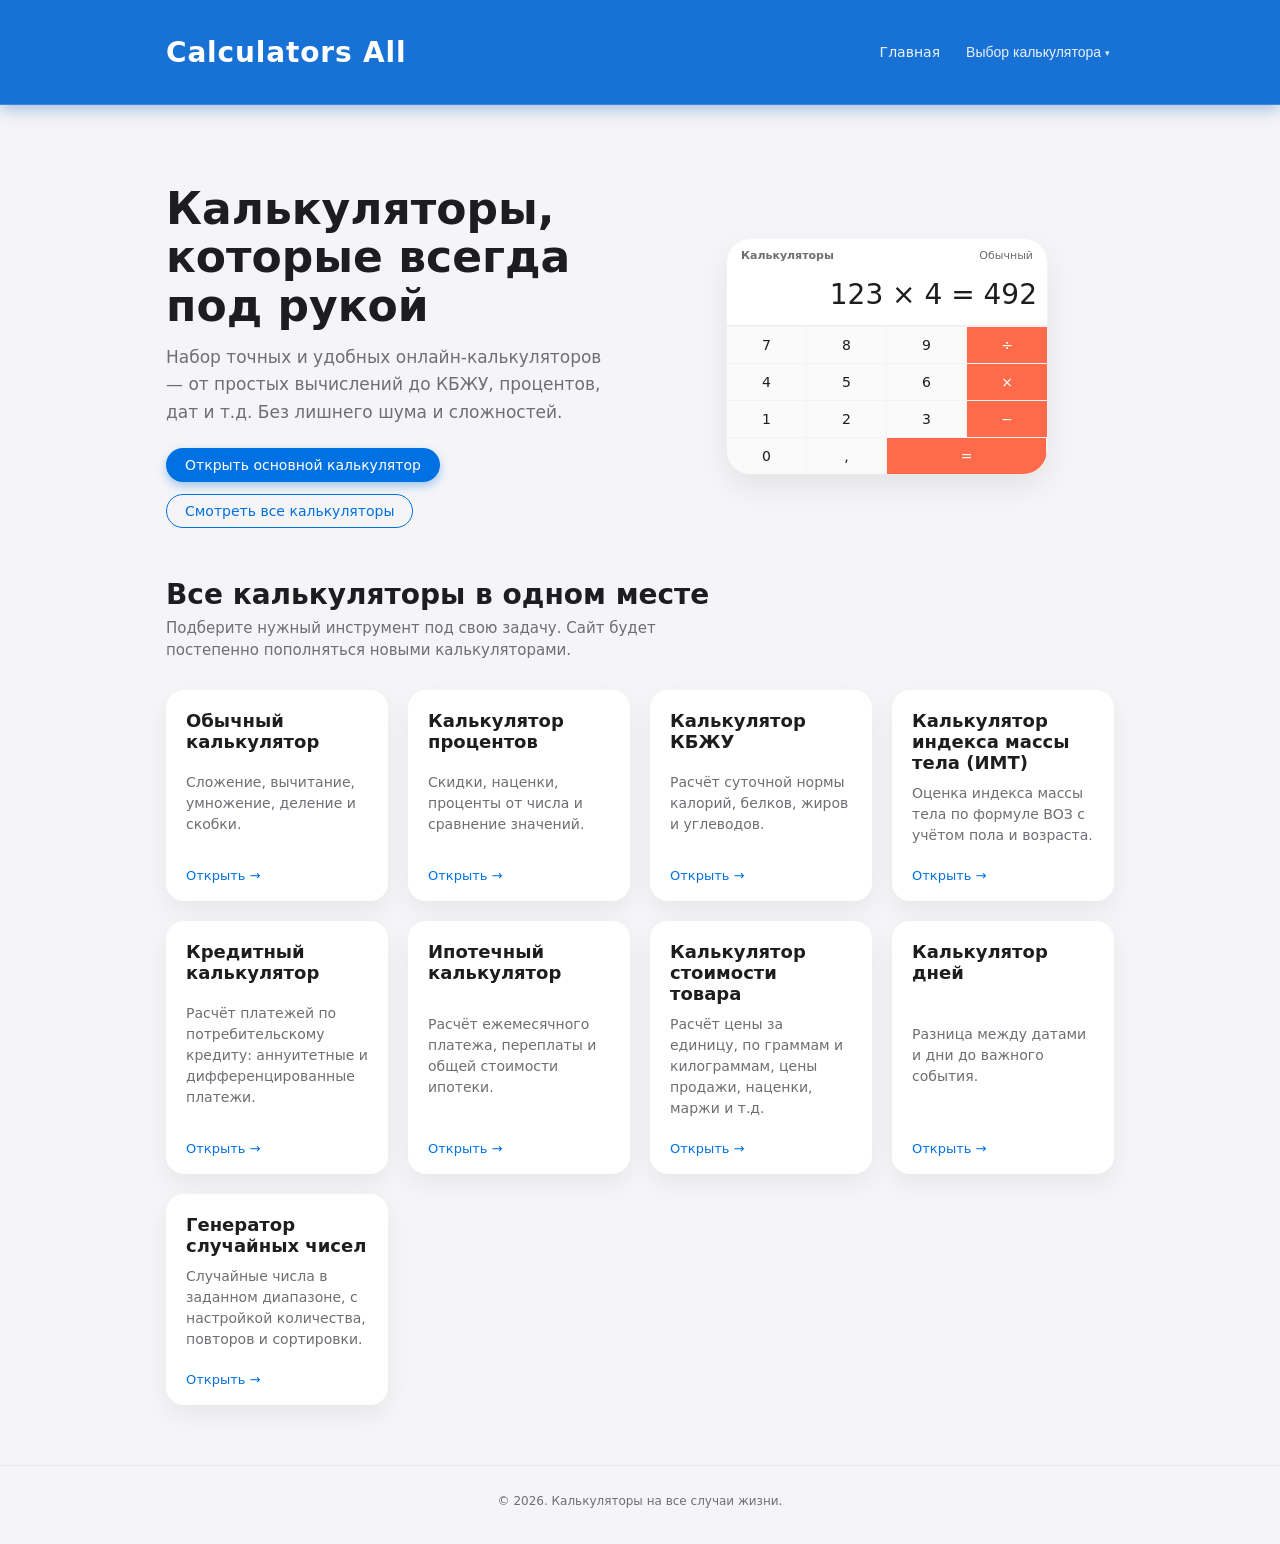
<file: index.html>
<!DOCTYPE html>
<html lang="ru">
<head>
  <meta charset="UTF-8" />
  <meta name="viewport" content="width=device-width, initial-scale=1.0">
  <title>Калькуляторы на все случаи жизни — онлайн калькуляторы бесплатно</title>
  <meta name="description" content="Набор удобных онлайн‑калькуляторов: обычный, процентный, КБЖУ, ИМТ, кредитный, ипотечный, дней, генератор чисел, стоимости товара. Быстрые вычисления без рекламы.">
  <meta property="og:title" content="Калькуляторы на все случаи жизни">
  <meta property="og:description" content="Бесплатные точные калькуляторы для любых задач — финансы, здоровье, математика, даты, розыгрыши.">
  <meta property="og:type" content="website">
  <meta property="og:url" content="https://calculators-all.ru/">
  <meta property="og:image" content="https://calculators-all.ru/og-preview.png">
  <link rel="icon" href="favicon.ico" type="image/x-icon">
  <link rel="stylesheet" href="css/style.css" />
</head>
<body>
  <header class="site-header">
    <div class="container top-nav">
      <a href="index.html" class="logo">Calculators All</a>
      <nav class="main-nav">
        <a href="index.html" class="nav-link">Главная</a>
        <div class="nav-dropdown">
          <button type="button" class="nav-drop-btn" aria-expanded="false" aria-haspopup="true">
            Выбор калькулятора
          </button>
          <div class="nav-drop-menu">
            <a href="calc-basic.html">Обычный калькулятор</a>
            <a href="calc-percent.html">Калькулятор процентов</a>
            <a href="calc-kbju.html">Калькулятор КБЖУ</a>
            <a href="calc-bmi.html">Индекс массы тела (ИМТ)</a>
            <a href="calc-credit.html">Кредитный калькулятор</a>
            <a href="calc-ipotec.html">Ипотечный калькулятор</a>
            <a href="calc-product.html">Калькулятор стоимости товара</a>
            <a href="calc-days.html">Калькулятор дней</a>
            <a href="calc-random.html">Генератор случайных чисел</a>
          </div>
        </div>
      </nav>
    </div>
  </header>

  <main>
    <!-- Hero-блок -->
    <section class="hero">
      <div class="container hero-inner">
        <div class="hero-content">
          <h1>Калькуляторы, которые всегда под рукой</h1>
          <p>
            Набор точных и удобных онлайн‑калькуляторов — от простых
            вычислений до КБЖУ, процентов, дат и т.д. Без
            лишнего шума и сложностей.
          </p>
          <div class="hero-actions">
            <a class="btn-primary" href="calc-basic.html">Открыть основной калькулятор</a>
            <a class="btn-secondary" href="#catalog">Смотреть все калькуляторы</a>
          </div>
        </div>
        <div class="hero-visual">
          <div class="hero-calculator-preview">
            <div class="preview-header">
              <span class="preview-title">Калькуляторы</span>
              <span class="preview-mode">Обычный</span>
            </div>
            <div class="preview-display">123 × 4 = 492</div>
            <div class="preview-keys">
              <span>7</span><span>8</span><span>9</span><span class="op">÷</span>
              <span>4</span><span>5</span><span>6</span><span class="op">×</span>
              <span>1</span><span>2</span><span>3</span><span class="op">−</span>
              <span>0</span><span>,</span><span class="eq">=</span>
            </div>
          </div>
        </div>
      </div>
    </section>

    <!-- Каталог калькуляторов -->
    <section id="catalog" class="catalog-section">
      <div class="container">
        <h2>Все калькуляторы в одном месте</h2>
        <p class="section-subtitle">
          Подберите нужный инструмент под свою задачу. Сайт будет постепенно пополняться
          новыми калькуляторами.
        </p>

        <div class="catalog-grid">
          <a class="card" href="calc-basic.html" aria-label="Открыть обычный калькулятор">
            <h3>Обычный калькулятор</h3>
            <p>Сложение, вычитание, умножение, деление и скобки.</p>
            <span class="card-link">Открыть →</span>
          </a>

          <a class="card" href="calc-percent.html" aria-label="Открыть калькулятор процентов">
            <h3>Калькулятор процентов</h3>
            <p>Скидки, наценки, проценты от числа и сравнение значений.</p>
            <span class="card-link">Открыть →</span>
          </a>

          <a class="card" href="calc-kbju.html" aria-label="Открыть калькулятор КБЖУ">
            <h3>Калькулятор КБЖУ</h3>
            <p>Расчёт суточной нормы калорий, белков, жиров и углеводов.</p>
            <span class="card-link">Открыть →</span>
          </a>

          <a class="card" href="calc-bmi.html" aria-label="Открыть калькулятор индекса массы тела">
            <h3>Калькулятор индекса массы тела (ИМТ)</h3>
            <p>Оценка индекса массы тела по формуле ВОЗ с учётом пола и возраста.</p>
            <span class="card-link">Открыть →</span>
          </a>

          <a class="card" href="calc-credit.html" aria-label="Открыть кредитный калькулятор">
            <h3>Кредитный калькулятор</h3>
            <p>Расчёт платежей по потребительскому кредиту: аннуитетные и дифференцированные платежи.</p>
            <span class="card-link">Открыть →</span>
          </a>

          <a class="card" href="calc-ipotec.html" aria-label="Открыть ипотечный калькулятор">
            <h3>Ипотечный калькулятор</h3>
            <p>Расчёт ежемесячного платежа, переплаты и общей стоимости ипотеки.</p>
            <span class="card-link">Открыть →</span>
          </a>

          <a class="card" href="calc-product.html" aria-label="Открыть калькулятор стоимости товара">
            <h3>Калькулятор стоимости товара</h3>
            <p>Расчёт цены за единицу, по граммам и килограммам, цены продажи, наценки, маржи и т.д.</p>
            <span class="card-link">Открыть →</span>
          </a>

          <a class="card" href="calc-days.html" aria-label="Открыть калькулятор дней">
            <h3>Калькулятор дней</h3>
            <p>Разница между датами и дни до важного события.</p>
            <span class="card-link">Открыть →</span>
          </a>

          <a class="card" href="calc-random.html" aria-label="Открыть генератор случайных чисел">
            <h3>Генератор случайных чисел</h3>
            <p>Случайные числа в заданном диапазоне, с настройкой количества, повторов и сортировки.</p>
            <span class="card-link">Открыть →</span>
          </a>
        </div>
      </div>
    </section>
  </main>

  <footer>
    <div class="container">
      <p>© 2026. Калькуляторы на все случаи жизни.</p>
    </div>
  </footer>

  <script src="js/main.js"></script>
  <!-- Yandex.Metrika counter -->
  <script type="text/javascript">
    (function(m,e,t,r,i,k,a){
        m[i]=m[i]||function(){(m[i].a=m[i].a||[]).push(arguments)};
        m[i].l=1*new Date();
        for (var j = 0; j < document.scripts.length; j++) {if (document.scripts[j].src === r) { return; }}
        k=e.createElement(t),a=e.getElementsByTagName(t)[0],k.async=1,k.src=r,a.parentNode.insertBefore(k,a)
    })(window, document,'script','https://mc.yandex.ru/metrika/tag.js?id=107017143', 'ym');
    ym(107017143, 'init', {ssr:true, webvisor:true, clickmap:true, ecommerce:"dataLayer", referrer: document.referrer, url: location.href, accurateTrackBounce:true, trackLinks:true});
  </script>
  <noscript><div><img src="https://mc.yandex.ru/watch/107017143" style="position:absolute; left:-9999px;" alt="" /></div></noscript>
  <!-- /Yandex.Metrika counter -->
<script>
  // Диагностика: проверяем, есть ли что-то, что блокирует фокус
  document.addEventListener('DOMContentLoaded', function() {
    console.log('=== ДИАГНОСТИКА ФОКУСА ===');
    console.log('Страница загружена');
    
    // Проверяем, нет ли глобального обработчика, блокирующего клики
    var allElements = document.querySelectorAll('*');
    var hasBlocking = false;
    
    allElements.forEach(function(el) {
      var style = window.getComputedStyle(el);
      if (style.pointerEvents === 'none' && el.tagName !== 'HTML' && el.tagName !== 'BODY') {
        console.warn('Элемент с pointer-events: none:', el);
        hasBlocking = true;
      }
      if (style.userSelect === 'none' && (el.tagName === 'INPUT' || el.tagName === 'TEXTAREA')) {
        console.warn('Поле ввода с user-select: none:', el);
        hasBlocking = true;
      }
    });
    
    if (!hasBlocking) {
      console.log('✅ Нет глобальных блокировок pointer-events или user-select');
    }
    
    // Проверяем, есть ли поля ввода на текущей странице
    var inputs = document.querySelectorAll('input, textarea, select');
    console.log('Найдено полей ввода:', inputs.length);
    
    if (inputs.length === 0) {
      console.log('⚠️ На этой странице нет полей ввода. Перейдите на страницу калькулятора.');
    } else {
      inputs.forEach(function(input, i) {
        console.log('Поле ' + i + ':', input);
        input.addEventListener('mousedown', function(e) {
          console.log('mousedown на поле', input);
        });
        input.addEventListener('click', function(e) {
          console.log('click на поле', input);
        });
        input.addEventListener('focus', function(e) {
          console.log('✅ FOCUS получен на поле', input);
        });
      });
    }
  });
</script>
<script type="application/ld+json">
{
  "@context": "https://schema.org",
  "@type": "WebSite",
  "name": "Calculators All",
  "url": "https://calculators-all.ru/",
  "description": "Набор удобных онлайн‑калькуляторов: обычный, процентный, КБЖУ, ИМТ, кредитный, ипотечный, дней, генератор чисел, стоимости товара.",
  "potentialAction": {
    "@type": "SearchAction",
    "target": "https://calculators-all.ru/search?q={search_term_string}",
    "query-input": "required name=search_term_string"
  }
}
</script>
</body>
</html>
</file>
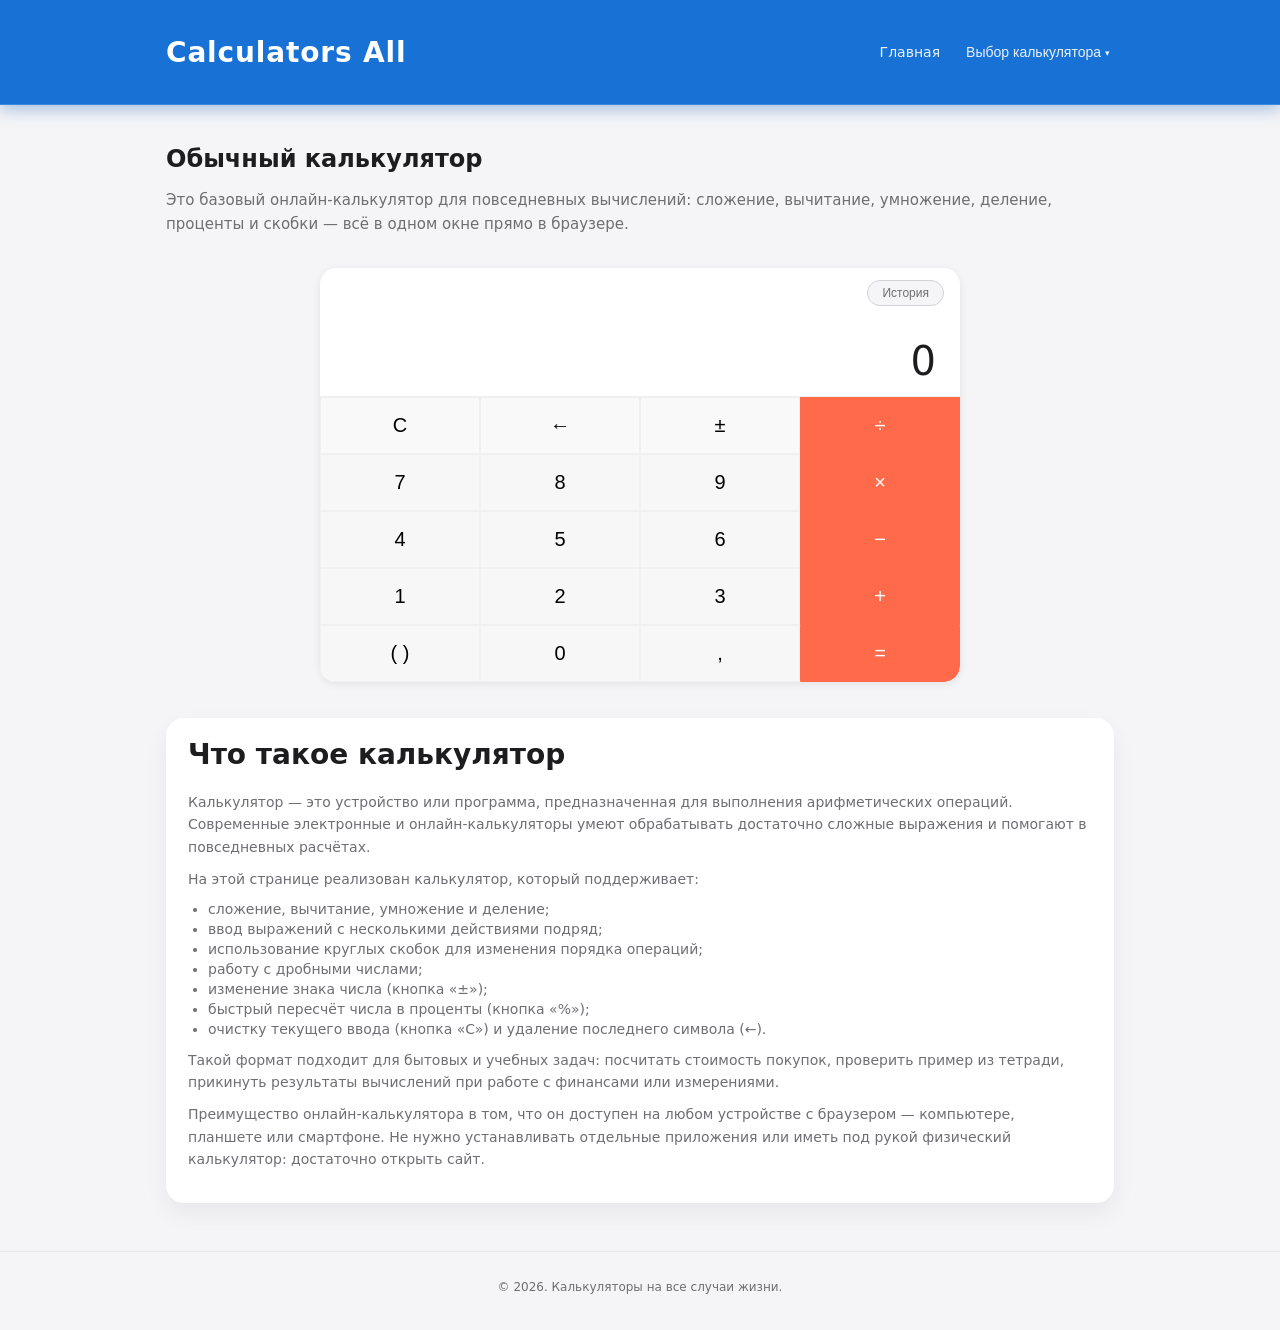
<file: calc-basic.html>
<!DOCTYPE html>
<html lang="ru">
<head>
  <meta charset="UTF-8" />
  <meta name="viewport" content="width=device-width, initial-scale=1.0">
  <title>Обычный калькулятор онлайн — простой арифметический калькулятор</title>
  <meta name="description" content="Бесплатный обычный калькулятор онлайн для сложения, вычитания, умножения, деления, процентов и скобок. Удобный интерфейс, работает без установки.">
  <meta property="og:title" content="Обычный калькулятор онлайн">
  <meta property="og:description" content="Простой арифметический калькулятор для повседневных вычислений. Поддерживает скобки, проценты, смену знака.">
  <meta property="og:type" content="website">
  <meta property="og:url" content="https://calculators-all.ru/calc-basic.html">
  <meta property="og:image" content="https://calculators-all.ru/og-preview.png">
  <link rel="icon" href="favicon.ico" type="image/x-icon">
  <link rel="stylesheet" href="css/style.css" />
</head>
<body>
  <header class="site-header">
    <div class="container top-nav">
      <a href="index.html" class="logo">Сalculators All</a>
      <nav class="main-nav">
        <a href="index.html" class="nav-link">Главная</a>
        <div class="nav-dropdown">
          <button type="button" class="nav-drop-btn" aria-expanded="false" aria-haspopup="true">
            Выбор калькулятора
          </button>
          <div class="nav-drop-menu">
            <a href="calc-basic.html">Обычный калькулятор</a>
            <a href="calc-percent.html">Калькулятор процентов</a>
            <a href="calc-scientific.html">Инженерный калькулятор</a>
            <a href="calc-kbju.html">Калькулятор КБЖУ</a>
            <a href="calc-bmi.html">Индекс массы тела (ИМТ)</a>
            <a href="calc-credit.html">Кредитный калькулятор</a>
            <a href="calc-ipotec.html">Ипотечный калькулятор</a>
            <a href="calc-product.html">Калькулятор стоимости товара</a>
            <a href="calc-days.html">Калькулятор дней</a>
            <a href="calc-random.html">Генератор случайных чисел</a>
          </div>
        </div>
      </nav>
    </div>
  </header>

  <main class="container page-main calculator-page">
    <section class="calculator-section">
      <h1 class="page-title">Обычный калькулятор</h1>
      <p class="calculator-section-intro">
        Это базовый онлайн‑калькулятор для повседневных вычислений:
        сложение, вычитание, умножение, деление, проценты и скобки —
        всё в одном окне прямо в браузере.
      </p>

<div class="calculator calculator-wide">
  <div class="calc-header">
    <div class="calc-top-actions">
      <button type="button" class="calc-history-toggle" id="basic-history-toggle">История</button>
    </div>
    <div class="calc-display" id="calc-display">0</div>
  </div>

  <div class="calc-history" id="basic-history" style="display: none;">
    <div class="calc-history-header">
      <div class="calc-history-title">Последние вычисления</div>
      <button type="button" class="calc-history-clear" id="basic-history-clear">Очистить</button>
    </div>
    <div class="calc-history-list" id="basic-history-list"></div>
  </div>

  <div class="calc-grid">
    <!-- ряд 1 -->
    <button class="btn btn-light" data-action="clear" aria-label="Очистить всё">C</button>
    <button class="btn btn-light" data-action="backspace" aria-label="Удалить последний символ">←</button>
    <button class="btn btn-light" data-action="plusminus" aria-label="Сменить знак">±</button>
    <button class="btn btn-operator" data-action="operator" data-value="/" aria-label="Деление">÷</button>

    <!-- ряд 2 -->
    <button class="btn" data-action="digit" data-value="7" aria-label="7">7</button>
    <button class="btn" data-action="digit" data-value="8" aria-label="8">8</button>
    <button class="btn" data-action="digit" data-value="9" aria-label="9">9</button>
    <button class="btn btn-operator" data-action="operator" data-value="*" aria-label="Умножение">×</button>

    <!-- ряд 3 -->
    <button class="btn" data-action="digit" data-value="4" aria-label="4">4</button>
    <button class="btn" data-action="digit" data-value="5" aria-label="5">5</button>
    <button class="btn" data-action="digit" data-value="6" aria-label="6">6</button>
    <button class="btn btn-operator" data-action="operator" data-value="-" aria-label="Вычитание">−</button>

    <!-- ряд 4 -->
    <button class="btn" data-action="digit" data-value="1" aria-label="1">1</button>
    <button class="btn" data-action="digit" data-value="2" aria-label="2">2</button>
    <button class="btn" data-action="digit" data-value="3" aria-label="3">3</button>
    <button class="btn btn-operator" data-action="operator" data-value="+" aria-label="Сложение">+</button>

    <!-- ряд 5 -->
    <button class="btn" data-action="paren" data-value="(" aria-label="Открыть скобку">( )</button>
    <button class="btn" data-action="digit" data-value="0" aria-label="0">0</button>
    <button class="btn" data-action="dot" data-value="." aria-label="Десятичная точка">,</button>
    <button class="btn btn-operator btn-equal" data-action="equals" aria-label="Равно">=</button>
  </div>
</div>
    <section class="calculator-info">
      <h2>Что такое калькулятор</h2>
      <p>
        Калькулятор — это устройство или программа, предназначенная
        для выполнения арифметических операций. Современные электронные
        и онлайн‑калькуляторы умеют обрабатывать достаточно сложные
        выражения и помогают в повседневных расчётах.
      </p>
      <p>На этой странице реализован калькулятор, который поддерживает:</p>
      <ul>
        <li>сложение, вычитание, умножение и деление;</li>
        <li>ввод выражений с несколькими действиями подряд;</li>
        <li>использование круглых скобок для изменения порядка операций;</li>
        <li>работу с дробными числами;</li>
        <li>изменение знака числа (кнопка «±»);</li>
        <li>быстрый пересчёт числа в проценты (кнопка «%»);</li>
        <li>очистку текущего ввода (кнопка «C») и удаление последнего символа (←).</li>
      </ul>
      <p>
        Такой формат подходит для бытовых и учебных задач: посчитать
        стоимость покупок, проверить пример из тетради, прикинуть
        результаты вычислений при работе с финансами или измерениями.
      </p>
      <p>
        Преимущество онлайн‑калькулятора в том, что он доступен на любом
        устройстве с браузером — компьютере, планшете или смартфоне.
        Не нужно устанавливать отдельные приложения или иметь под рукой
        физический калькулятор: достаточно открыть сайт.
      </p>
    </section>
  </main>

  <footer>
    <div class="container">
      <p>© 2026. Калькуляторы на все случаи жизни.</p>
    </div>
  </footer>

  <script src="js/main.js"></script>
  <script src="js/calc-basic.js"></script>
  <!-- Yandex.Metrika counter -->
  <script type="text/javascript">
    (function(m,e,t,r,i,k,a){
        m[i]=m[i]||function(){(m[i].a=m[i].a||[]).push(arguments)};
        m[i].l=1*new Date();
        for (var j = 0; j < document.scripts.length; j++) {if (document.scripts[j].src === r) { return; }}
        k=e.createElement(t),a=e.getElementsByTagName(t)[0],k.async=1,k.src=r,a.parentNode.insertBefore(k,a)
    })(window, document,'script','https://mc.yandex.ru/metrika/tag.js?id=107017143', 'ym');
    ym(107017143, 'init', {ssr:true, webvisor:true, clickmap:true, ecommerce:"dataLayer", referrer: document.referrer, url: location.href, accurateTrackBounce:true, trackLinks:true});
  </script>
  <noscript><div><img src="https://mc.yandex.ru/watch/107017143" style="position:absolute; left:-9999px;" alt="" /></div></noscript>
  <!-- /Yandex.Metrika counter -->
   <script type="application/ld+json">
{
  "@context": "https://schema.org",
  "@type": "WebApplication",
  "name": "Обычный калькулятор",
  "description": "Бесплатный обычный калькулятор онлайн для сложения, вычитания, умножения, деления, процентов и скобок.",
  "url": "https://calculators-all.ru/calc-basic.html",
  "applicationCategory": "UtilityApplication",
  "operatingSystem": "All",
  "offers": {
    "@type": "Offer",
    "price": "0",
    "priceCurrency": "RUB"
  },
  "featureList": "Сложение, вычитание, умножение, деление, проценты, скобки, смена знака"
}
</script>
</body>
</html>
</file>
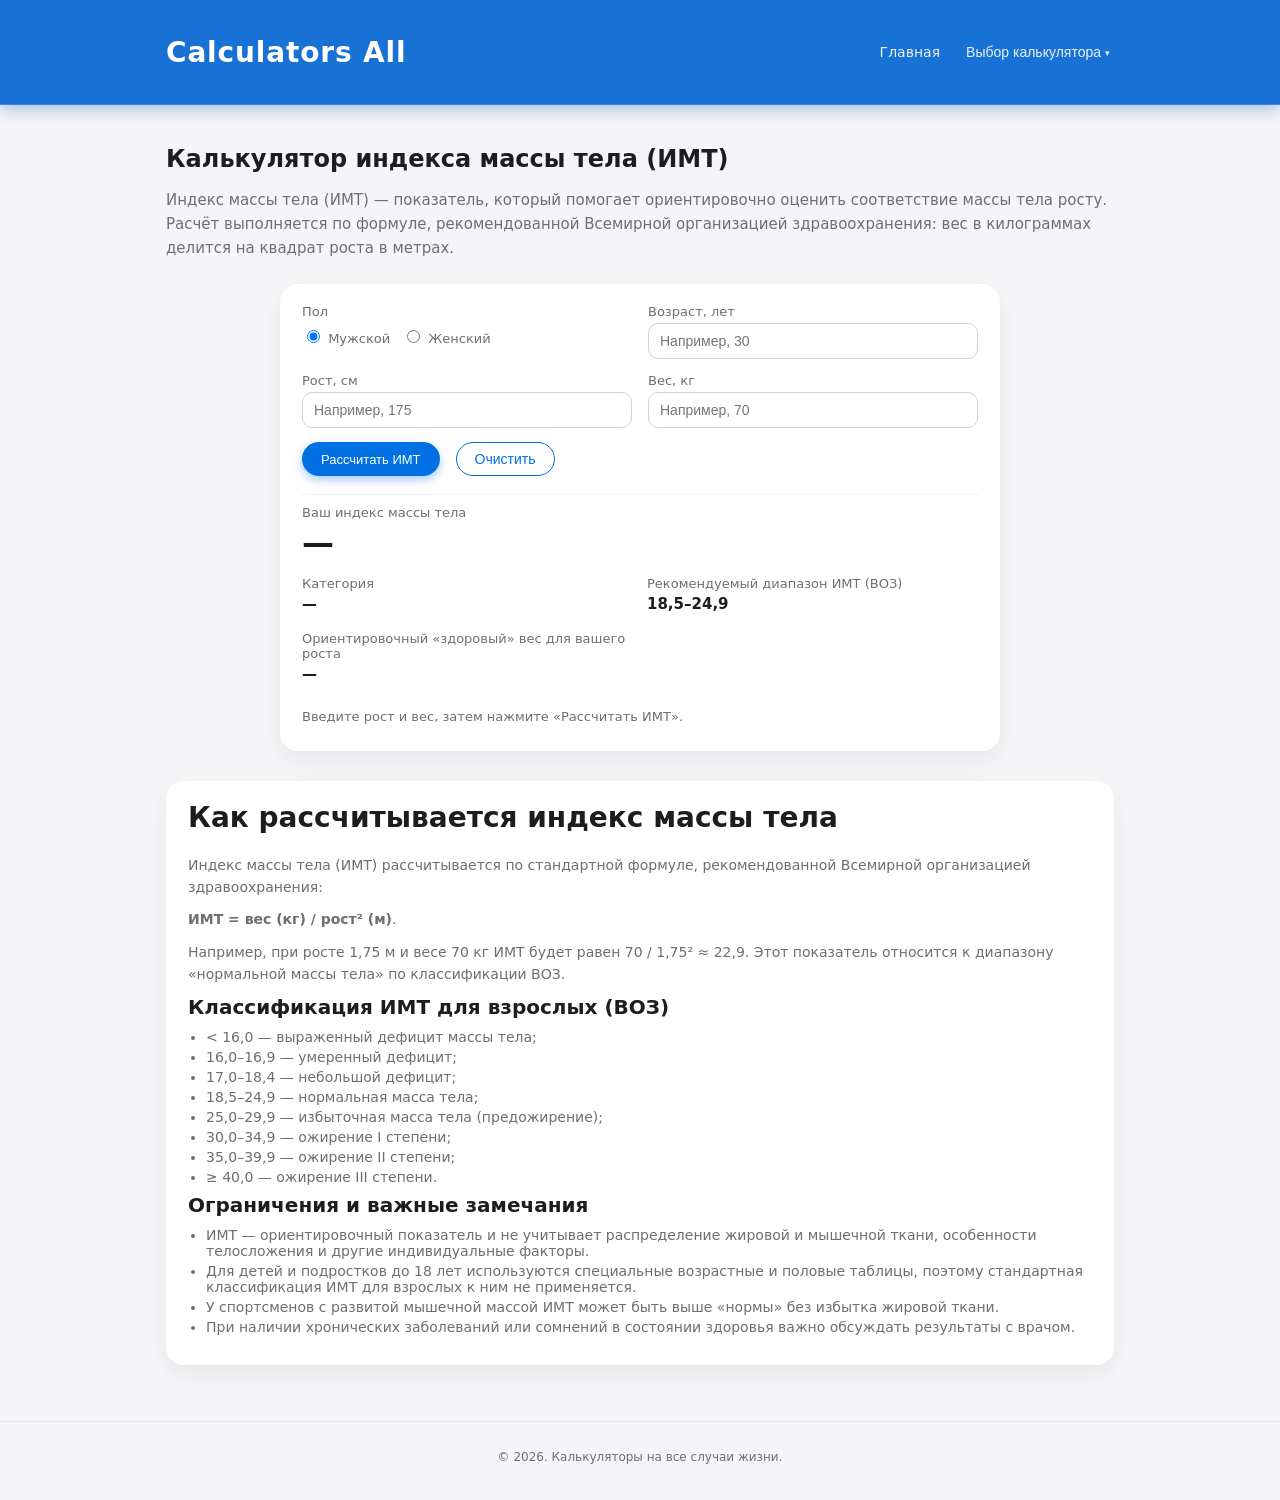
<file: calc-bmi.html>
<!DOCTYPE html>
<html lang="ru">
<head>
  <meta charset="UTF-8" />
  <meta name="viewport" content="width=device-width, initial-scale=1.0">

  <title>Калькулятор индекса массы тела (ИМТ) онлайн — рассчитать ИМТ по формуле ВОЗ</title>

  <meta name="description" content="Бесплатный калькулятор индекса массы тела (ИМТ) для взрослых. Рассчитайте свой ИМТ по формуле ВОЗ, узнайте категорию веса и рекомендуемый здоровый диапазон. Учитывает пол и возраст.">

  <meta property="og:title" content="Калькулятор индекса массы тела (ИМТ)">
  <meta property="og:description" content="Онлайн расчёт ИМТ с классификацией ВОЗ. Просто введите рост, вес, возраст и пол.">
  <meta property="og:type" content="website">
  <meta property="og:url" content="https://calculators-all.ru/calc-bmi.html">
  <meta property="og:image" content="https://calculators-all.ru/og-preview.png">

  <link rel="icon" href="favicon.ico" type="image/x-icon">
  <link rel="stylesheet" href="css/style.css" />
</head>
<body>
  <header class="site-header">
    <div class="container top-nav">
      <a href="index.html" class="logo">Сalculators All</a>
      <nav class="main-nav">
        <a href="index.html" class="nav-link">Главная</a>
        <div class="nav-dropdown">
          <button type="button" class="nav-drop-btn" aria-expanded="false" aria-haspopup="true">
            Выбор калькулятора
          </button>
          <div class="nav-drop-menu">
            <a href="calc-basic.html">Обычный калькулятор</a>
            <a href="calc-percent.html">Калькулятор процентов</a>
            <a href="calc-scientific.html">Инженерный калькулятор</a>
            <a href="calc-kbju.html">Калькулятор КБЖУ</a>
            <a href="calc-bmi.html">Индекс массы тела (ИМТ)</a>
            <a href="calc-credit.html">Кредитный калькулятор</a>
            <a href="calc-ipotec.html">Ипотечный калькулятор</a>
            <a href="calc-product.html">Калькулятор стоимости товара</a>
            <a href="calc-days.html">Калькулятор дней</a>
            <a href="calc-random.html">Генератор случайных чисел</a>
          </div>
        </div>
      </nav>
    </div>
  </header>

  <main class="container page-main calculator-page">
    <section class="calculator-section">
      <h1 class="page-title">Калькулятор индекса массы тела (ИМТ)</h1>
      <p class="calculator-section-intro">
        Индекс массы тела (ИМТ) — показатель, который помогает ориентировочно
        оценить соответствие массы тела росту. Расчёт выполняется по формуле,
        рекомендованной Всемирной организацией здравоохранения: вес в
        килограммах делится на квадрат роста в метрах.
      </p>

      <div class="bmi-card">
        <form id="bmi-form" novalidate>
          <div class="percent-row">
            <div class="percent-field">
              <label>Пол</label>
              <div class="kbju-radio-group">
                <label>
                  <input type="radio" name="sex" value="male" checked aria-label="Мужской" />
                  Мужской
                </label>
                <label>
                  <input type="radio" name="sex" value="female" aria-label="Женский" />
                  Женский
                </label>
              </div>
            </div>
            <div class="percent-field">
              <label>Возраст, лет</label>
              <input type="number" name="age" placeholder="Например, 30" aria-label="Возраст в годах" />
            </div>
          </div>

          <div class="percent-row">
            <div class="percent-field">
              <label>Рост, см</label>
              <input type="number" name="height" placeholder="Например, 175" aria-label="Рост в сантиметрах" required />
            </div>
            <div class="percent-field">
              <label>Вес, кг</label>
              <input type="number" step="any" name="weight" placeholder="Например, 70" aria-label="Вес в килограммах" required />
            </div>
          </div>

          <div class="percent-actions kbju-actions">
            <button type="submit" class="btn-calc">Рассчитать ИМТ</button>
            <button type="button" class="btn-secondary" id="bmi-clear-btn">Очистить</button>
          </div>

          <div class="bmi-result">
            <div class="bmi-main">
              <div class="bmi-main-label">Ваш индекс массы тела</div>
              <div class="bmi-main-value" id="bmi-value">—</div>
            </div>

            <div class="bmi-details">
              <div>
                <div class="bmi-detail-label">Категория</div>
                <div class="bmi-detail-value" id="bmi-category">—</div>
              </div>
              <div>
                <div class="bmi-detail-label">Рекомендуемый диапазон ИМТ (ВОЗ)</div>
                <div class="bmi-detail-value" id="bmi-normal-range">18,5–24,9</div>
              </div>
              <div>
                <div class="bmi-detail-label">Ориентировочный «здоровый» вес для вашего роста</div>
                <div class="bmi-detail-value" id="bmi-ideal-weight">—</div>
              </div>
            </div>

            <div class="kbju-note" id="bmi-note">
              Введите рост и вес, затем нажмите «Рассчитать ИМТ».
            </div>
          </div>
        </form>
      </div>
    </section>

    <section class="bmi-info">
      <h2>Как рассчитывается индекс массы тела</h2>
      <p>
        Индекс массы тела (ИМТ) рассчитывается по стандартной формуле,
        рекомендованной Всемирной организацией здравоохранения:
      </p>
      <p><strong>ИМТ = вес (кг) / рост² (м)</strong>.</p>
      <p>
        Например, при росте 1,75 м и весе 70 кг ИМТ будет равен
        70 / 1,75² ≈ 22,9. Этот показатель относится к диапазону
        «нормальной массы тела» по классификации ВОЗ.
      </p>

      <h3>Классификация ИМТ для взрослых (ВОЗ)</h3>
      <ul>
        <li>&lt; 16,0 — выраженный дефицит массы тела;</li>
        <li>16,0–16,9 — умеренный дефицит;</li>
        <li>17,0–18,4 — небольшой дефицит;</li>
        <li>18,5–24,9 — нормальная масса тела;</li>
        <li>25,0–29,9 — избыточная масса тела (предожирение);</li>
        <li>30,0–34,9 — ожирение I степени;</li>
        <li>35,0–39,9 — ожирение II степени;</li>
        <li>≥ 40,0 — ожирение III степени.</li>
      </ul>

      <h3>Ограничения и важные замечания</h3>
      <ul>
        <li>
          ИМТ — ориентировочный показатель и не учитывает распределение
          жировой и мышечной ткани, особенности телосложения и другие
          индивидуальные факторы.
        </li>
        <li>
          Для детей и подростков до 18 лет используются специальные
          возрастные и половые таблицы, поэтому стандартная классификация
          ИМТ для взрослых к ним не применяется.
        </li>
        <li>
          У спортсменов с развитой мышечной массой ИМТ может быть выше
          «нормы» без избытка жировой ткани.
        </li>
        <li>
          При наличии хронических заболеваний или сомнений в состоянии
          здоровья важно обсуждать результаты с врачом.
        </li>
      </ul>
    </section>
  </main>

  <footer>
    <div class="container">
      <p>© 2026. Калькуляторы на все случаи жизни.</p>
    </div>
  </footer>

  <script src="js/main.js"></script>
  <script src="js/calc-bmi.js"></script>
  <!-- Yandex.Metrika counter -->
  <script type="text/javascript">
    (function(m,e,t,r,i,k,a){
        m[i]=m[i]||function(){(m[i].a=m[i].a||[]).push(arguments)};
        m[i].l=1*new Date();
        for (var j = 0; j < document.scripts.length; j++) {if (document.scripts[j].src === r) { return; }}
        k=e.createElement(t),a=e.getElementsByTagName(t)[0],k.async=1,k.src=r,a.parentNode.insertBefore(k,a)
    })(window, document,'script','https://mc.yandex.ru/metrika/tag.js?id=107017143', 'ym');
    ym(107017143, 'init', {ssr:true, webvisor:true, clickmap:true, ecommerce:"dataLayer", referrer: document.referrer, url: location.href, accurateTrackBounce:true, trackLinks:true});
  </script>
  <noscript><div><img src="https://mc.yandex.ru/watch/107017143" style="position:absolute; left:-9999px;" alt="" /></div></noscript>
  <!-- /Yandex.Metrika counter -->
   <script type="application/ld+json">
{
  "@context": "https://schema.org",
  "@type": "WebApplication",
  "name": "Калькулятор индекса массы тела (ИМТ)",
  "description": "Бесплатный калькулятор ИМТ. Рассчитайте индекс массы тела по формуле ВОЗ, узнайте категорию веса и рекомендуемый здоровый диапазон.",
  "url": "https://calculators-all.ru/calc-bmi.html",
  "applicationCategory": "HealthApplication",
  "operatingSystem": "All",
  "offers": {
    "@type": "Offer",
    "price": "0",
    "priceCurrency": "RUB"
  },
  "featureList": "Расчёт ИМТ, категория веса, здоровый диапазон, учёт пола и возраста"
}
</script>
</body>
</html>
</file>
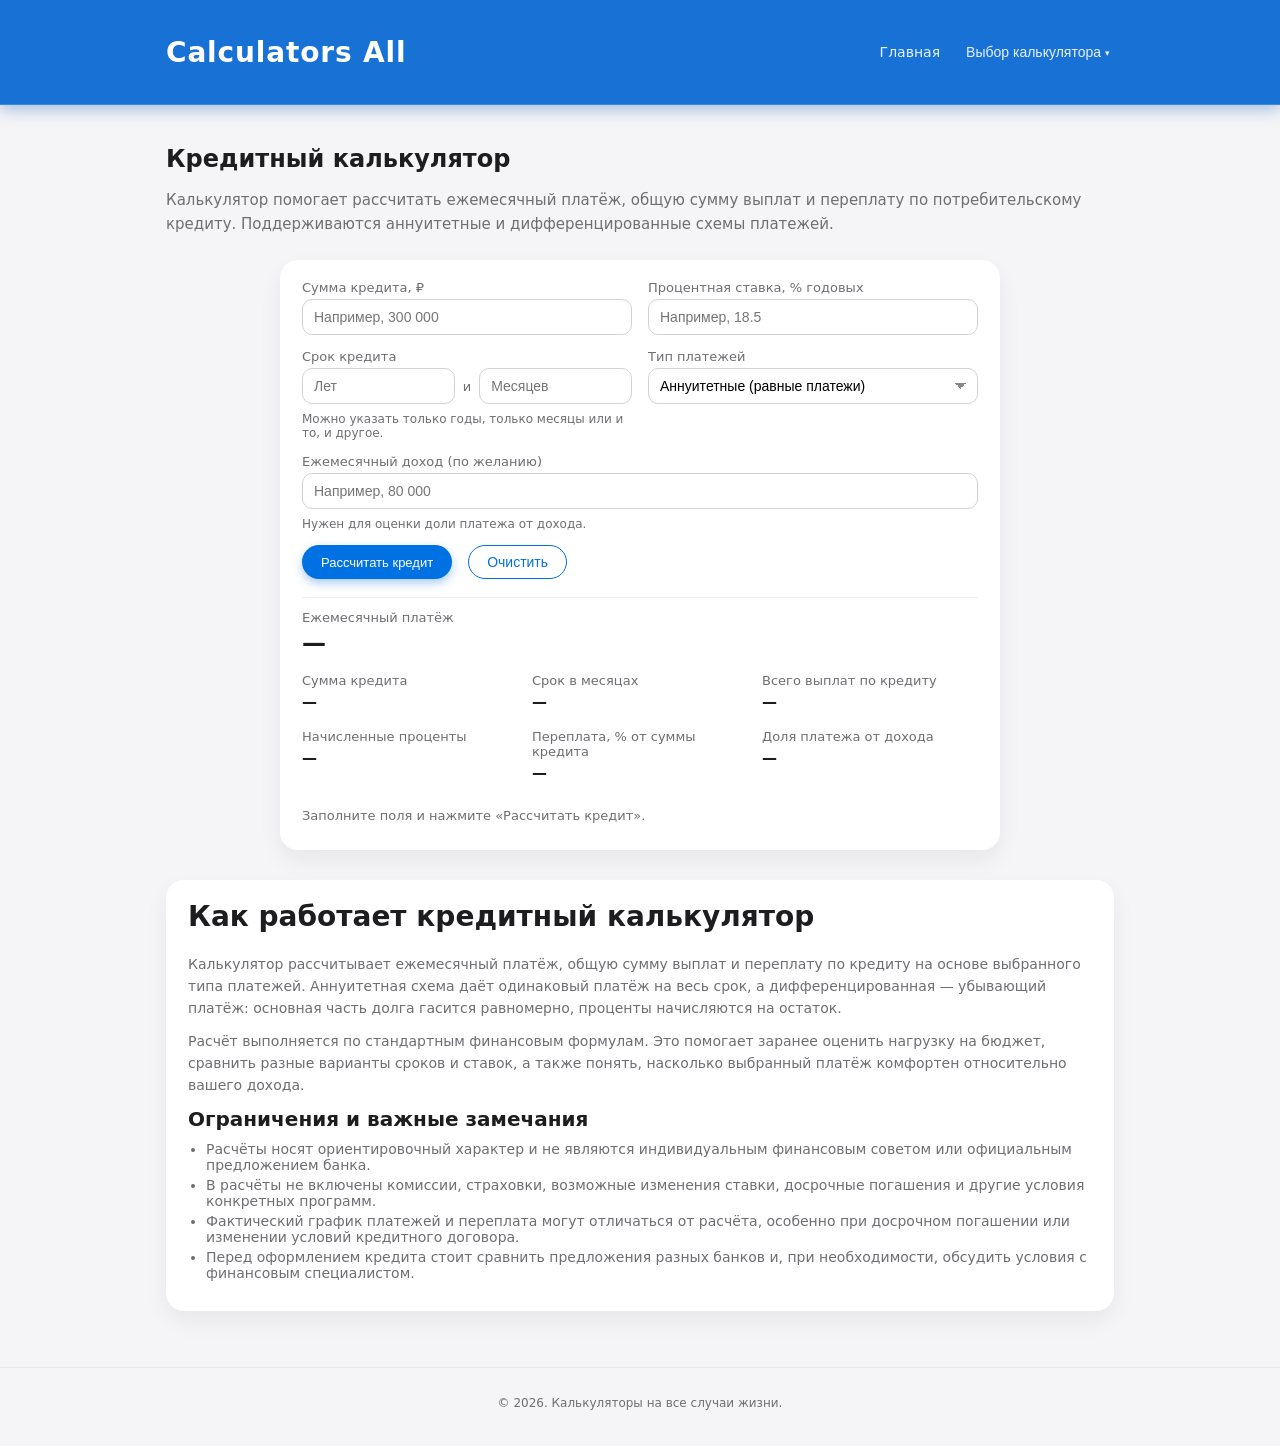
<file: calc-credit.html>
<!DOCTYPE html>
<html lang="ru">
<head>
  <meta charset="UTF-8" />
  <meta name="viewport" content="width=device-width, initial-scale=1.0">
  <title>Кредитный калькулятор онлайн — рассчитать платежи, переплату, ставку</title>
  <meta name="description" content="Бесплатный кредитный калькулятор. Расчёт ежемесячных платежей, переплаты и общей суммы кредита. Аннуитетные и дифференцированные платежи. Сравните условия.">
  <meta property="og:title" content="Кредитный калькулятор — рассчитать кредит онлайн">
  <meta property="og:description" content="Узнайте ежемесячный платёж, переплату и срок кредита. Поддерживаются аннуитетные и дифференцированные платежи.">
  <meta property="og:type" content="website">
  <meta property="og:url" content="https://calculators-all.ru/calc-credit.html">
  <meta property="og:image" content="https://calculators-all.ru/og-preview.png">
  <link rel="icon" href="favicon.ico" type="image/x-icon">
  <link rel="stylesheet" href="css/style.css" />
</head>
<body>
  <header class="site-header">
    <div class="container top-nav">
      <a href="index.html" class="logo">Сalculators All</a>
      <nav class="main-nav">
        <a href="index.html" class="nav-link">Главная</a>
        <div class="nav-dropdown">
          <button type="button" class="nav-drop-btn" aria-expanded="false" aria-haspopup="true">
            Выбор калькулятора
          </button>
          <div class="nav-drop-menu">
            <a href="calc-basic.html">Обычный калькулятор</a>
            <a href="calc-percent.html">Калькулятор процентов</a>
            <a href="calc-scientific.html">Инженерный калькулятор</a>
            <a href="calc-kbju.html">Калькулятор КБЖУ</a>
            <a href="calc-bmi.html">Индекс массы тела (ИМТ)</a>
            <a href="calc-credit.html">Кредитный калькулятор</a>
            <a href="calc-ipotec.html">Ипотечный калькулятор</a>
            <a href="calc-product.html">Калькулятор стоимости товара</a>
            <a href="calc-days.html">Калькулятор дней</a>
            <a href="calc-random.html">Генератор случайных чисел</a>
          </div>
        </div>
      </nav>
    </div>
  </header>

  <main class="container page-main calculator-page">
    <section class="calculator-section">
      <h1 class="page-title">Кредитный калькулятор</h1>
      <p class="calculator-section-intro">
        Калькулятор помогает рассчитать ежемесячный платёж, общую сумму выплат
        и переплату по потребительскому кредиту. Поддерживаются аннуитетные и
        дифференцированные схемы платежей.
      </p>

      <div class="credit-card">
        <form id="credit-form" novalidate>
          <div class="percent-row">
            <div class="percent-field">
              <label for="credit-amount">Сумма кредита, ₽</label>
              <input type="number" step="any" id="credit-amount" name="amount" placeholder="Например, 300 000" aria-label="Сумма кредита в рублях" required>
            </div>
            <div class="percent-field">
              <label for="credit-rate">Процентная ставка, % годовых</label>
              <input type="number" step="0.01" min="0" id="credit-rate" name="rate" placeholder="Например, 18.5" aria-label="Процентная ставка" required>
            </div>
          </div>

          <div class="percent-row">
            <div class="percent-field">
              <label>Срок кредита</label>
              <div class="credit-term-group">
                <input type="number" id="credit-years" name="years" min="0" max="50" placeholder="Лет" aria-label="Количество лет">
                <span class="credit-term-separator">и</span>
                <input type="number" id="credit-months" name="months" min="0" max="600" placeholder="Месяцев" aria-label="Количество месяцев">
              </div>
              <div class="mortgage-dp-hint">
                Можно указать только годы, только месяцы или и то, и другое.
              </div>
            </div>
            <div class="percent-field">
              <label for="credit-type">Тип платежей</label>
              <select id="credit-type" name="paymentType" aria-label="Тип платежей">
                <option value="annuity" selected>Аннуитетные (равные платежи)</option>
                <option value="diff">Дифференцированные (убывающие платежи)</option>
              </select>
            </div>
          </div>

          <div class="percent-row">
            <div class="percent-field">
              <label for="credit-income">Ежемесячный доход (по желанию)</label>
              <input type="number" step="any" id="credit-income" name="income" placeholder="Например, 80 000" aria-label="Ежемесячный доход">
              <div class="mortgage-dp-hint">
                Нужен для оценки доли платежа от дохода.
              </div>
            </div>
          </div>

          <div class="percent-actions credit-actions">
            <button type="submit" class="btn-calc">Рассчитать кредит</button>
            <button type="button" class="btn-secondary" id="credit-clear-btn">Очистить</button>
          </div>

          <div class="credit-results">
            <div class="credit-result-main">
              <div class="credit-result-label">Ежемесячный платёж</div>
              <div class="credit-result-value" id="cr-pay">—</div>
            </div>

            <div class="mortgage-results-grid">
              <div>
                <div class="mortgage-result-label">Сумма кредита</div>
                <div class="mortgage-result-small" id="cr-amount">—</div>
              </div>
              <div>
                <div class="mortgage-result-label">Срок в месяцах</div>
                <div class="mortgage-result-small" id="cr-months">—</div>
              </div>
              <div>
                <div class="mortgage-result-label">Всего выплат по кредиту</div>
                <div class="mortgage-result-small" id="cr-total">—</div>
              </div>
              <div>
                <div class="mortgage-result-label">Начисленные проценты</div>
                <div class="mortgage-result-small" id="cr-interest">—</div>
              </div>
              <div>
                <div class="mortgage-result-label">Переплата, % от суммы кредита</div>
                <div class="mortgage-result-small" id="cr-overpay-pct">—</div>
              </div>
              <div>
                <div class="mortgage-result-label">Доля платежа от дохода</div>
                <div class="mortgage-result-small" id="cr-income-share">—</div>
              </div>
            </div>

            <div class="kbju-note" id="cr-note">
              Заполните поля и нажмите «Рассчитать кредит».
            </div>
          </div>
        </form>
      </div>
    </section>

    <section class="mortgage-info">
      <h2>Как работает кредитный калькулятор</h2>
      <p>
        Калькулятор рассчитывает ежемесячный платёж, общую сумму выплат
        и переплату по кредиту на основе выбранного типа платежей.
        Аннуитетная схема даёт одинаковый платёж на весь срок, а
        дифференцированная — убывающий платёж: основная часть долга
        гасится равномерно, проценты начисляются на остаток.
      </p>
      <p>
        Расчёт выполняется по стандартным финансовым формулам. Это
        помогает заранее оценить нагрузку на бюджет, сравнить разные
        варианты сроков и ставок, а также понять, насколько выбранный
        платёж комфортен относительно вашего дохода.
      </p>

      <h3>Ограничения и важные замечания</h3>
      <ul>
        <li>Расчёты носят ориентировочный характер и не являются индивидуальным финансовым советом или официальным предложением банка.</li>
        <li>В расчёты не включены комиссии, страховки, возможные изменения ставки, досрочные погашения и другие условия конкретных программ.</li>
        <li>Фактический график платежей и переплата могут отличаться от расчёта, особенно при досрочном погашении или изменении условий кредитного договора.</li>
        <li>Перед оформлением кредита стоит сравнить предложения разных банков и, при необходимости, обсудить условия с финансовым специалистом.</li>
      </ul>
    </section>
  </main>

  <footer>
    <div class="container">
      <p>© 2026. Калькуляторы на все случаи жизни.</p>
    </div>
  </footer>

  <script src="js/main.js"></script>
  <script src="js/calc-credit.js"></script>
  <!-- Yandex.Metrika counter -->
  <script type="text/javascript">
    (function(m,e,t,r,i,k,a){
        m[i]=m[i]||function(){(m[i].a=m[i].a||[]).push(arguments)};
        m[i].l=1*new Date();
        for (var j = 0; j < document.scripts.length; j++) {if (document.scripts[j].src === r) { return; }}
        k=e.createElement(t),a=e.getElementsByTagName(t)[0],k.async=1,k.src=r,a.parentNode.insertBefore(k,a)
    })(window, document,'script','https://mc.yandex.ru/metrika/tag.js?id=107017143', 'ym');
    ym(107017143, 'init', {ssr:true, webvisor:true, clickmap:true, ecommerce:"dataLayer", referrer: document.referrer, url: location.href, accurateTrackBounce:true, trackLinks:true});
  </script>
  <noscript><div><img src="https://mc.yandex.ru/watch/107017143" style="position:absolute; left:-9999px;" alt="" /></div></noscript>
  <!-- /Yandex.Metrika counter -->
   <script type="application/ld+json">
{
  "@context": "https://schema.org",
  "@type": "WebApplication",
  "name": "Кредитный калькулятор",
  "description": "Бесплатный кредитный калькулятор. Расчёт ежемесячных платежей, переплаты и общей суммы кредита. Аннуитетные и дифференцированные платежи.",
  "url": "https://calculators-all.ru/calc-credit.html",
  "applicationCategory": "FinanceApplication",
  "operatingSystem": "All",
  "offers": {
    "@type": "Offer",
    "price": "0",
    "priceCurrency": "RUB"
  },
  "featureList": "Сумма кредита, процентная ставка, срок, аннуитетные платежи, дифференцированные платежи, доля от дохода"
}
</script>
</body>
</html>
</file>
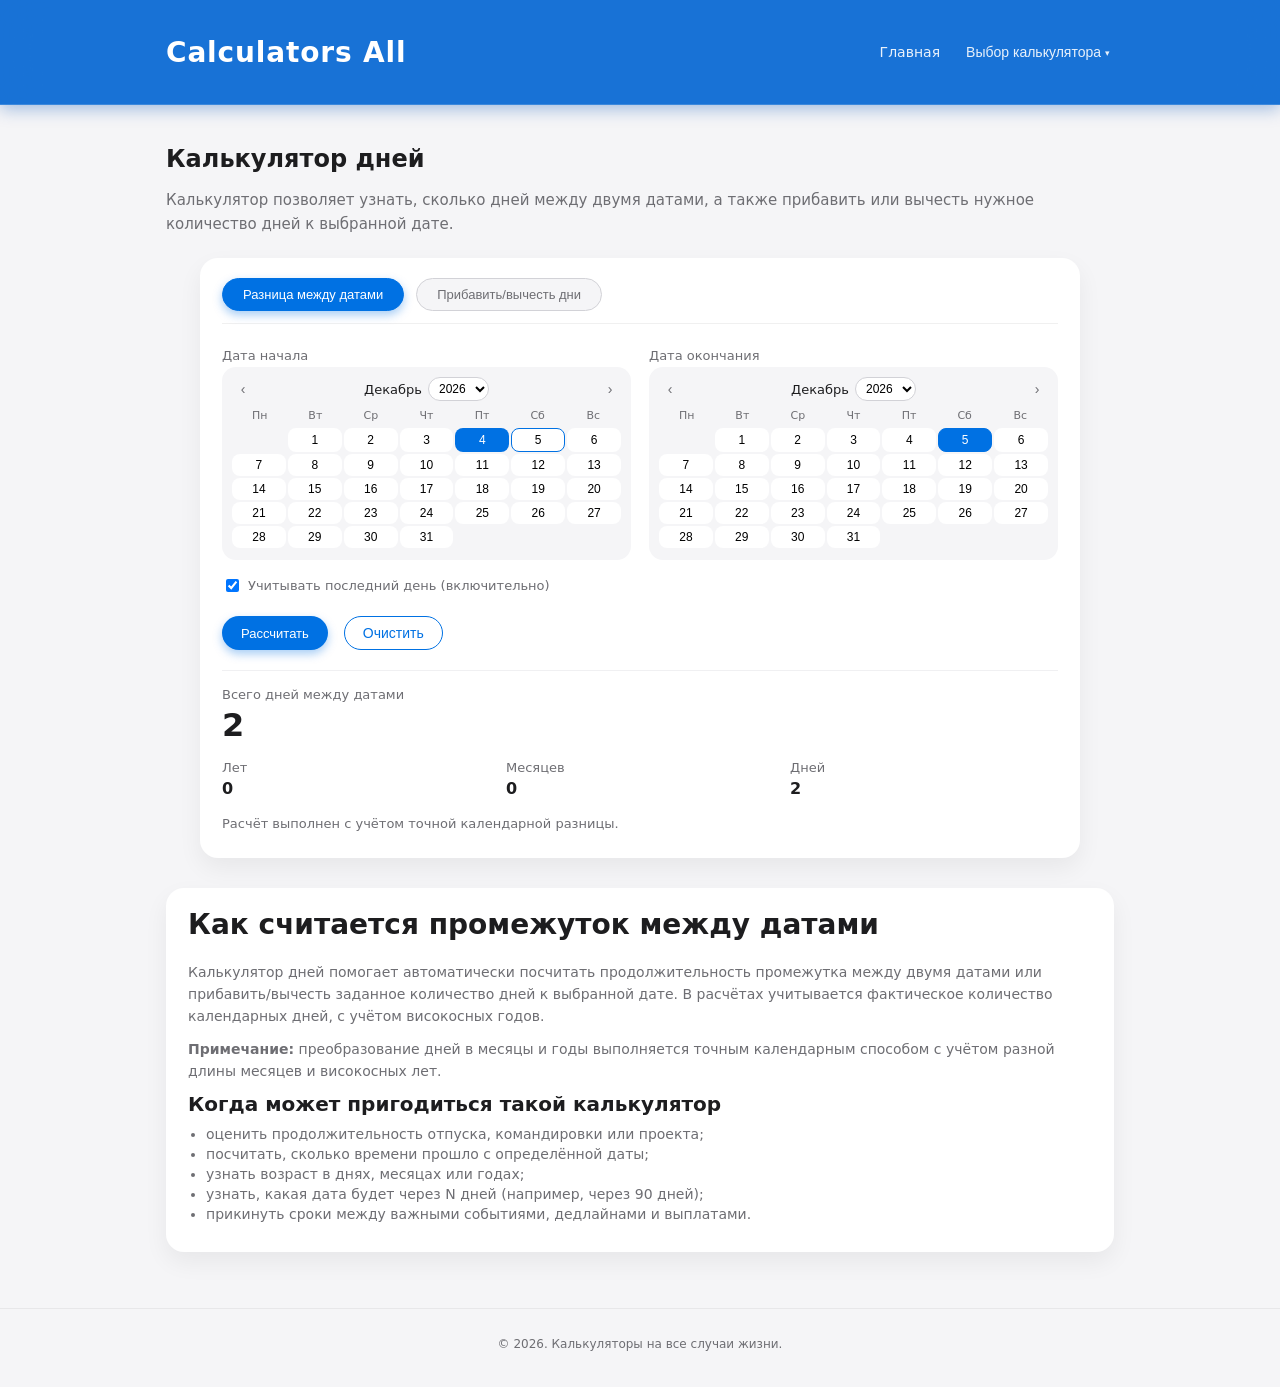
<file: calc-days.html>
<!DOCTYPE html>
<html lang="ru">
<head>
  <meta charset="UTF-8" />
  <meta name="viewport" content="width=device-width, initial-scale=1.0">
  <title>Калькулятор дней онлайн — разница между датами, прибавить дни к дате</title>
  <meta name="description" content="Бесплатный калькулятор дней. Рассчитайте количество дней между датами, а также узнайте, какая дата будет через заданное количество дней. Удобный календарь.">
  <meta property="og:title" content="Калькулятор дней — разница дат и прибавление дней">
  <meta property="og:description" content="Узнайте, сколько дней между двумя датами, или прибавьте нужное количество дней к выбранной дате.">
  <meta property="og:type" content="website">
  <meta property="og:url" content="https://calculators-all.ru/calc-days.html">
  <meta property="og:image" content="https://calculators-all.ru/og-preview.png">
  <link rel="icon" href="favicon.ico" type="image/x-icon">
  <link rel="stylesheet" href="css/style.css" />
</head>
<body>
  <header class="site-header">
    <div class="container top-nav">
      <a href="index.html" class="logo">Сalculators All</a>
      <nav class="main-nav">
        <a href="index.html" class="nav-link">Главная</a>
        <div class="nav-dropdown">
          <button type="button" class="nav-drop-btn" aria-expanded="false" aria-haspopup="true">
            Выбор калькулятора
          </button>
          <div class="nav-drop-menu">
            <a href="calc-basic.html">Обычный калькулятор</a>
            <a href="calc-percent.html">Калькулятор процентов</a>
            <a href="calc-scientific.html">Инженерный калькулятор</a>
            <a href="calc-kbju.html">Калькулятор КБЖУ</a>
            <a href="calc-bmi.html">Индекс массы тела (ИМТ)</a>
            <a href="calc-credit.html">Кредитный калькулятор</a>
            <a href="calc-ipotec.html">Ипотечный калькулятор</a>
            <a href="calc-product.html">Калькулятор стоимости товара</a>
            <a href="calc-days.html">Калькулятор дней</a>
            <a href="calc-random.html">Генератор случайных чисел</a>
          </div>
        </div>
      </nav>
    </div>
  </header>

  <main class="container page-main calculator-page">
    <section class="calculator-section">
      <h1 class="page-title">Калькулятор дней</h1>
      <p class="calculator-section-intro">
        Калькулятор позволяет узнать, сколько дней между двумя датами,
        а также прибавить или вычесть нужное количество дней к выбранной дате.
      </p>

      <div class="date-card">
        <form id="date-range-form" novalidate>
          <!-- Переключатель режимов -->
          <div class="date-mode-switch">
            <button type="button" class="date-mode-btn active" data-mode="diff">Разница между датами</button>
            <button type="button" class="date-mode-btn" data-mode="add">Прибавить/вычесть дни</button>
          </div>

          <!-- Режим 1: разница между датами (только календарь, без текстового ввода) -->
          <div class="date-mode-panel active" data-mode-panel="diff">
            <div class="date-range-grid">
              <!-- Левая колонка: дата начала -->
              <div class="date-column" data-side="start">
                <label class="date-label">Дата начала</label>
                <div class="mini-calendar">
                  <div class="mini-cal-header">
                    <button type="button" class="mini-cal-arrow" data-dir="prev" aria-label="Предыдущий месяц">‹</button>
                    <div class="mini-cal-title">
                      <span class="mini-cal-month" data-role="month-name"></span>
                      <select class="mini-cal-year" data-role="year-select" aria-label="Год"></select>
                    </div>
                    <button type="button" class="mini-cal-arrow" data-dir="next" aria-label="Следующий месяц">›</button>
                  </div>
                  <div class="mini-cal-weekdays">
                    <span>Пн</span><span>Вт</span><span>Ср</span><span>Чт</span><span>Пт</span><span>Сб</span><span>Вс</span>
                  </div>
                  <div class="mini-cal-body" data-role="days-grid"></div>
                </div>
              </div>

              <!-- Правая колонка: дата окончания -->
              <div class="date-column" data-side="end">
                <label class="date-label">Дата окончания</label>
                <div class="mini-calendar">
                  <div class="mini-cal-header">
                    <button type="button" class="mini-cal-arrow" data-dir="prev" aria-label="Предыдущий месяц">‹</button>
                    <div class="mini-cal-title">
                      <span class="mini-cal-month" data-role="month-name"></span>
                      <select class="mini-cal-year" data-role="year-select" aria-label="Год"></select>
                    </div>
                    <button type="button" class="mini-cal-arrow" data-dir="next" aria-label="Следующий месяц">›</button>
                  </div>
                  <div class="mini-cal-weekdays">
                    <span>Пн</span><span>Вт</span><span>Ср</span><span>Чт</span><span>Пт</span><span>Сб</span><span>Вс</span>
                  </div>
                  <div class="mini-cal-body" data-role="days-grid"></div>
                </div>
              </div>
            </div>

            <div class="date-options-row">
              <label class="date-checkbox">
                <input type="checkbox" id="include-end" checked aria-label="Учитывать последний день"> Учитывать последний день (включительно)
              </label>
            </div>
          </div>

          <!-- Режим 2: прибавить/вычесть дни (только текстовые поля) -->
          <div class="date-mode-panel" data-mode-panel="add">
            <div class="percent-row">
              <div class="percent-field">
                <label for="add-start-date">Исходная дата</label>
                <input type="text" id="add-start-date" class="date-input-mask" placeholder="ДД.ММ.ГГГГ" aria-label="Исходная дата" autocomplete="off">
              </div>
              <div class="percent-field">
                <label for="add-days">Количество дней</label>
                <input type="number" id="add-days" step="1" placeholder="Например, 90" aria-label="Количество дней (отрицательное для вычитания)">
              </div>
            </div>
            <div class="mortgage-dp-hint">
              Можно указать положительное число (прибавить дни) или отрицательное (вычесть дни).
            </div>
          </div>

          <div class="percent-actions date-actions">
            <button type="submit" class="btn-calc">Рассчитать</button>
            <button type="button" class="btn-secondary" id="date-clear-btn">Очистить</button>
          </div>

          <!-- Результаты -->
          <div class="date-results">
            <div id="date-diff-results">
              <div class="date-main-result">
                <div class="date-main-label">Всего дней между датами</div>
                <div class="date-main-number" id="date-total-days">—</div>
              </div>
              <div class="date-details-grid">
                <div>
                  <div class="date-detail-label">Лет</div>
                  <div class="date-detail-value" id="date-full-years">—</div>
                </div>
                <div>
                  <div class="date-detail-label">Месяцев</div>
                  <div class="date-detail-value" id="date-full-months">—</div>
                </div>
                <div>
                  <div class="date-detail-label">Дней</div>
                  <div class="date-detail-value" id="date-full-days">—</div>
                </div>
              </div>
            </div>

            <div id="date-add-results" style="display: none;">
              <div class="date-main-result">
                <div class="date-main-label">Результирующая дата</div>
                <div class="date-main-number" id="date-result-date">—</div>
              </div>
              <div class="date-details-grid">
                <div>
                  <div class="date-detail-label">День недели</div>
                  <div class="date-detail-value" id="date-weekday">—</div>
                </div>
                <div>
                  <div class="date-detail-label">Прибавлено дней</div>
                  <div class="date-detail-value" id="date-added-days">—</div>
                </div>
              </div>
            </div>

            <div class="kbju-note" id="date-note">
              Выберите режим и заполните поля, затем нажмите «Рассчитать».
            </div>
          </div>
        </form>
      </div>
    </section>

    <section class="date-info">
      <h2>Как считается промежуток между датами</h2>
      <p>
        Калькулятор дней помогает автоматически посчитать продолжительность
        промежутка между двумя датами или прибавить/вычесть заданное количество
        дней к выбранной дате. В расчётах учитывается фактическое количество
        календарных дней, с учётом високосных годов.
      </p>
      <p>
        <strong>Примечание:</strong> преобразование дней в месяцы и годы
        выполняется точным календарным способом с учётом разной длины месяцев
        и високосных лет.
      </p>
      <h3>Когда может пригодиться такой калькулятор</h3>
      <ul>
        <li>оценить продолжительность отпуска, командировки или проекта;</li>
        <li>посчитать, сколько времени прошло с определённой даты;</li>
        <li>узнать возраст в днях, месяцах или годах;</li>
        <li>узнать, какая дата будет через N дней (например, через 90 дней);</li>
        <li>прикинуть сроки между важными событиями, дедлайнами и выплатами.</li>
      </ul>
    </section>
  </main>

  <footer>
    <div class="container">
      <p>© 2026. Калькуляторы на все случаи жизни.</p>
    </div>
  </footer>

  <script src="js/main.js"></script>
  <script src="js/calc-days.js"></script>
  <!-- Yandex.Metrika counter -->
  <script type="text/javascript">
    (function(m,e,t,r,i,k,a){
        m[i]=m[i]||function(){(m[i].a=m[i].a||[]).push(arguments)};
        m[i].l=1*new Date();
        for (var j = 0; j < document.scripts.length; j++) {if (document.scripts[j].src === r) { return; }}
        k=e.createElement(t),a=e.getElementsByTagName(t)[0],k.async=1,k.src=r,a.parentNode.insertBefore(k,a)
    })(window, document,'script','https://mc.yandex.ru/metrika/tag.js?id=107017143', 'ym');
    ym(107017143, 'init', {ssr:true, webvisor:true, clickmap:true, ecommerce:"dataLayer", referrer: document.referrer, url: location.href, accurateTrackBounce:true, trackLinks:true});
  </script>
  <noscript><div><img src="https://mc.yandex.ru/watch/107017143" style="position:absolute; left:-9999px;" alt="" /></div></noscript>
  <!-- /Yandex.Metrika counter -->
   <script type="application/ld+json">
{
  "@context": "https://schema.org",
  "@type": "WebApplication",
  "name": "Калькулятор дней",
  "description": "Бесплатный калькулятор дней. Рассчитайте количество дней между датами, а также узнайте, какая дата будет через заданное количество дней.",
  "url": "https://calculators-all.ru/calc-days.html",
  "applicationCategory": "UtilityApplication",
  "operatingSystem": "All",
  "offers": {
    "@type": "Offer",
    "price": "0",
    "priceCurrency": "RUB"
  },
  "featureList": "Разница между датами, прибавить дни, вычесть дни, день недели, точный календарный расчёт"
}
</script>
</body>
</html>
</file>
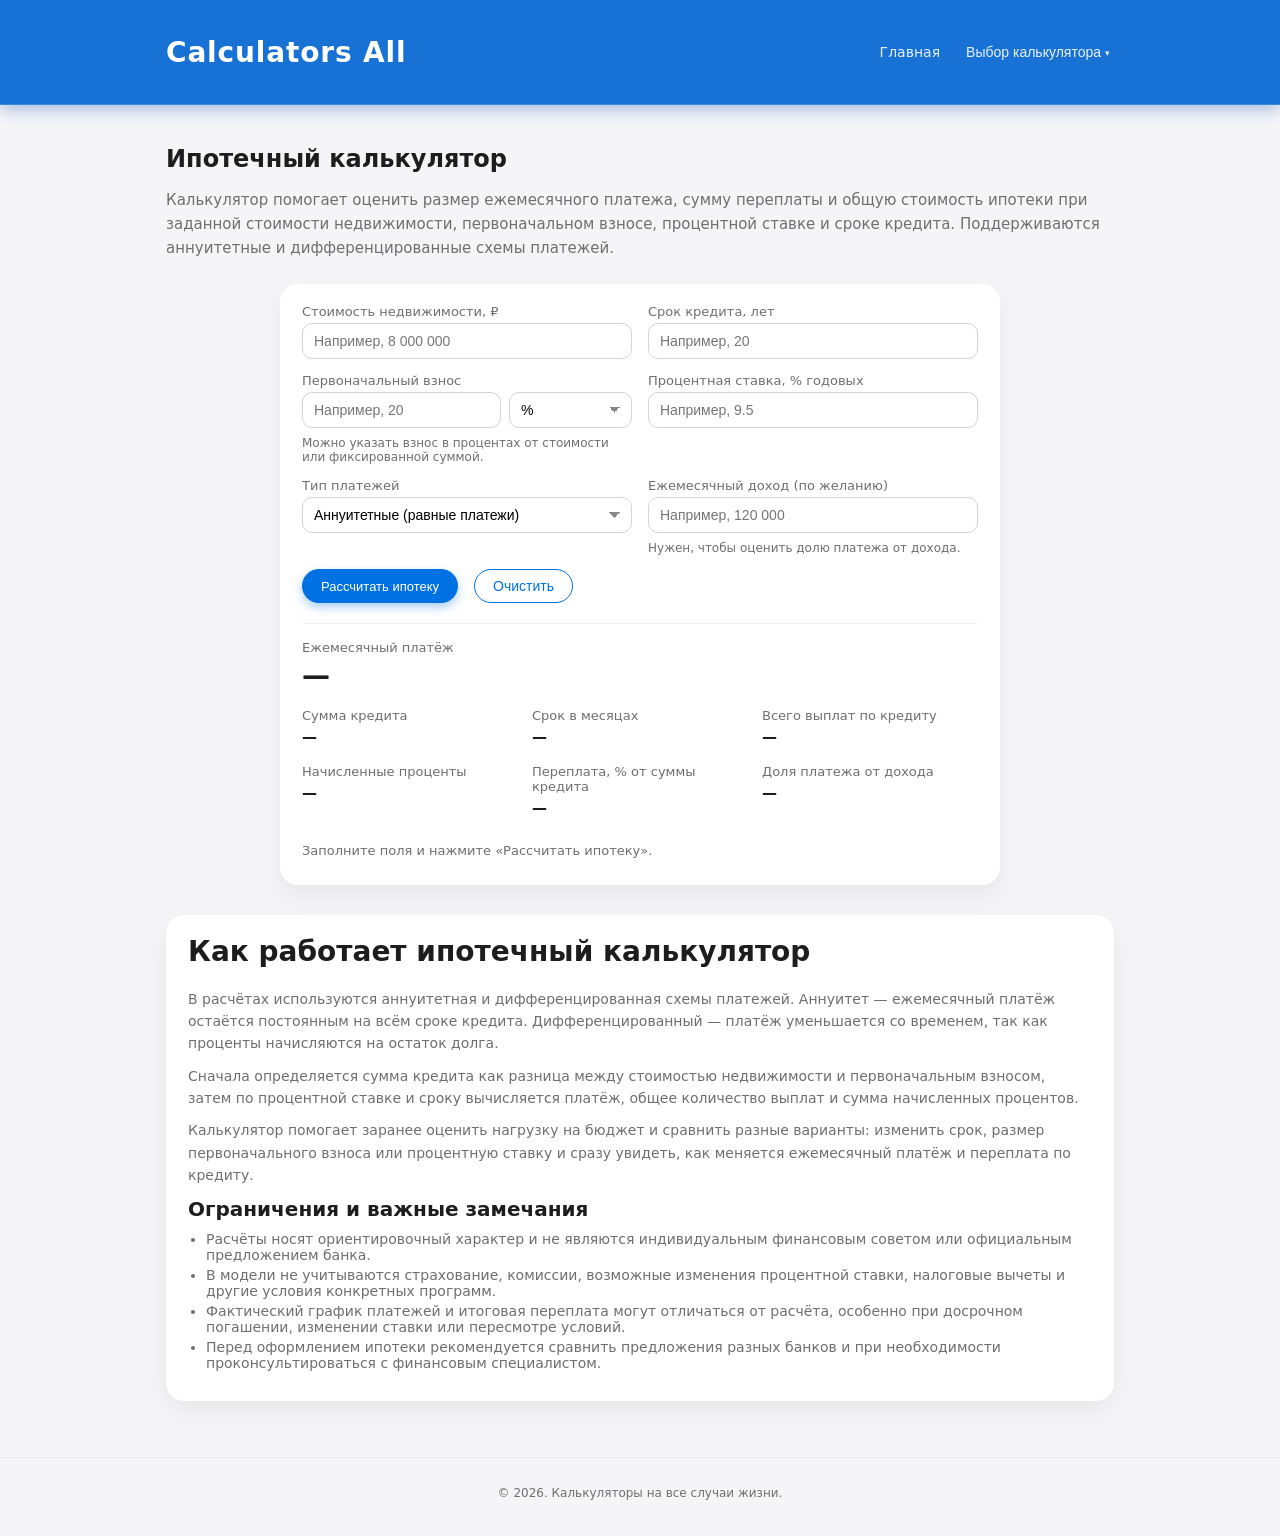
<file: calc-ipotec.html>
<!DOCTYPE html>
<html lang="ru">
<head>
  <meta charset="UTF-8" />
  <meta name="viewport" content="width=device-width, initial-scale=1.0">
  <title>Ипотечный калькулятор онлайн — рассчитать ипотеку, платежи, переплату</title>
  <meta name="description" content="Бесплатный ипотечный калькулятор. Рассчитайте ежемесячный платёж, переплату и общую стоимость ипотеки. Аннуитетные и дифференцированные платежи. Учитывает первоначальный взнос.">
  <meta property="og:title" content="Ипотечный калькулятор — рассчитать ипотеку онлайн">
  <meta property="og:description" content="Узнайте ежемесячный платёж, переплату и срок ипотеки. Поддерживаются аннуитетные и дифференцированные платежи.">
  <meta property="og:type" content="website">
  <meta property="og:url" content="https://calculators-all.ru/calc-ipotec.html">
  <meta property="og:image" content="https://calculators-all.ru/og-preview.png">
  <link rel="icon" href="favicon.ico" type="image/x-icon">
  <link rel="stylesheet" href="css/style.css" />
</head>
<body>
  <header class="site-header">
    <div class="container top-nav">
      <a href="index.html" class="logo">Сalculators All</a>
      <nav class="main-nav">
        <a href="index.html" class="nav-link">Главная</a>
        <div class="nav-dropdown">
          <button type="button" class="nav-drop-btn" aria-expanded="false" aria-haspopup="true">
            Выбор калькулятора
          </button>
          <div class="nav-drop-menu">
            <a href="calc-basic.html">Обычный калькулятор</a>
            <a href="calc-percent.html">Калькулятор процентов</a>
            <a href="calc-scientific.html">Инженерный калькулятор</a>
            <a href="calc-kbju.html">Калькулятор КБЖУ</a>
            <a href="calc-bmi.html">Индекс массы тела (ИМТ)</a>
            <a href="calc-credit.html">Кредитный калькулятор</a>
            <a href="calc-ipotec.html">Ипотечный калькулятор</a>
            <a href="calc-product.html">Калькулятор стоимости товара</a>
            <a href="calc-days.html">Калькулятор дней</a>
            <a href="calc-random.html">Генератор случайных чисел</a>
          </div>
        </div>
      </nav>
    </div>
  </header>

  <main class="container page-main calculator-page">
    <section class="calculator-section">
      <h1 class="page-title">Ипотечный калькулятор</h1>
      <p class="calculator-section-intro">
        Калькулятор помогает оценить размер ежемесячного платежа, сумму
        переплаты и общую стоимость ипотеки при заданной стоимости недвижимости,
        первоначальном взносе, процентной ставке и сроке кредита.
        Поддерживаются аннуитетные и дифференцированные схемы платежей.
      </p>

      <div class="mortgage-card">
        <form id="mortgage-form" novalidate>
          <div class="percent-row">
            <div class="percent-field">
              <label for="mortgage-price">Стоимость недвижимости, ₽</label>
              <input type="number" step="any" id="mortgage-price" name="price" placeholder="Например, 8 000 000" aria-label="Стоимость недвижимости" required>
            </div>
            <div class="percent-field">
              <label for="mortgage-years">Срок кредита, лет</label>
              <input type="number" step="1" min="1" max="40" id="mortgage-years" name="years" placeholder="Например, 20" aria-label="Срок кредита в годах" required>
            </div>
          </div>

          <div class="percent-row">
            <div class="percent-field">
              <label>Первоначальный взнос</label>
              <div class="mortgage-dp-group">
                <input type="number" step="any" id="mortgage-down-value" name="downValue" placeholder="Например, 20" aria-label="Первоначальный взнос">
                <select id="mortgage-down-type" name="downType" class="mortgage-select-inline" aria-label="Тип взноса: проценты или рубли">
                  <option value="percent">%</option>
                  <option value="amount">₽</option>
                </select>
              </div>
              <div class="mortgage-dp-hint">
                Можно указать взнос в процентах от стоимости или фиксированной суммой.
              </div>
            </div>
            <div class="percent-field">
              <label for="mortgage-rate">Процентная ставка, % годовых</label>
              <input type="number" step="0.01" min="0" id="mortgage-rate" name="rate" placeholder="Например, 9.5" aria-label="Процентная ставка" required>
            </div>
          </div>

          <div class="percent-row">
            <div class="percent-field">
              <label for="mortgage-type">Тип платежей</label>
              <select id="mortgage-type" name="paymentType" aria-label="Тип платежей">
                <option value="annuity" selected>Аннуитетные (равные платежи)</option>
                <option value="diff">Дифференцированные (убывающие платежи)</option>
              </select>
            </div>
            <div class="percent-field">
              <label for="mortgage-income">Ежемесячный доход (по желанию)</label>
              <input type="number" step="any" id="mortgage-income" name="income" placeholder="Например, 120 000" aria-label="Ежемесячный доход">
              <div class="mortgage-dp-hint">
                Нужен, чтобы оценить долю платежа от дохода.
              </div>
            </div>
          </div>

          <div class="percent-actions mortgage-actions">
            <button type="submit" class="btn-calc">Рассчитать ипотеку</button>
            <button type="button" class="btn-secondary" id="mortgage-clear-btn">Очистить</button>
          </div>

          <div class="mortgage-results">
            <div class="mortgage-result-main">
              <div class="mortgage-result-label">Ежемесячный платёж</div>
              <div class="mortgage-result-value" id="m-pay">—</div>
            </div>

            <div class="mortgage-results-grid">
              <div>
                <div class="mortgage-result-label">Сумма кредита</div>
                <div class="mortgage-result-small" id="m-loan">—</div>
              </div>
              <div>
                <div class="mortgage-result-label">Срок в месяцах</div>
                <div class="mortgage-result-small" id="m-months">—</div>
              </div>
              <div>
                <div class="mortgage-result-label">Всего выплат по кредиту</div>
                <div class="mortgage-result-small" id="m-total">—</div>
              </div>
              <div>
                <div class="mortgage-result-label">Начисленные проценты</div>
                <div class="mortgage-result-small" id="m-interest">—</div>
              </div>
              <div>
                <div class="mortgage-result-label">Переплата, % от суммы кредита</div>
                <div class="mortgage-result-small" id="m-overpay-pct">—</div>
              </div>
              <div>
                <div class="mortgage-result-label">Доля платежа от дохода</div>
                <div class="mortgage-result-small" id="m-income-share">—</div>
              </div>
            </div>

            <div class="kbju-note" id="m-note">
              Заполните поля и нажмите «Рассчитать ипотеку».
            </div>
          </div>
        </form>
      </div>
    </section>

    <section class="mortgage-info">
      <h2>Как работает ипотечный калькулятор</h2>
      <p>
        В расчётах используются аннуитетная и дифференцированная схемы платежей.
        Аннуитет — ежемесячный платёж остаётся постоянным на всём сроке кредита.
        Дифференцированный — платёж уменьшается со временем, так как проценты
        начисляются на остаток долга.
      </p>
      <p>
        Сначала определяется сумма кредита как разница между стоимостью
        недвижимости и первоначальным взносом, затем по процентной ставке
        и сроку вычисляется платёж, общее количество выплат и сумма
        начисленных процентов.
      </p>
      <p>
        Калькулятор помогает заранее оценить нагрузку на бюджет и сравнить
        разные варианты: изменить срок, размер первоначального взноса или
        процентную ставку и сразу увидеть, как меняется ежемесячный платёж
        и переплата по кредиту.
      </p>

      <h3>Ограничения и важные замечания</h3>
      <ul>
        <li>Расчёты носят ориентировочный характер и не являются индивидуальным финансовым советом или официальным предложением банка.</li>
        <li>В модели не учитываются страхование, комиссии, возможные изменения процентной ставки, налоговые вычеты и другие условия конкретных программ.</li>
        <li>Фактический график платежей и итоговая переплата могут отличаться от расчёта, особенно при досрочном погашении, изменении ставки или пересмотре условий.</li>
        <li>Перед оформлением ипотеки рекомендуется сравнить предложения разных банков и при необходимости проконсультироваться с финансовым специалистом.</li>
      </ul>
    </section>
  </main>

  <footer>
    <div class="container">
      <p>© 2026. Калькуляторы на все случаи жизни.</p>
    </div>
  </footer>

  <script src="js/main.js"></script>
  <script src="js/calc-ipotec.js"></script>
  <!-- Yandex.Metrika counter -->
  <script type="text/javascript">
    (function(m,e,t,r,i,k,a){
        m[i]=m[i]||function(){(m[i].a=m[i].a||[]).push(arguments)};
        m[i].l=1*new Date();
        for (var j = 0; j < document.scripts.length; j++) {if (document.scripts[j].src === r) { return; }}
        k=e.createElement(t),a=e.getElementsByTagName(t)[0],k.async=1,k.src=r,a.parentNode.insertBefore(k,a)
    })(window, document,'script','https://mc.yandex.ru/metrika/tag.js?id=107017143', 'ym');
    ym(107017143, 'init', {ssr:true, webvisor:true, clickmap:true, ecommerce:"dataLayer", referrer: document.referrer, url: location.href, accurateTrackBounce:true, trackLinks:true});
  </script>
  <noscript><div><img src="https://mc.yandex.ru/watch/107017143" style="position:absolute; left:-9999px;" alt="" /></div></noscript>
  <!-- /Yandex.Metrika counter -->
   <script type="application/ld+json">
{
  "@context": "https://schema.org",
  "@type": "WebApplication",
  "name": "Ипотечный калькулятор",
  "description": "Бесплатный ипотечный калькулятор. Рассчитайте ежемесячный платёж, переплату и общую стоимость ипотеки с учётом первоначального взноса.",
  "url": "https://calculators-all.ru/calc-ipotec.html",
  "applicationCategory": "FinanceApplication",
  "operatingSystem": "All",
  "offers": {
    "@type": "Offer",
    "price": "0",
    "priceCurrency": "RUB"
  },
  "featureList": "Стоимость недвижимости, первоначальный взнос, процентная ставка, срок, ежемесячный платёж, переплата"
}
</script>
</body>
</html>
</file>
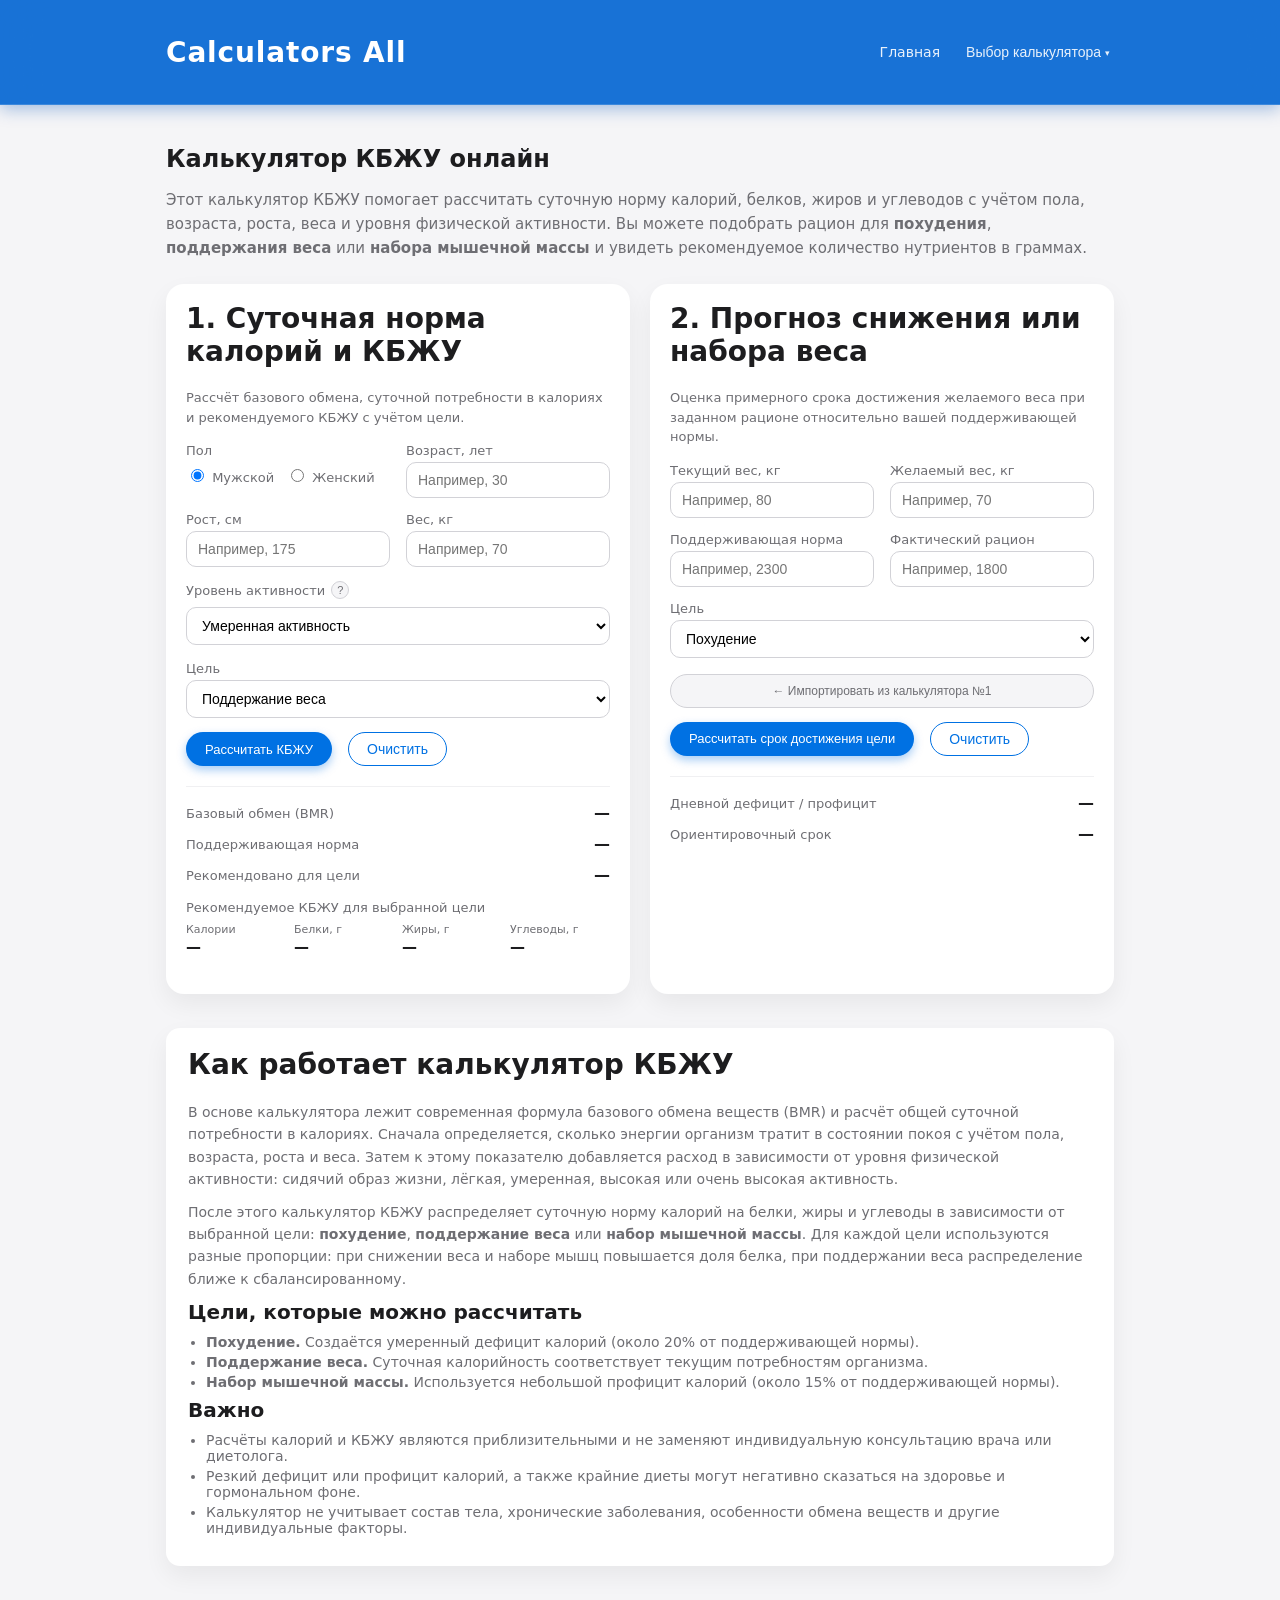
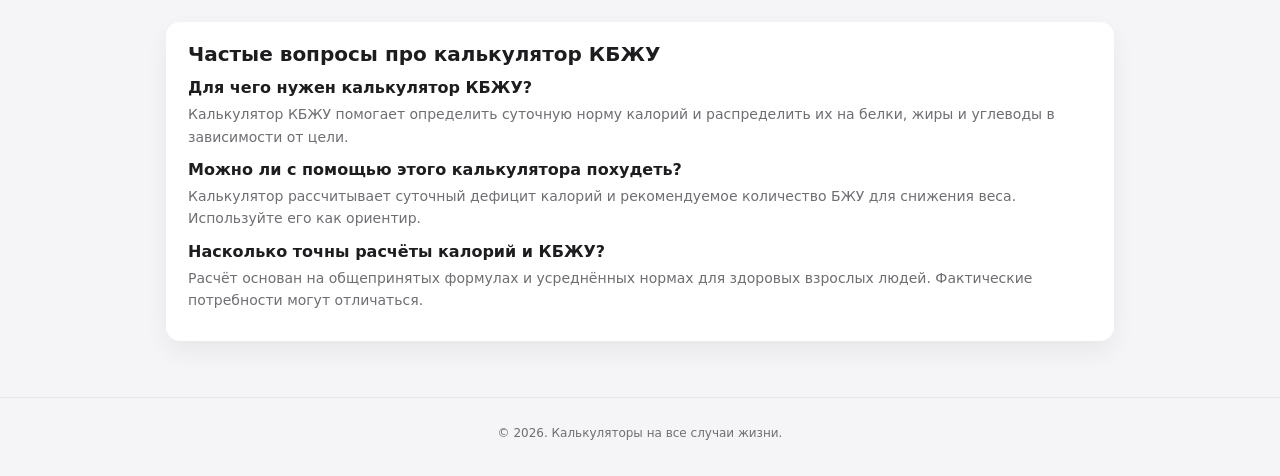
<file: calc-kbju.html>
<!DOCTYPE html>
<html lang="ru">
<head>
  <meta charset="UTF-8" />
  <meta name="viewport" content="width=device-width, initial-scale=1.0">

  <title>Калькулятор КБЖУ онлайн — расчёт калорий, белков, жиров и углеводов</title>

  <meta name="description" content="Бесплатный калькулятор КБЖУ онлайн. Расчёт суточной нормы калорий и белков, жиров, углеводов для похудения, набора мышечной массы и поддержания веса с учётом пола, возраста, роста, веса и уровня активности.">

  <meta property="og:title" content="Калькулятор КБЖУ — рассчитать норму калорий, белков, жиров, углеводов">
  <meta property="og:description" content="Определите свою суточную норму калорий и баланс БЖУ для похудения, набора массы или поддержания веса.">
  <meta property="og:type" content="website">
  <meta property="og:url" content="https://calculators-all.ru/calc-kbju.html">
  <meta property="og:image" content="https://calculators-all.ru/og-preview.png">

  <link rel="icon" href="favicon.ico" type="image/x-icon">
  <link rel="stylesheet" href="css/style.css" />
</head>
<body>
  <header class="site-header">
    <div class="container top-nav">
      <a href="index.html" class="logo">Сalculators All</a>
      <nav class="main-nav">
        <a href="index.html" class="nav-link">Главная</a>
        <div class="nav-dropdown">
          <button type="button" class="nav-drop-btn" aria-expanded="false" aria-haspopup="true">
            Выбор калькулятора
          </button>
          <div class="nav-drop-menu">
            <a href="calc-basic.html">Обычный калькулятор</a>
            <a href="calc-percent.html">Калькулятор процентов</a>
            <a href="calc-scientific.html">Инженерный калькулятор</a>
            <a href="calc-kbju.html">Калькулятор КБЖУ</a>
            <a href="calc-bmi.html">Индекс массы тела (ИМТ)</a>
            <a href="calc-credit.html">Кредитный калькулятор</a>
            <a href="calc-ipotec.html">Ипотечный калькулятор</a>
            <a href="calc-product.html">Калькулятор стоимости товара</a>
            <a href="calc-days.html">Калькулятор дней</a>
            <a href="calc-random.html">Генератор случайных чисел</a>
          </div>
        </div>
      </nav>
    </div>
  </header>

  <main class="container page-main calculator-page">
    <section class="calculator-section">
      <h1 class="page-title">Калькулятор КБЖУ онлайн</h1>
      <p class="calculator-section-intro">
        Этот калькулятор КБЖУ помогает рассчитать суточную норму калорий,
        белков, жиров и углеводов с учётом пола, возраста, роста, веса и
        уровня физической активности. Вы можете подобрать рацион для
        <strong>похудения</strong>, <strong>поддержания веса</strong> или
        <strong>набора мышечной массы</strong> и увидеть рекомендуемое
        количество нутриентов в граммах.
      </p>

      <div class="kbju-grid">
        <!-- Калькулятор №1: суточная норма КБЖУ -->
        <div class="kbju-card">
          <h2>1. Суточная норма калорий и КБЖУ</h2>
          <p class="kbju-card-intro">
            Рассчёт базового обмена, суточной потребности в калориях и
            рекомендуемого КБЖУ с учётом цели.
          </p>

          <form id="kbju-main-form" novalidate>
            <div class="percent-row">
              <div class="percent-field">
                <label>Пол</label>
                <div class="kbju-radio-group">
                  <label>
                    <input type="radio" name="sex" value="male" checked aria-label="Мужской" />
                    Мужской
                  </label>
                  <label>
                    <input type="radio" name="sex" value="female" aria-label="Женский" />
                    Женский
                  </label>
                </div>
              </div>
              <div class="percent-field">
                <label for="kbju-age">Возраст, лет</label>
                <input type="number" id="kbju-age" name="age" min="10" max="99" placeholder="Например, 30" aria-label="Возраст в годах" required>
              </div>
            </div>

            <div class="percent-row">
              <div class="percent-field">
                <label for="kbju-height">Рост, см</label>
                <input type="number" id="kbju-height" name="height" min="120" max="230" placeholder="Например, 175" aria-label="Рост в сантиметрах" required>
              </div>
              <div class="percent-field">
                <label for="kbju-weight">Вес, кг</label>
                <input type="number" step="any" id="kbju-weight" name="weight" min="30" max="250" placeholder="Например, 70" aria-label="Вес в килограммах" required>
              </div>
            </div>

            <div class="percent-row">
              <div class="percent-field">
                <div class="kbju-label-with-info">
                  <span>Уровень активности</span>
                  <button type="button" class="info-icon" aria-label="Описание уровней активности">?</button>
                  <div class="info-tooltip">
                    <p><strong>Сидячий образ жизни:</strong> минимум движения, сидячая работа, 1–2 ежедневные прогулки до работы, с работы, до магазина.</p>
                    <p><strong>Лёгкая активность:</strong> сидячий образ жизни + 1–2 тренировки в неделю по 1 часу.</p>
                    <p><strong>Умеренная активность:</strong> сидячий образ жизни + 3–4 тренировки в неделю по 1 часу.</p>
                    <p><strong>Высокая активность:</strong> сидячий образ жизни + 7 тренировок в неделю по 1 часу / работа, связанная с постоянной физической активностью.</p>
                    <p><strong>Очень высокая активность:</strong> работа с постоянной физической активностью + 2–3 тренировки в неделю / профессиональные спортсмены с 2–3 тренировками в день.</p>
                  </div>
                </div>
                <select id="kbju-activity" name="activity" aria-label="Уровень физической активности">
                  <option value="sedentary">Сидячий образ жизни</option>
                  <option value="light">Лёгкая активность</option>
                  <option value="moderate" selected>Умеренная активность</option>
                  <option value="active">Высокая активность</option>
                  <option value="very_active">Очень высокая активность</option>
                </select>
              </div>

              <div class="percent-field">
                <label for="kbju-goal">Цель</label>
                <select id="kbju-goal" name="goal" aria-label="Цель расчёта">
                  <option value="loss">Похудение</option>
                  <option value="maintain" selected>Поддержание веса</option>
                  <option value="gain">Набор мышечной массы</option>
                </select>
              </div>
            </div>

            <div class="percent-actions kbju-actions">
              <button type="submit" class="btn-calc">Рассчитать КБЖУ</button>
              <button type="button" class="btn-secondary" id="kbju-main-clear-btn">Очистить</button>
            </div>

            <div class="kbju-result">
              <div class="kbju-result-row">
                <div class="kbju-result-label">Базовый обмен (BMR)</div>
                <div class="kbju-result-value" id="kbju-bmr">—</div>
              </div>
              <div class="kbju-result-row">
                <div class="kbju-result-label">Поддерживающая норма</div>
                <div class="kbju-result-value" id="kbju-maintenance">—</div>
              </div>
              <div class="kbju-result-row">
                <div class="kbju-result-label">Рекомендовано для цели</div>
                <div class="kbju-result-value" id="kbju-goal-calories">—</div>
              </div>

              <div class="kbju-macros">
                <div class="kbju-macros-title">Рекомендуемое КБЖУ для выбранной цели</div>
                <div class="kbju-macros-grid">
                  <div>
                    <div class="kbju-macro-label">Калории</div>
                    <div class="kbju-macro-value" id="kbju-kcal">—</div>
                  </div>
                  <div>
                    <div class="kbju-macro-label">Белки, г</div>
                    <div class="kbju-macro-value" id="kbju-protein">—</div>
                  </div>
                  <div>
                    <div class="kbju-macro-label">Жиры, г</div>
                    <div class="kbju-macro-value" id="kbju-fat">—</div>
                  </div>
                  <div>
                    <div class="kbju-macro-label">Углеводы, г</div>
                    <div class="kbju-macro-value" id="kbju-carbs">—</div>
                  </div>
                </div>
                <div class="kbju-note" id="kbju-note"></div>
              </div>
            </div>
          </form>
        </div>

        <!-- Калькулятор №2: прогноз прогресса -->
        <div class="kbju-card">
          <h2>2. Прогноз снижения или набора веса</h2>
          <p class="kbju-card-intro">
            Оценка примерного срока достижения желаемого веса при заданном
            рационе относительно вашей поддерживающей нормы.
          </p>

          <form id="kbju-progress-form" novalidate>
            <div class="percent-row">
              <div class="percent-field">
                <label for="progress-current-weight">Текущий вес, кг</label>
                <input type="number" step="any" id="progress-current-weight" name="currentWeight" placeholder="Например, 80" aria-label="Текущий вес" required>
              </div>
              <div class="percent-field">
                <label for="progress-target-weight">Желаемый вес, кг</label>
                <input type="number" step="any" id="progress-target-weight" name="targetWeight" placeholder="Например, 70" aria-label="Желаемый вес" required>
              </div>
            </div>

            <div class="percent-row">
              <div class="percent-field">
                <label for="progress-maintenance">Поддерживающая норма</label>
                <input type="number" step="any" id="progress-maintenance" name="maintenance" placeholder="Например, 2300" aria-label="Поддерживающая норма калорий" required>
              </div>
              <div class="percent-field">
                <label for="progress-intake">Фактический рацион</label>
                <input type="number" step="any" id="progress-intake" name="intake" placeholder="Например, 1800" aria-label="Фактический рацион в калориях" required>
              </div>
            </div>

            <div class="percent-row kbju-progress-row">
              <div class="percent-field">
                <label for="progress-goal">Цель</label>
                <select id="progress-goal" name="goal" aria-label="Цель прогноза">
                  <option value="loss">Похудение</option>
                  <option value="gain">Набор мышечной массы</option>
                </select>
              </div>
              <div class="percent-field kbju-import-cell">
                <button type="button" class="btn-import" id="kbju-import-btn">← Импортировать из калькулятора №1</button>
              </div>
            </div>

            <div class="percent-actions kbju-actions">
              <button type="submit" class="btn-calc">Рассчитать срок достижения цели</button>
              <button type="button" class="btn-secondary" id="kbju-progress-clear-btn">Очистить</button>
            </div>

            <div class="kbju-result">
              <div class="kbju-result-row">
                <div class="kbju-result-label">Дневной дефицит / профицит</div>
                <div class="kbju-result-value" id="kbju-delta">—</div>
              </div>
              <div class="kbju-result-row">
                <div class="kbju-result-label">Ориентировочный срок</div>
                <div class="kbju-result-value" id="kbju-time">—</div>
              </div>
              <div class="kbju-note" id="kbju-progress-note"></div>
            </div>
          </form>
        </div>
      </div>
    </section>

    <section class="kbju-info">
      <h2>Как работает калькулятор КБЖУ</h2>
      <p>
        В основе калькулятора лежит современная формула базового обмена
        веществ (BMR) и расчёт общей суточной потребности в калориях.
        Сначала определяется, сколько энергии организм тратит в состоянии
        покоя с учётом пола, возраста, роста и веса. Затем к этому
        показателю добавляется расход в зависимости от уровня физической
        активности: сидячий образ жизни, лёгкая, умеренная, высокая или
        очень высокая активность.
      </p>
      <p>
        После этого калькулятор КБЖУ распределяет суточную норму калорий
        на белки, жиры и углеводы в зависимости от выбранной цели:
        <strong>похудение</strong>, <strong>поддержание веса</strong> или
        <strong>набор мышечной массы</strong>. Для каждой цели используются
        разные пропорции: при снижении веса и наборе мышц повышается доля
        белка, при поддержании веса распределение ближе к сбалансированному.
      </p>

      <h3>Цели, которые можно рассчитать</h3>
      <ul>
        <li><strong>Похудение.</strong> Создаётся умеренный дефицит калорий (около 20% от поддерживающей нормы).</li>
        <li><strong>Поддержание веса.</strong> Суточная калорийность соответствует текущим потребностям организма.</li>
        <li><strong>Набор мышечной массы.</strong> Используется небольшой профицит калорий (около 15% от поддерживающей нормы).</li>
      </ul>

      <h3>Важно</h3>
      <ul>
        <li>Расчёты калорий и КБЖУ являются приблизительными и не заменяют индивидуальную консультацию врача или диетолога.</li>
        <li>Резкий дефицит или профицит калорий, а также крайние диеты могут негативно сказаться на здоровье и гормональном фоне.</li>
        <li>Калькулятор не учитывает состав тела, хронические заболевания, особенности обмена веществ и другие индивидуальные факторы.</li>
      </ul>
    </section>

    <section class="kbju-faq">
      <h3>Частые вопросы про калькулятор КБЖУ</h3>

      <div class="faq-item">
        <h4>Для чего нужен калькулятор КБЖУ?</h4>
        <p>Калькулятор КБЖУ помогает определить суточную норму калорий и распределить их на белки, жиры и углеводы в зависимости от цели.</p>
      </div>

      <div class="faq-item">
        <h4>Можно ли с помощью этого калькулятора похудеть?</h4>
        <p>Калькулятор рассчитывает суточный дефицит калорий и рекомендуемое количество БЖУ для снижения веса. Используйте его как ориентир.</p>
      </div>

      <div class="faq-item">
        <h4>Насколько точны расчёты калорий и КБЖУ?</h4>
        <p>Расчёт основан на общепринятых формулах и усреднённых нормах для здоровых взрослых людей. Фактические потребности могут отличаться.</p>
      </div>
    </section>
  </main>

  <footer>
    <div class="container">
      <p>© 2026. Калькуляторы на все случаи жизни.</p>
    </div>
  </footer>

  <script src="js/main.js"></script>
  <script src="js/calc-kbju.js"></script>
  <!-- Yandex.Metrika counter -->
  <script type="text/javascript">
    (function(m,e,t,r,i,k,a){
        m[i]=m[i]||function(){(m[i].a=m[i].a||[]).push(arguments)};
        m[i].l=1*new Date();
        for (var j = 0; j < document.scripts.length; j++) {if (document.scripts[j].src === r) { return; }}
        k=e.createElement(t),a=e.getElementsByTagName(t)[0],k.async=1,k.src=r,a.parentNode.insertBefore(k,a)
    })(window, document,'script','https://mc.yandex.ru/metrika/tag.js?id=107017143', 'ym');
    ym(107017143, 'init', {ssr:true, webvisor:true, clickmap:true, ecommerce:"dataLayer", referrer: document.referrer, url: location.href, accurateTrackBounce:true, trackLinks:true});
  </script>
  <noscript><div><img src="https://mc.yandex.ru/watch/107017143" style="position:absolute; left:-9999px;" alt="" /></div></noscript>
  <!-- /Yandex.Metrika counter -->
   <script type="application/ld+json">
{
  "@context": "https://schema.org",
  "@type": "WebApplication",
  "name": "Калькулятор КБЖУ онлайн",
  "description": "Бесплатный калькулятор КБЖУ. Расчёт суточной нормы калорий, белков, жиров и углеводов для похудения, набора массы и поддержания веса.",
  "url": "https://calculators-all.ru/calc-kbju.html",
  "applicationCategory": "HealthApplication",
  "operatingSystem": "All",
  "offers": {
    "@type": "Offer",
    "price": "0",
    "priceCurrency": "RUB"
  },
  "featureList": "Базовый обмен, поддерживающая норма, калории для цели, белки, жиры, углеводы, прогноз прогресса"
}
</script>
</body>
</html>
</file>
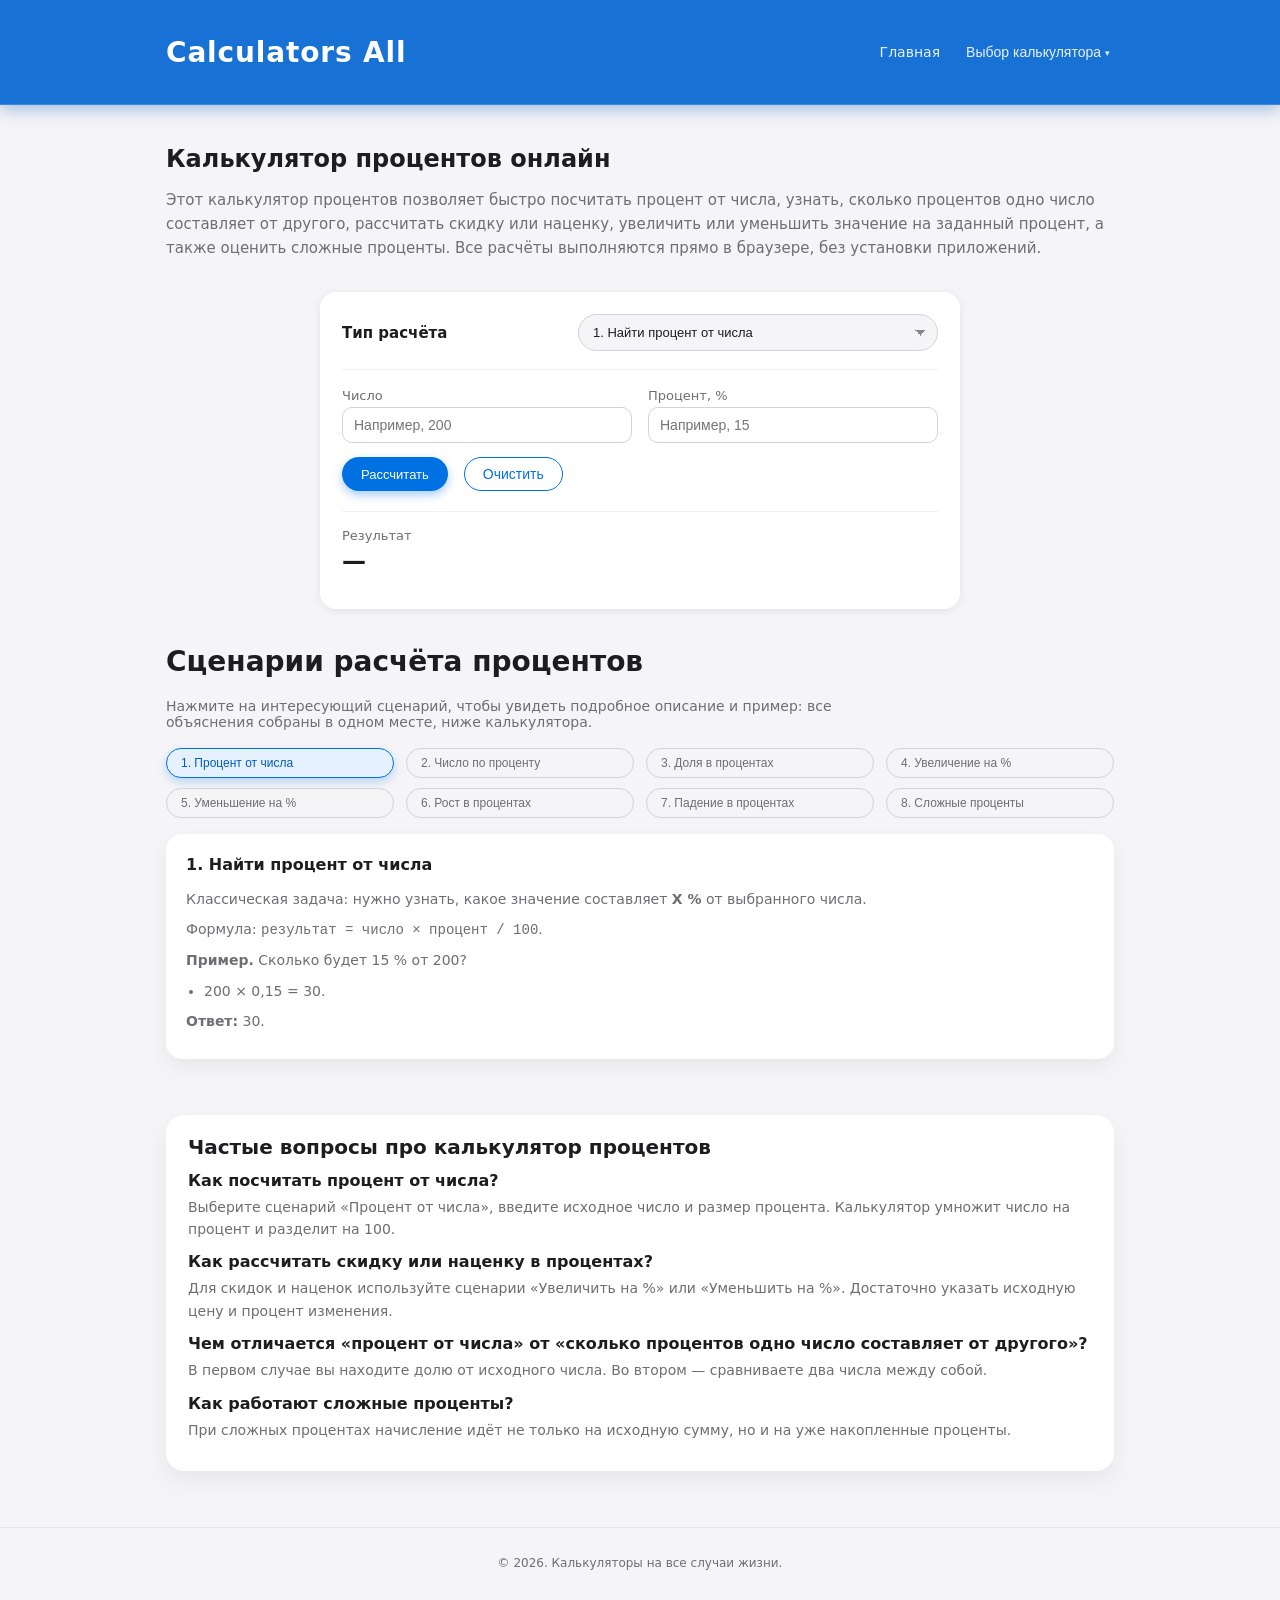
<file: calc-percent.html>
<!DOCTYPE html>
<html lang="ru">
<head>
  <meta charset="UTF-8" />
  <meta name="viewport" content="width=device-width, initial-scale=1.0">

  <title>Калькулятор процентов онлайн — процент от числа, скидка, наценка</title>

  <meta name="description" content="Бесплатный калькулятор процентов онлайн. Посчитать процент от числа, узнать сколько процентов одно число составляет от другого, рассчитать скидку, наценку, изменение на процент и сложные проценты.">

  <meta property="og:title" content="Калькулятор процентов онлайн — рассчитать процент от числа">
  <meta property="og:description" content="Бесплатный онлайн калькулятор процентов. Посчитайте процент от числа, скидку, наценку, изменение в процентах и сложные проценты.">
  <meta property="og:type" content="website">
  <meta property="og:url" content="https://calculators-all.ru/calc-percent.html">
  <meta property="og:image" content="https://calculators-all.ru/og-preview.png">

  <link rel="icon" href="favicon.ico" type="image/x-icon">
  <link rel="stylesheet" href="css/style.css" />
</head>
<body>
  <header class="site-header">
    <div class="container top-nav">
      <a href="index.html" class="logo">Сalculators All</a>
      <nav class="main-nav">
        <a href="index.html" class="nav-link">Главная</a>
        <div class="nav-dropdown">
          <button type="button" class="nav-drop-btn" aria-expanded="false" aria-haspopup="true">
            Выбор калькулятора
          </button>
          <div class="nav-drop-menu">
            <a href="calc-basic.html">Обычный калькулятор</a>
            <a href="calc-percent.html">Калькулятор процентов</a>
            <a href="calc-scientific.html">Инженерный калькулятор</a>
            <a href="calc-kbju.html">Калькулятор КБЖУ</a>
            <a href="calc-bmi.html">Индекс массы тела (ИМТ)</a>
            <a href="calc-credit.html">Кредитный калькулятор</a>
            <a href="calc-ipotec.html">Ипотечный калькулятор</a>
            <a href="calc-product.html">Калькулятор стоимости товара</a>
            <a href="calc-days.html">Калькулятор дней</a>
            <a href="calc-random.html">Генератор случайных чисел</a>
          </div>
        </div>
      </nav>
    </div>
  </header>

  <main class="container page-main calculator-page">
    <section class="calculator-section">
      <h1 class="page-title">Калькулятор процентов онлайн</h1>
      <p class="calculator-section-intro">
        Этот калькулятор процентов позволяет быстро посчитать процент от числа,
        узнать, сколько процентов одно число составляет от другого, рассчитать
        скидку или наценку, увеличить или уменьшить значение на заданный
        процент, а также оценить сложные проценты. Все расчёты выполняются
        прямо в браузере, без установки приложений.
      </p>

      <div class="calculator calculator-wide percent-calculator">
        <div class="percent-top">
          <div class="percent-header-title">Тип расчёта</div>
          <div class="percent-scenario-select">
            <select id="percent-scenario-select" aria-label="Выберите тип расчёта процентов">
              <option value="percent-of-number">1. Найти процент от числа</option>
              <option value="number-by-percent">2. Найти число по его проценту</option>
              <option value="part-of-whole">3. Сколько % одно число от другого</option>
              <option value="increase-by-percent">4. Увеличить число на N %</option>
              <option value="decrease-by-percent">5. Уменьшить число на N %</option>
              <option value="growth-percent">6. На сколько % число выросло</option>
              <option value="drop-percent">7. На сколько % число уменьшилось</option>
              <option value="compound-interest">8. Сложные проценты (рост суммы)</option>
            </select>
          </div>
        </div>

        <div class="percent-forms">
          <!-- 1. Найти процент от числа -->
          <form class="percent-form active" data-scenario="percent-of-number" novalidate>
            <div class="percent-row">
              <div class="percent-field">
                <label for="p1-number">Число</label>
                <input type="number" step="any" id="p1-number" name="number" placeholder="Например, 200" aria-label="Число">
              </div>
              <div class="percent-field">
                <label for="p1-percent">Процент, %</label>
                <input type="number" step="any" id="p1-percent" name="percent" placeholder="Например, 15" aria-label="Процент">
              </div>
            </div>
            <div class="percent-actions">
              <button type="submit" class="btn-calc">Рассчитать</button>
              <button type="button" class="btn-secondary percent-clear-btn">Очистить</button>
            </div>
            <div class="percent-result">
              <div class="percent-result-label">Результат</div>
              <div class="percent-result-value">—</div>
              <div class="percent-note"></div>
            </div>
          </form>

          <!-- 2. Найти число по его проценту -->
          <form class="percent-form" data-scenario="number-by-percent" novalidate>
            <div class="percent-row">
              <div class="percent-field">
                <label for="p2-part">Известное значение</label>
                <input type="number" step="any" id="p2-part" name="part" placeholder="Например, 30" aria-label="Известное значение">
              </div>
              <div class="percent-field">
                <label for="p2-percent">Процент, %</label>
                <input type="number" step="any" id="p2-percent" name="percent" placeholder="Например, 15" aria-label="Процент">
              </div>
            </div>
            <div class="percent-actions">
              <button type="submit" class="btn-calc">Рассчитать</button>
              <button type="button" class="btn-secondary percent-clear-btn">Очистить</button>
            </div>
            <div class="percent-result">
              <div class="percent-result-label">Искомое число</div>
              <div class="percent-result-value">—</div>
              <div class="percent-note"></div>
            </div>
          </form>

          <!-- 3. Сколько процентов одно число от другого -->
          <form class="percent-form" data-scenario="part-of-whole" novalidate>
            <div class="percent-row">
              <div class="percent-field">
                <label for="p3-part">Часть</label>
                <input type="number" step="any" id="p3-part" name="part" placeholder="Например, 30" aria-label="Часть">
              </div>
              <div class="percent-field">
                <label for="p3-whole">Целое</label>
                <input type="number" step="any" id="p3-whole" name="whole" placeholder="Например, 200" aria-label="Целое">
              </div>
            </div>
            <div class="percent-actions">
              <button type="submit" class="btn-calc">Рассчитать</button>
              <button type="button" class="btn-secondary percent-clear-btn">Очистить</button>
            </div>
            <div class="percent-result">
              <div class="percent-result-label">Процент</div>
              <div class="percent-result-value">—</div>
              <div class="percent-note"></div>
            </div>
          </form>

          <!-- 4. Увеличить число на N процентов -->
          <form class="percent-form" data-scenario="increase-by-percent" novalidate>
            <div class="percent-row">
              <div class="percent-field">
                <label for="p4-number">Исходное число</label>
                <input type="number" step="any" id="p4-number" name="number" placeholder="Например, 200" aria-label="Исходное число">
              </div>
              <div class="percent-field">
                <label for="p4-percent">На сколько увеличить, %</label>
                <input type="number" step="any" id="p4-percent" name="percent" placeholder="Например, 15" aria-label="Процент увеличения">
              </div>
            </div>
            <div class="percent-actions">
              <button type="submit" class="btn-calc">Рассчитать</button>
              <button type="button" class="btn-secondary percent-clear-btn">Очистить</button>
            </div>
            <div class="percent-result">
              <div class="percent-result-label">Новое значение</div>
              <div class="percent-result-value">—</div>
              <div class="percent-note"></div>
            </div>
          </form>

          <!-- 5. Уменьшить число на N процентов -->
          <form class="percent-form" data-scenario="decrease-by-percent" novalidate>
            <div class="percent-row">
              <div class="percent-field">
                <label for="p5-number">Исходное число</label>
                <input type="number" step="any" id="p5-number" name="number" placeholder="Например, 200" aria-label="Исходное число">
              </div>
              <div class="percent-field">
                <label for="p5-percent">На сколько уменьшить, %</label>
                <input type="number" step="any" id="p5-percent" name="percent" placeholder="Например, 15" aria-label="Процент уменьшения">
              </div>
            </div>
            <div class="percent-actions">
              <button type="submit" class="btn-calc">Рассчитать</button>
              <button type="button" class="btn-secondary percent-clear-btn">Очистить</button>
            </div>
            <div class="percent-result">
              <div class="percent-result-label">Новое значение</div>
              <div class="percent-result-value">—</div>
              <div class="percent-note"></div>
            </div>
          </form>

          <!-- 6. На сколько процентов число выросло -->
          <form class="percent-form" data-scenario="growth-percent" novalidate>
            <div class="percent-row">
              <div class="percent-field">
                <label for="p6-from">Было</label>
                <input type="number" step="any" id="p6-from" name="from" placeholder="Например, 200" aria-label="Было">
              </div>
              <div class="percent-field">
                <label for="p6-to">Стало</label>
                <input type="number" step="any" id="p6-to" name="to" placeholder="Например, 260" aria-label="Стало">
              </div>
            </div>
            <div class="percent-actions">
              <button type="submit" class="btn-calc">Рассчитать</button>
              <button type="button" class="btn-secondary percent-clear-btn">Очистить</button>
            </div>
            <div class="percent-result">
              <div class="percent-result-label">Рост, %</div>
              <div class="percent-result-value">—</div>
              <div class="percent-note"></div>
            </div>
          </form>

          <!-- 7. На сколько процентов число уменьшилось -->
          <form class="percent-form" data-scenario="drop-percent" novalidate>
            <div class="percent-row">
              <div class="percent-field">
                <label for="p7-from">Было</label>
                <input type="number" step="any" id="p7-from" name="from" placeholder="Например, 200" aria-label="Было">
              </div>
              <div class="percent-field">
                <label for="p7-to">Стало</label>
                <input type="number" step="any" id="p7-to" name="to" placeholder="Например, 150" aria-label="Стало">
              </div>
            </div>
            <div class="percent-actions">
              <button type="submit" class="btn-calc">Рассчитать</button>
              <button type="button" class="btn-secondary percent-clear-btn">Очистить</button>
            </div>
            <div class="percent-result">
              <div class="percent-result-label">Падение, %</div>
              <div class="percent-result-value">—</div>
              <div class="percent-note"></div>
            </div>
          </form>

          <!-- 8. Сложные проценты (рост суммы) -->
          <form class="percent-form" data-scenario="compound-interest" novalidate>
            <div class="percent-row">
              <div class="percent-field">
                <label for="p8-amount">Начальная сумма</label>
                <input type="number" step="any" id="p8-amount" name="amount" placeholder="Например, 10000" aria-label="Начальная сумма">
              </div>
              <div class="percent-field">
                <label for="p8-rate">Процент за период, %</label>
                <input type="number" step="any" id="p8-rate" name="rate" placeholder="Например, 10" aria-label="Процент за период">
              </div>
              <div class="percent-field">
                <label for="p8-periods">Число периодов</label>
                <input type="number" step="1" id="p8-periods" name="periods" placeholder="Например, 3" aria-label="Число периодов">
              </div>
            </div>
            <div class="percent-actions">
              <button type="submit" class="btn-calc">Рассчитать</button>
              <button type="button" class="btn-secondary percent-clear-btn">Очистить</button>
            </div>
            <div class="percent-result">
              <div class="percent-result-label">Итоговая сумма</div>
              <div class="percent-result-value">—</div>
              <div class="percent-note"></div>
            </div>
          </form>
        </div>
      </div>
    </section>

    <section class="percent-info">
      <h2>Сценарии расчёта процентов</h2>
      <p class="percent-info-intro">
        Нажмите на интересующий сценарий, чтобы увидеть подробное описание и пример:
        все объяснения собраны в одном месте, ниже калькулятора.
      </p>

      <div class="scenario-info-list">
        <button class="scenario-info-btn active" data-scenario="percent-of-number">1. Процент от числа</button>
        <button class="scenario-info-btn" data-scenario="number-by-percent">2. Число по проценту</button>
        <button class="scenario-info-btn" data-scenario="part-of-whole">3. Доля в процентах</button>
        <button class="scenario-info-btn" data-scenario="increase-by-percent">4. Увеличение на %</button>
        <button class="scenario-info-btn" data-scenario="decrease-by-percent">5. Уменьшение на %</button>
        <button class="scenario-info-btn" data-scenario="growth-percent">6. Рост в процентах</button>
        <button class="scenario-info-btn" data-scenario="drop-percent">7. Падение в процентах</button>
        <button class="scenario-info-btn" data-scenario="compound-interest">8. Сложные проценты</button>
      </div>

      <div class="scenario-info-content" id="scenario-info-content">
        <!-- сюда JS подставит описание выбранного сценария -->
      </div>
    </section>

    <section class="percent-faq">
      <h3>Частые вопросы про калькулятор процентов</h3>

      <div class="faq-item">
        <h4>Как посчитать процент от числа?</h4>
        <p>Выберите сценарий «Процент от числа», введите исходное число и размер процента. Калькулятор умножит число на процент и разделит на 100.</p>
      </div>

      <div class="faq-item">
        <h4>Как рассчитать скидку или наценку в процентах?</h4>
        <p>Для скидок и наценок используйте сценарии «Увеличить на %» или «Уменьшить на %». Достаточно указать исходную цену и процент изменения.</p>
      </div>

      <div class="faq-item">
        <h4>Чем отличается «процент от числа» от «сколько процентов одно число составляет от другого»?</h4>
        <p>В первом случае вы находите долю от исходного числа. Во втором — сравниваете два числа между собой.</p>
      </div>

      <div class="faq-item">
        <h4>Как работают сложные проценты?</h4>
        <p>При сложных процентах начисление идёт не только на исходную сумму, но и на уже накопленные проценты.</p>
      </div>
    </section>
  </main>

  <footer>
    <div class="container">
      <p>© 2026. Калькуляторы на все случаи жизни.</p>
    </div>
  </footer>

  <script src="js/main.js"></script>
  <script src="js/calc-percent.js"></script>
  <!-- Yandex.Metrika counter -->
  <script type="text/javascript">
    (function(m,e,t,r,i,k,a){
        m[i]=m[i]||function(){(m[i].a=m[i].a||[]).push(arguments)};
        m[i].l=1*new Date();
        for (var j = 0; j < document.scripts.length; j++) {if (document.scripts[j].src === r) { return; }}
        k=e.createElement(t),a=e.getElementsByTagName(t)[0],k.async=1,k.src=r,a.parentNode.insertBefore(k,a)
    })(window, document,'script','https://mc.yandex.ru/metrika/tag.js?id=107017143', 'ym');
    ym(107017143, 'init', {ssr:true, webvisor:true, clickmap:true, ecommerce:"dataLayer", referrer: document.referrer, url: location.href, accurateTrackBounce:true, trackLinks:true});
  </script>
  <noscript><div><img src="https://mc.yandex.ru/watch/107017143" style="position:absolute; left:-9999px;" alt="" /></div></noscript>
  <!-- /Yandex.Metrika counter -->
   <script type="application/ld+json">
{
  "@context": "https://schema.org",
  "@type": "WebApplication",
  "name": "Калькулятор процентов онлайн",
  "description": "Бесплатный онлайн калькулятор процентов. Посчитать процент от числа, скидку, наценку, сложные проценты.",
  "url": "https://calculators-all.ru/calc-percent.html",
  "applicationCategory": "FinanceApplication",
  "operatingSystem": "All",
  "offers": {
    "@type": "Offer",
    "price": "0",
    "priceCurrency": "RUB"
  },
  "featureList": "Процент от числа, число по проценту, доля в процентах, увеличение на %, уменьшение на %, рост в %, падение в %, сложные проценты"
}
</script>
</body>
</html>
</file>
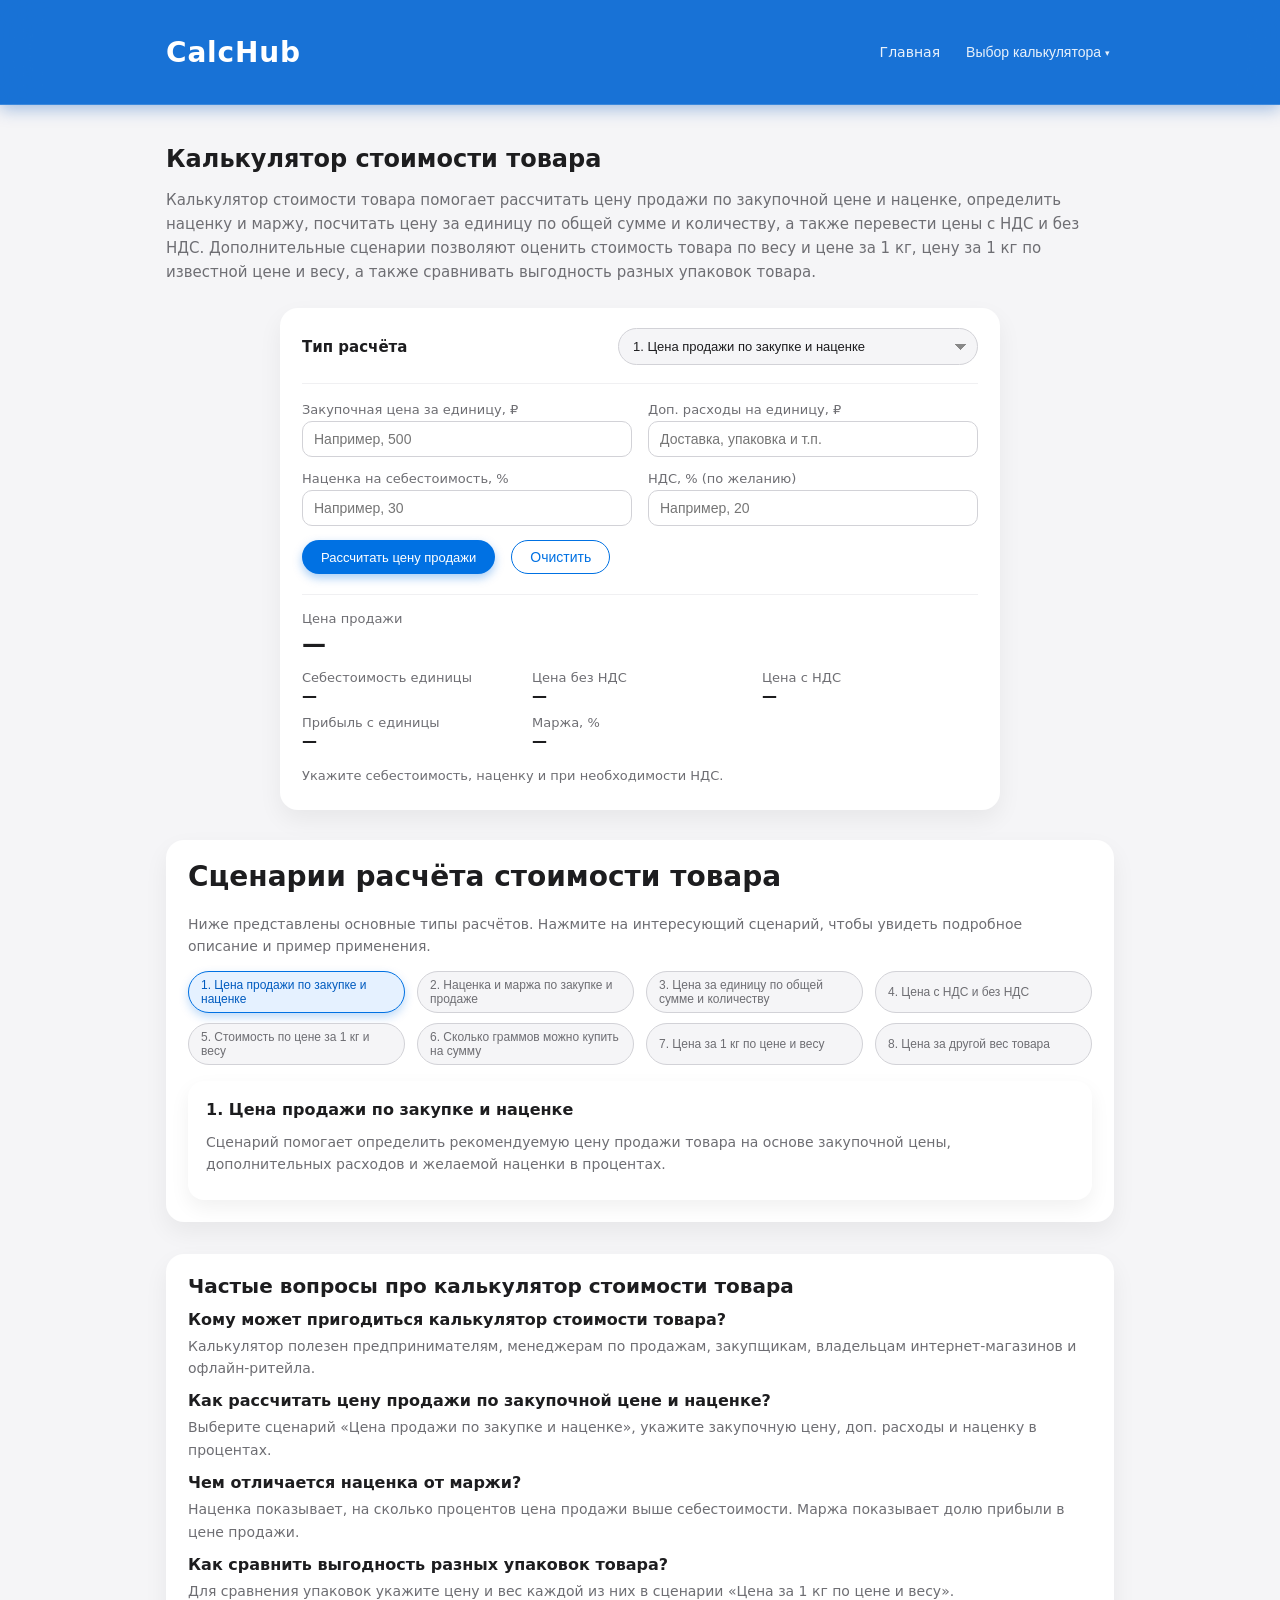
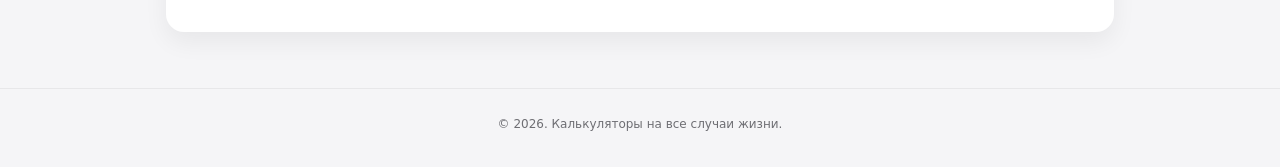
<file: calc-product.html>
<!DOCTYPE html>
<html lang="ru">
<head>
  <meta charset="UTF-8" />
  <meta name="viewport" content="width=device-width, initial-scale=1.0">

  <title>Калькулятор стоимости товара — цена продажи, наценка, маржа, цена за 1 кг</title>

  <meta name="description" content="Удобный онлайн‑калькулятор стоимости товара. Рассчитайте цену продажи по закупке и наценке, наценку и маржу, цену за единицу по общей сумме и количеству, цену с НДС и без НДС, а также стоимость товара по весу и цене за 1 кг. Помогает сравнивать выгоду разных упаковок и цен за 1 кг/100 г.">

  <meta property="og:title" content="Калькулятор стоимости товара — цена продажи, наценка, маржа">
  <meta property="og:description" content="Рассчитайте цену продажи, наценку, маржу, стоимость товара по весу и цене за 1 кг, а также сравните выгодность разных упаковок.">
  <meta property="og:type" content="website">
  <meta property="og:url" content="https://calculators-all.ru/calc-product.html">
  <meta property="og:image" content="https://calculators-all.ru/og-preview.png">

  <link rel="icon" href="favicon.ico" type="image/x-icon">
  <link rel="stylesheet" href="css/style.css" />
</head>
<body>
  <header class="site-header">
    <div class="container top-nav">
      <a href="index.html" class="logo">CalcHub</a>
      <nav class="main-nav">
        <a href="index.html" class="nav-link">Главная</a>
        <div class="nav-dropdown">
          <button type="button" class="nav-drop-btn" aria-expanded="false" aria-haspopup="true">
            Выбор калькулятора
          </button>
          <div class="nav-drop-menu">
            <a href="calc-basic.html">Обычный калькулятор</a>
            <a href="calc-percent.html">Калькулятор процентов</a>
            <a href="calc-scientific.html">Инженерный калькулятор</a>
            <a href="calc-kbju.html">Калькулятор КБЖУ</a>
            <a href="calc-bmi.html">Индекс массы тела (ИМТ)</a>
            <a href="calc-credit.html">Кредитный калькулятор</a>
            <a href="calc-ipotec.html">Ипотечный калькулятор</a>
            <a href="calc-product.html">Калькулятор стоимости товара</a>
            <a href="calc-days.html">Калькулятор дней</a>
            <a href="calc-random.html">Генератор случайных чисел</a>
          </div>
        </div>
      </nav>
    </div>
  </header>

  <main class="container page-main calculator-page">
    <section class="calculator-section">
      <h1 class="page-title">Калькулятор стоимости товара</h1>
      <p class="calculator-section-intro">
        Калькулятор стоимости товара помогает рассчитать цену продажи по
        закупочной цене и наценке, определить наценку и маржу, посчитать цену
        за единицу по общей сумме и количеству, а также перевести цены с НДС
        и без НДС. Дополнительные сценарии позволяют оценить стоимость товара
        по весу и цене за 1&nbsp;кг, цену за 1&nbsp;кг по известной цене и
        весу, а также сравнивать выгодность разных упаковок товара.
      </p>

      <div class="product-card">
        <div class="product-top">
          <div class="percent-header-title">Тип расчёта</div>
          <div class="percent-scenario-select">
            <select id="product-scenario-select" aria-label="Выберите тип расчёта">
              <option value="sale-from-cost">1. Цена продажи по закупке и наценке</option>
              <option value="margin-from-prices">2. Наценка и маржа по закупке и продаже</option>
              <option value="unit-from-total">3. Цена за единицу по общей сумме и количеству</option>
              <option value="vat">4. Цена с НДС и без НДС</option>
              <option value="weight-cost-from-kg">5. Стоимость товара по весу и цене за 1 кг</option>
              <option value="weight-grams-from-money">6. Сколько граммов можно купить на сумму</option>
              <option value="price-per-kg">7. Цена товара за 1 кг (по цене и весу)</option>
              <option value="price-for-weight">8. Цена за другой вес товара</option>
            </select>
          </div>
        </div>

        <div class="product-forms">
          <!-- 1. Цена продажи по закупке и наценке -->
          <form class="product-form active" data-scenario="sale-from-cost" novalidate>
            <div class="percent-row">
              <div class="percent-field">
                <label for="prod-costPrice">Закупочная цена за единицу, ₽</label>
                <input type="number" step="any" id="prod-costPrice" name="costPrice" placeholder="Например, 500" aria-label="Закупочная цена">
              </div>
              <div class="percent-field">
                <label for="prod-extraCosts">Доп. расходы на единицу, ₽</label>
                <input type="number" step="any" id="prod-extraCosts" name="extraCosts" placeholder="Доставка, упаковка и т.п." aria-label="Дополнительные расходы">
              </div>
            </div>
            <div class="percent-row">
              <div class="percent-field">
                <label for="prod-markup">Наценка на себестоимость, %</label>
                <input type="number" step="any" id="prod-markup" name="markup" placeholder="Например, 30" aria-label="Наценка в процентах">
              </div>
              <div class="percent-field">
                <label for="prod-vat">НДС, % (по желанию)</label>
                <input type="number" step="any" id="prod-vat" name="vat" placeholder="Например, 20" aria-label="НДС">
              </div>
            </div>
            <div class="percent-actions product-actions">
              <button type="submit" class="btn-calc">Рассчитать цену продажи</button>
              <button type="button" class="btn-secondary product-clear-btn">Очистить</button>
            </div>
            <div class="product-result">
              <div class="product-main">
                <div class="product-main-label">Цена продажи</div>
                <div class="product-main-value" id="prod-sale-price">—</div>
              </div>
              <div class="product-details-grid">
                <div><div class="product-detail-label">Себестоимость единицы</div><div class="product-detail-value" id="prod-cost-total">—</div></div>
                <div><div class="product-detail-label">Цена без НДС</div><div class="product-detail-value" id="prod-sale-no-vat">—</div></div>
                <div><div class="product-detail-label">Цена с НДС</div><div class="product-detail-value" id="prod-sale-with-vat">—</div></div>
                <div><div class="product-detail-label">Прибыль с единицы</div><div class="product-detail-value" id="prod-profit">—</div></div>
                <div><div class="product-detail-label">Маржа, %</div><div class="product-detail-value" id="prod-margin-pct">—</div></div>
              </div>
              <div class="kbju-note" id="prod-note-1">Укажите себестоимость, наценку и при необходимости НДС.</div>
            </div>
          </form>

          <!-- 2. Наценка и маржа по закупке и продаже -->
          <form class="product-form" data-scenario="margin-from-prices" novalidate>
            <div class="percent-row">
              <div class="percent-field">
                <label for="prod2-costPrice">Закупочная цена, ₽</label>
                <input type="number" step="any" id="prod2-costPrice" name="costPrice" placeholder="Например, 500" aria-label="Закупочная цена">
              </div>
              <div class="percent-field">
                <label for="prod2-salePrice">Цена продажи, ₽</label>
                <input type="number" step="any" id="prod2-salePrice" name="salePrice" placeholder="Например, 750" aria-label="Цена продажи">
              </div>
            </div>
            <div class="percent-actions product-actions">
              <button type="submit" class="btn-calc">Рассчитать наценку и маржу</button>
              <button type="button" class="btn-secondary product-clear-btn">Очистить</button>
            </div>
            <div class="product-result">
              <div class="product-main"><div class="product-main-label">Прибыль с единицы товара</div><div class="product-main-value" id="prod-profit2">—</div></div>
              <div class="product-details-grid">
                <div><div class="product-detail-label">Наценка, % (по себестоимости)</div><div class="product-detail-value" id="prod-markup-pct">—</div></div>
                <div><div class="product-detail-label">Маржа, % (по цене продажи)</div><div class="product-detail-value" id="prod-margin2-pct">—</div></div>
              </div>
              <div class="kbju-note" id="prod-note-2">Введите закупочную и продажную цену.</div>
            </div>
          </form>

          <!-- 3. Цена за единицу по общей сумме и количеству -->
          <form class="product-form" data-scenario="unit-from-total" novalidate>
            <div class="percent-row">
              <div class="percent-field">
                <label for="prod3-total">Общая сумма, ₽</label>
                <input type="number" step="any" id="prod3-total" name="total" placeholder="Например, 12 000" aria-label="Общая сумма">
              </div>
              <div class="percent-field">
                <label for="prod3-quantity">Количество единиц</label>
                <input type="number" step="any" id="prod3-quantity" name="quantity" placeholder="Например, 24" aria-label="Количество">
              </div>
            </div>
            <div class="percent-row">
              <div class="percent-field">
                <label for="prod3-precision">Точность (знаков после запятой)</label>
                <input type="number" id="prod3-precision" name="precision" min="0" max="6" value="2" aria-label="Точность округления">
              </div>
            </div>
            <div class="percent-actions product-actions">
              <button type="submit" class="btn-calc">Рассчитать цену за единицу</button>
              <button type="button" class="btn-secondary product-clear-btn">Очистить</button>
            </div>
            <div class="product-result">
              <div class="product-main"><div class="product-main-label">Цена за единицу товара</div><div class="product-main-value" id="prod-unit-price">—</div></div>
              <div class="kbju-note" id="prod-note-3">Укажите общую сумму и количество единиц.</div>
            </div>
          </form>

          <!-- 4. Цена с НДС и без НДС -->
          <form class="product-form" data-scenario="vat" novalidate>
            <div class="percent-row">
              <div class="percent-field">
                <label for="prod4-net">Цена без НДС, ₽</label>
                <input type="number" step="any" id="prod4-net" name="net" placeholder="Например, 1000" aria-label="Цена без НДС">
              </div>
              <div class="percent-field">
                <label for="prod4-gross">Цена с НДС, ₽</label>
                <input type="number" step="any" id="prod4-gross" name="gross" placeholder="Если неизвестно, оставьте пустым" aria-label="Цена с НДС">
              </div>
            </div>
            <div class="percent-row">
              <div class="percent-field">
                <label for="prod4-vatRate">Ставка НДС, %</label>
                <input type="number" step="any" id="prod4-vatRate" name="vatRate" placeholder="Например, 20" aria-label="Ставка НДС">
              </div>
            </div>
            <div class="percent-actions product-actions">
              <button type="submit" class="btn-calc">Рассчитать НДС</button>
              <button type="button" class="btn-secondary product-clear-btn">Очистить</button>
            </div>
            <div class="product-result">
              <div class="product-main"><div class="product-main-label">Результат</div><div class="product-main-value" id="prod-vat-main">—</div></div>
              <div class="product-details-grid">
                <div><div class="product-detail-label">Цена без НДС</div><div class="product-detail-value" id="prod-vat-net">—</div></div>
                <div><div class="product-detail-label">Цена с НДС</div><div class="product-detail-value" id="prod-vat-gross">—</div></div>
                <div><div class="product-detail-label">Сумма НДС</div><div class="product-detail-value" id="prod-vat-amount">—</div></div>
              </div>
              <div class="kbju-note" id="prod-note-4">Заполните цену без НДС или с НДС и укажите ставку.</div>
            </div>
          </form>

          <!-- 5. Стоимость товара по весу и цене за 1 кг -->
          <form class="product-form" data-scenario="weight-cost-from-kg" novalidate>
            <div class="percent-row">
              <div class="percent-field">
                <label for="prod5-pricePerKg">Цена за 1 кг, ₽</label>
                <input type="number" step="any" id="prod5-pricePerKg" name="pricePerKg" placeholder="Например, 600" aria-label="Цена за 1 кг">
              </div>
              <div class="percent-field">
                <label for="prod5-weightGr">Вес, г</label>
                <input type="number" step="any" id="prod5-weightGr" name="weightGr" placeholder="Например, 750" aria-label="Вес в граммах">
              </div>
            </div>
            <div class="percent-actions product-actions">
              <button type="submit" class="btn-calc">Рассчитать стоимость</button>
              <button type="button" class="btn-secondary product-clear-btn">Очистить</button>
            </div>
            <div class="product-result">
              <div class="product-main"><div class="product-main-label">Стоимость товара</div><div class="product-main-value" id="prod-w-cost">—</div></div>
              <div class="product-details-grid">
                <div><div class="product-detail-label">Цена за 100 г</div><div class="product-detail-value" id="prod-w-100g">—</div></div>
                <div><div class="product-detail-label">Цена за 1 кг</div><div class="product-detail-value" id="prod-w-kg">—</div></div>
              </div>
              <div class="kbju-note" id="prod-note-5">Укажите цену за 1 кг и вес товара.</div>
            </div>
          </form>

          <!-- 6. Сколько граммов можно купить на сумму -->
          <form class="product-form" data-scenario="weight-grams-from-money" novalidate>
            <div class="percent-row">
              <div class="percent-field">
                <label for="prod6-pricePerKg">Цена за 1 кг, ₽</label>
                <input type="number" step="any" id="prod6-pricePerKg" name="pricePerKg" placeholder="Например, 800" aria-label="Цена за 1 кг">
              </div>
              <div class="percent-field">
                <label for="prod6-amount">Сумма, ₽</label>
                <input type="number" step="any" id="prod6-amount" name="amount" placeholder="Например, 300" aria-label="Сумма">
              </div>
            </div>
            <div class="percent-actions product-actions">
              <button type="submit" class="btn-calc">Рассчитать количество</button>
              <button type="button" class="btn-secondary product-clear-btn">Очистить</button>
            </div>
            <div class="product-result">
              <div class="product-main"><div class="product-main-label">Вы сможете купить</div><div class="product-main-value" id="prod-w-main-grams">—</div></div>
              <div class="product-details-grid">
                <div><div class="product-detail-label">Вес, г</div><div class="product-detail-value" id="prod-w-grams">—</div></div>
                <div><div class="product-detail-label">Вес, кг</div><div class="product-detail-value" id="prod-w-kg-2">—</div></div>
              </div>
              <div class="kbju-note" id="prod-note-6">Укажите цену за 1 кг и сумму.</div>
            </div>
          </form>

          <!-- 7. Цена товара за 1 кг (по цене и весу) -->
          <form class="product-form" data-scenario="price-per-kg" novalidate>
            <div class="percent-row">
              <div class="percent-field">
                <label for="prod7-totalPrice">Цена упаковки, ₽</label>
                <input type="number" step="any" id="prod7-totalPrice" name="totalPrice" placeholder="Например, 199" aria-label="Цена упаковки">
              </div>
              <div class="percent-field">
                <label for="prod7-weightGr">Вес упаковки, г</label>
                <input type="number" step="any" id="prod7-weightGr" name="weightGr" placeholder="Например, 450" aria-label="Вес упаковки в граммах">
              </div>
            </div>
            <div class="percent-actions product-actions">
              <button type="submit" class="btn-calc">Рассчитать цену за 1 кг</button>
              <button type="button" class="btn-secondary product-clear-btn">Очистить</button>
            </div>
            <div class="product-result">
              <div class="product-main"><div class="product-main-label">Цена товара</div><div class="product-main-value" id="prod-w-price-kg-main">—</div></div>
              <div class="product-details-grid">
                <div><div class="product-detail-label">Цена за 1 кг</div><div class="product-detail-value" id="prod-w-price-kg">—</div></div>
                <div><div class="product-detail-label">Цена за 100 г</div><div class="product-detail-value" id="prod-w-price-100g">—</div></div>
              </div>
              <div class="kbju-note" id="prod-note-7">Укажите цену и вес упаковки.</div>
            </div>
          </form>

          <!-- 8. Цена за другой вес товара -->
          <form class="product-form" data-scenario="price-for-weight" novalidate>
            <div class="percent-row">
              <div class="percent-field">
                <label for="prod8-packagePrice">Цена упаковки, ₽</label>
                <input type="number" step="any" id="prod8-packagePrice" name="packagePrice" placeholder="Например, 120" aria-label="Цена упаковки">
              </div>
              <div class="percent-field">
                <label for="prod8-packageWeightGr">Вес упаковки, г</label>
                <input type="number" step="any" id="prod8-packageWeightGr" name="packageWeightGr" placeholder="Например, 900" aria-label="Вес упаковки в граммах">
              </div>
            </div>
            <div class="percent-row">
              <div class="percent-field">
                <label for="prod8-targetWeightGr">Нужный вес, г</label>
                <input type="number" step="any" id="prod8-targetWeightGr" name="targetWeightGr" placeholder="Например, 500" aria-label="Нужный вес в граммах">
              </div>
            </div>
            <div class="percent-actions product-actions">
              <button type="submit" class="btn-calc">Рассчитать цену нужного веса</button>
              <button type="button" class="btn-secondary product-clear-btn">Очистить</button>
            </div>
            <div class="product-result">
              <div class="product-main"><div class="product-main-label">Стоимость нужного веса</div><div class="product-main-value" id="prod-w-target-price">—</div></div>
              <div class="product-details-grid">
                <div><div class="product-detail-label">Цена за 1 кг</div><div class="product-detail-value" id="prod-w-target-kg-price">—</div></div>
                <div><div class="product-detail-label">Цена за 100 г</div><div class="product-detail-value" id="prod-w-target-100g-price">—</div></div>
              </div>
              <div class="kbju-note" id="prod-note-8">Укажите цену и вес упаковки и нужный вес.</div>
            </div>
          </form>
        </div>
      </div>
    </section>

    <section class="product-scenarios-info">
      <h2>Сценарии расчёта стоимости товара</h2>
      <p class="product-info-intro">
        Ниже представлены основные типы расчётов. Нажмите на интересующий
        сценарий, чтобы увидеть подробное описание и пример применения.
      </p>
      <div class="product-scenario-info-list">
        <button class="product-scenario-info-btn active" data-scenario="sale-from-cost">1. Цена продажи по закупке и наценке</button>
        <button class="product-scenario-info-btn" data-scenario="margin-from-prices">2. Наценка и маржа по закупке и продаже</button>
        <button class="product-scenario-info-btn" data-scenario="unit-from-total">3. Цена за единицу по общей сумме и количеству</button>
        <button class="product-scenario-info-btn" data-scenario="vat">4. Цена с НДС и без НДС</button>
        <button class="product-scenario-info-btn" data-scenario="weight-cost-from-kg">5. Стоимость по цене за 1 кг и весу</button>
        <button class="product-scenario-info-btn" data-scenario="weight-grams-from-money">6. Сколько граммов можно купить на сумму</button>
        <button class="product-scenario-info-btn" data-scenario="price-per-kg">7. Цена за 1 кг по цене и весу</button>
        <button class="product-scenario-info-btn" data-scenario="price-for-weight">8. Цена за другой вес товара</button>
      </div>
      <div class="product-scenario-info-content" id="product-scenario-info-content"></div>
    </section>

    <section class="product-faq">
      <h3>Частые вопросы про калькулятор стоимости товара</h3>
      <div class="faq-item"><h4>Кому может пригодиться калькулятор стоимости товара?</h4><p>Калькулятор полезен предпринимателям, менеджерам по продажам, закупщикам, владельцам интернет‑магазинов и офлайн‑ритейла.</p></div>
      <div class="faq-item"><h4>Как рассчитать цену продажи по закупочной цене и наценке?</h4><p>Выберите сценарий «Цена продажи по закупке и наценке», укажите закупочную цену, доп. расходы и наценку в процентах.</p></div>
      <div class="faq-item"><h4>Чем отличается наценка от маржи?</h4><p>Наценка показывает, на сколько процентов цена продажи выше себестоимости. Маржа показывает долю прибыли в цене продажи.</p></div>
      <div class="faq-item"><h4>Как сравнить выгодность разных упаковок товара?</h4><p>Для сравнения упаковок укажите цену и вес каждой из них в сценарии «Цена за 1 кг по цене и весу».</p></div>
    </section>
  </main>

  <footer>
    <div class="container">
      <p>© 2026. Калькуляторы на все случаи жизни.</p>
    </div>
  </footer>

  <script src="js/main.js"></script>
  <script src="js/calc-product.js"></script>
  <!-- Yandex.Metrika counter -->
  <script type="text/javascript">
    (function(m,e,t,r,i,k,a){
        m[i]=m[i]||function(){(m[i].a=m[i].a||[]).push(arguments)};
        m[i].l=1*new Date();
        for (var j = 0; j < document.scripts.length; j++) {if (document.scripts[j].src === r) { return; }}
        k=e.createElement(t),a=e.getElementsByTagName(t)[0],k.async=1,k.src=r,a.parentNode.insertBefore(k,a)
    })(window, document,'script','https://mc.yandex.ru/metrika/tag.js?id=107017143', 'ym');
    ym(107017143, 'init', {ssr:true, webvisor:true, clickmap:true, ecommerce:"dataLayer", referrer: document.referrer, url: location.href, accurateTrackBounce:true, trackLinks:true});
  </script>
  <noscript><div><img src="https://mc.yandex.ru/watch/107017143" style="position:absolute; left:-9999px;" alt="" /></div></noscript>
  <!-- /Yandex.Metrika counter -->
   <script type="application/ld+json">
{
  "@context": "https://schema.org",
  "@type": "WebApplication",
  "name": "Калькулятор стоимости товара",
  "description": "Бесплатный калькулятор стоимости товара. Расчёт цены продажи, наценки, маржи, цены за 1 кг, сравнение упаковок, НДС.",
  "url": "https://calculators-all.ru/calc-product.html",
  "applicationCategory": "BusinessApplication",
  "operatingSystem": "All",
  "offers": {
    "@type": "Offer",
    "price": "0",
    "priceCurrency": "RUB"
  },
  "featureList": "Цена продажи, наценка, маржа, цена за единицу, НДС, цена за 1 кг, сравнение упаковок"
}
</script>
</body>
</html>
</file>
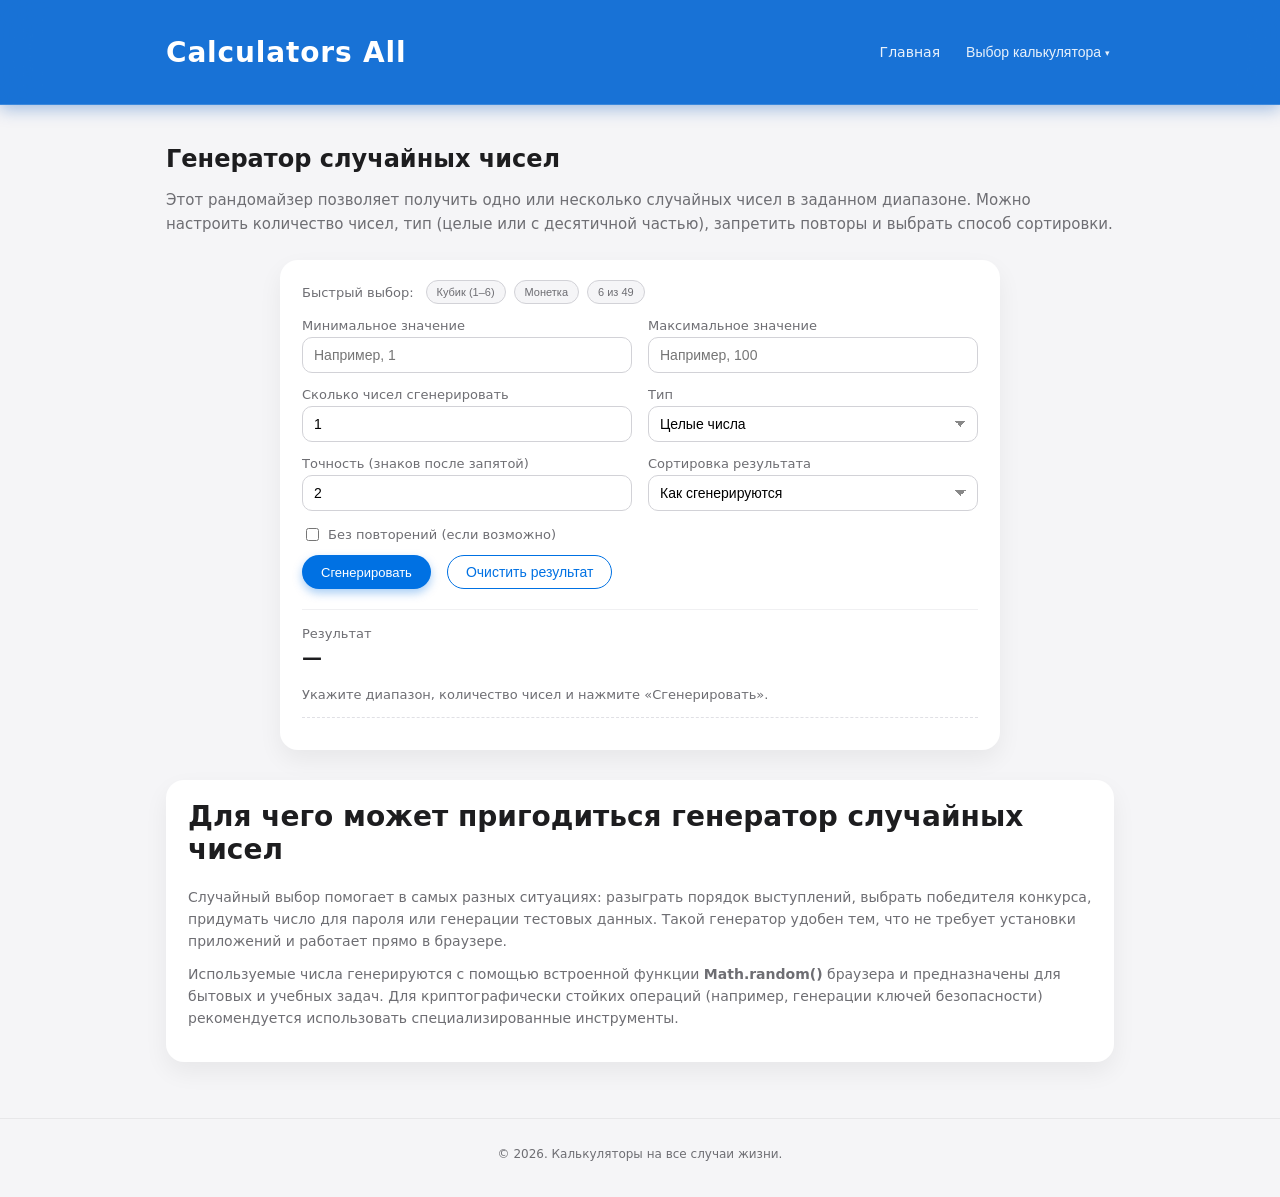
<file: calc-random.html>
<!DOCTYPE html>
<html lang="ru">
<head>
  <meta charset="UTF-8" />
  <meta name="viewport" content="width=device-width, initial-scale=1.0">
  <title>Генератор случайных чисел онлайн — рандомайзер для розыгрышей и игр</title>
  <meta name="description" content="Бесплатный генератор случайных чисел (рандомайзер). Генерация одного или нескольких случайных чисел в заданном диапазоне, с настройкой уникальности, сортировки и точности. Пресеты: кубик, монетка, 6 из 49.">
  <meta property="og:title" content="Генератор случайных чисел — рандомайзер онлайн">
  <meta property="og:description" content="Сгенерируйте случайные числа для розыгрышей, игр и тестов. Настройте диапазон, количество, уникальность и сортировку.">
  <meta property="og:type" content="website">
  <meta property="og:url" content="https://calculators-all.ru/calc-random.html">
  <meta property="og:image" content="https://calculators-all.ru/og-preview.png">
  <link rel="icon" href="favicon.ico" type="image/x-icon">
  <link rel="stylesheet" href="css/style.css" />
</head>
<body>
  <header class="site-header">
    <div class="container top-nav">
      <a href="index.html" class="logo">Сalculators All</a>
      <nav class="main-nav">
        <a href="index.html" class="nav-link">Главная</a>
        <div class="nav-dropdown">
          <button type="button" class="nav-drop-btn" aria-expanded="false" aria-haspopup="true">
            Выбор калькулятора
          </button>
          <div class="nav-drop-menu">
            <a href="calc-basic.html">Обычный калькулятор</a>
            <a href="calc-percent.html">Калькулятор процентов</a>
            <a href="calc-scientific.html">Инженерный калькулятор</a>
            <a href="calc-kbju.html">Калькулятор КБЖУ</a>
            <a href="calc-bmi.html">Индекс массы тела (ИМТ)</a>
            <a href="calc-credit.html">Кредитный калькулятор</a>
            <a href="calc-ipotec.html">Ипотечный калькулятор</a>
            <a href="calc-product.html">Калькулятор стоимости товара</a>
            <a href="calc-days.html">Калькулятор дней</a>
            <a href="calc-random.html">Генератор случайных чисел</a>
          </div>
        </div>
      </nav>
    </div>
  </header>

  <main class="container page-main calculator-page">
    <section class="calculator-section">
      <h1 class="page-title">Генератор случайных чисел</h1>
      <p class="calculator-section-intro">
        Этот рандомайзер позволяет получить одно или несколько случайных чисел
        в заданном диапазоне. Можно настроить количество чисел, тип (целые или
        с десятичной частью), запретить повторы и выбрать способ сортировки.
      </p>

      <div class="random-card">
        <form id="random-form" novalidate>
          <div class="random-presets">
            <span class="random-presets-label">Быстрый выбор:</span>
            <button type="button" class="random-preset-btn" data-preset="dice" aria-label="Кубик 1–6">Кубик (1–6)</button>
            <button type="button" class="random-preset-btn" data-preset="coin" aria-label="Монетка орёл/решка">Монетка</button>
            <button type="button" class="random-preset-btn" data-preset="6of49" aria-label="6 из 49">6 из 49</button>
          </div>

          <div class="percent-row">
            <div class="percent-field">
              <label for="random-min">Минимальное значение</label>
              <input type="number" step="any" id="random-min" name="min" placeholder="Например, 1" aria-label="Минимальное значение">
            </div>
            <div class="percent-field">
              <label for="random-max">Максимальное значение</label>
              <input type="number" step="any" id="random-max" name="max" placeholder="Например, 100" aria-label="Максимальное значение">
            </div>
          </div>

          <div class="percent-row">
            <div class="percent-field">
              <label for="random-count">Сколько чисел сгенерировать</label>
              <input type="number" id="random-count" name="count" min="1" max="1000" value="1" aria-label="Количество чисел">
            </div>
            <div class="percent-field">
              <label for="random-type">Тип</label>
              <select id="random-type" name="type" aria-label="Тип чисел">
                <option value="int" selected>Целые числа</option>
                <option value="float">С дробной частью</option>
              </select>
            </div>
          </div>

          <div class="percent-row">
            <div class="percent-field">
              <label for="random-precision">Точность (знаков после запятой)</label>
              <input type="number" id="random-precision" name="precision" min="0" max="10" value="2" aria-label="Точность">
            </div>
            <div class="percent-field">
              <label for="random-sort">Сортировка результата</label>
              <select id="random-sort" name="sort" aria-label="Сортировка">
                <option value="none">Как сгенерируются</option>
                <option value="asc">По возрастанию</option>
                <option value="desc">По убыванию</option>
              </select>
            </div>
          </div>

          <div class="random-options-row">
            <label class="date-checkbox">
              <input type="checkbox" name="unique" aria-label="Без повторений" /> Без повторений (если возможно)
            </label>
          </div>

          <div class="percent-actions random-actions">
            <button type="submit" class="btn-calc">Сгенерировать</button>
            <button type="button" class="btn-secondary random-clear-btn" id="random-clear" aria-label="Очистить результат">Очистить результат</button>
          </div>

          <div class="random-result">
            <div class="random-main">
              <div class="random-main-label">Результат</div>
              <div class="random-main-value" id="random-output">—</div>
            </div>
            <div class="kbju-note" id="random-note">
              Укажите диапазон, количество чисел и нажмите «Сгенерировать».
            </div>
            <div class="random-history" id="random-history"></div>
          </div>
        </form>
      </div>
    </section>

    <section class="random-info">
      <h2>Для чего может пригодиться генератор случайных чисел</h2>
      <p>
        Случайный выбор помогает в самых разных ситуациях: разыграть порядок
        выступлений, выбрать победителя конкурса, придумать число для пароля
        или генерации тестовых данных. Такой генератор удобен тем, что не
        требует установки приложений и работает прямо в браузере.
      </p>
      <p>
        Используемые числа генерируются с помощью встроенной функции
        <strong>Math.random()</strong> браузера и предназначены для бытовых
        и учебных задач. Для криптографически стойких операций
        (например, генерации ключей безопасности) рекомендуется использовать
        специализированные инструменты.
      </p>
    </section>
  </main>

  <footer>
    <div class="container">
      <p>© 2026. Калькуляторы на все случаи жизни.</p>
    </div>
  </footer>

  <script src="js/main.js"></script>
  <script src="js/calc-random.js"></script>
  <!-- Yandex.Metrika counter -->
  <script type="text/javascript">
    (function(m,e,t,r,i,k,a){
        m[i]=m[i]||function(){(m[i].a=m[i].a||[]).push(arguments)};
        m[i].l=1*new Date();
        for (var j = 0; j < document.scripts.length; j++) {if (document.scripts[j].src === r) { return; }}
        k=e.createElement(t),a=e.getElementsByTagName(t)[0],k.async=1,k.src=r,a.parentNode.insertBefore(k,a)
    })(window, document,'script','https://mc.yandex.ru/metrika/tag.js?id=107017143', 'ym');
    ym(107017143, 'init', {ssr:true, webvisor:true, clickmap:true, ecommerce:"dataLayer", referrer: document.referrer, url: location.href, accurateTrackBounce:true, trackLinks:true});
  </script>
  <noscript><div><img src="https://mc.yandex.ru/watch/107017143" style="position:absolute; left:-9999px;" alt="" /></div></noscript>
  <!-- /Yandex.Metrika counter -->
   <script type="application/ld+json">
{
  "@context": "https://schema.org",
  "@type": "WebApplication",
  "name": "Генератор случайных чисел",
  "description": "Бесплатный генератор случайных чисел. Генерация одного или нескольких случайных чисел в заданном диапазоне, с настройкой уникальности и сортировки.",
  "url": "https://calculators-all.ru/calc-random.html",
  "applicationCategory": "UtilityApplication",
  "operatingSystem": "All",
  "offers": {
    "@type": "Offer",
    "price": "0",
    "priceCurrency": "RUB"
  },
  "featureList": "Целые числа, дробные числа, уникальность, сортировка, пресеты (кубик, монетка, 6 из 49)"
}
</script>
</body>
</html>
</file>
<file: css/style.css>
/* === Глобальные переменные === */

:root {
  --bg-main: #f5f5f7;
  --bg-card: #ffffff;
  --text-main: #1d1d1f;
  --text-secondary: #6e6e73;
  --border-subtle: rgba(0, 0, 0, 0.06);
  --accent: #0071e3;
  --accent-dark: #005bbf;
  --operator: #ff6b4a;
}

/* === Базовые стили === */

*,
*::before,
*::after {
  box-sizing: border-box;
}

html,
body {
  margin: 0;
  padding: 0;
}

body {
  font-family: -apple-system, BlinkMacSystemFont, "SF Pro Text", system-ui,
    -system-ui, sans-serif;
  background: var(--bg-main);
  color: var(--text-main);
  -webkit-font-smoothing: antialiased;
}

a {
  color: inherit;
  text-decoration: none;
}

a:hover {
  text-decoration: none;
}

img {
  max-width: 100%;
  display: block;
}

/* === Контейнер и общая сетка === */

.container {
  width: 100%;
  max-width: 980px;
  margin: 0 auto;
  padding: 0 16px;
}

main {
  padding: 40px 0 60px;
}

/* === Шапка в стиле Apple === */

.site-header {
  position: sticky;
  top: 0;
  z-index: 100;
  backdrop-filter: blur(20px);
  background: rgba(245, 245, 247, 0.8);
  border-bottom: 1px solid var(--border-subtle);
}

.top-nav {
  display: flex;
  align-items: center;
  justify-content: space-between;
  height: 52px;
}

.logo {
  font-size: 18px;
  font-weight: 600;
  letter-spacing: 0.03em;
  color: var(--accent);
  text-decoration: none;
}

.logo:hover {
  color: var(--accent-dark);
}

.main-nav {
  display: flex;
  align-items: center;
  gap: 18px;
}

.nav-link {
  font-size: 12px;
  color: var(--text-secondary);
  padding: 2px 4px;
  transition: color 0.15s ease;
}

.nav-link:hover {
  color: var(--text-main);
}

.nav-dropdown {
  position: relative;
}

.nav-drop-btn {
  border: none;
  background: none;
  font-size: 12px;
  color: var(--text-secondary);
  padding: 2px 4px;
  cursor: pointer;
  display: inline-flex;
  align-items: center;
  gap: 4px;
  transition: color 0.15s ease;
}

.nav-drop-btn::after {
  content: "▾";
  font-size: 9px;
  margin-top: 1px;
}

.nav-dropdown.open .nav-drop-btn,
.nav-drop-btn:hover {
  color: var(--text-main);
}

.nav-drop-menu {
  position: absolute;
  right: 0;
  top: 140%;
  min-width: 220px;
  background: #ffffff;
  border-radius: 12px;
  box-shadow: 0 12px 30px rgba(0, 0, 0, 0.18);
  padding: 6px 0;
  opacity: 0;
  visibility: hidden;
  transform: translateY(-4px);
  transition:
    opacity 0.15s ease,
    transform 0.15s ease,
    visibility 0.15s ease;
  z-index: 200;
}

.nav-dropdown.open .nav-drop-menu {
  opacity: 1;
  visibility: visible;
  transform: translateY(0);
}

.nav-drop-menu a {
  display: block;
  padding: 8px 14px;
  font-size: 13px;
  color: var(--text-main);
  white-space: nowrap;
}

.nav-drop-menu a:hover {
  background: #f5f5f7;
}

/* === Hero-блок === */

.hero {
  padding: 40px 0 30px;
}

.hero-inner {
  display: flex;
  align-items: center;
  gap: 40px;
}

.hero-content {
  flex: 1;
  min-width: 0;
}

.hero-content h1 {
  font-size: 44px;
  line-height: 1.1;
  margin: 0 0 14px;
  font-weight: 600;
}

.hero-content p {
  margin: 0;
  font-size: 17px;
  line-height: 1.5;
  color: var(--text-secondary);
  max-width: 440px;
}

.hero-actions {
  margin-top: 22px;
  display: flex;
  flex-wrap: wrap;
  gap: 12px;
}

.btn-primary,
.btn-secondary {
  display: inline-flex;
  align-items: center;
  justify-content: center;
  padding: 8px 18px;
  border-radius: 999px;
  font-size: 14px;
  font-weight: 500;
  border: 1px solid transparent;
  cursor: pointer;
  transition:
    background-color 0.15s ease,
    color 0.15s ease,
    border-color 0.15s ease,
    transform 0.1s ease,
    box-shadow 0.1s ease;
}

.btn-primary {
  background: var(--accent);
  color: #ffffff;
  box-shadow: 0 4px 10px rgba(0, 113, 227, 0.35);
}

.btn-primary:hover {
  background: var(--accent-dark);
  transform: translateY(-1px);
  box-shadow: 0 6px 16px rgba(0, 113, 227, 0.45);
}

.btn-secondary {
  background: transparent;
  color: var(--accent);
  border-color: var(--accent);
}

.btn-secondary:hover {
  background: rgba(0, 113, 227, 0.08);
}

/* Визуальный превью-калькулятор в hero */

.hero-visual {
  flex: 1;
  display: flex;
  justify-content: center;
  min-width: 0;
}

.hero-calculator-preview {
  width: 320px;
  background: var(--bg-card);
  border-radius: 24px;
  box-shadow:
    0 12px 30px rgba(0, 0, 0, 0.08),
    0 0 0 1px rgba(255, 255, 255, 0.4);
  overflow: hidden;
  display: flex;
  flex-direction: column;
}

.preview-header {
  padding: 10px 14px 6px;
  display: flex;
  justify-content: space-between;
  font-size: 11px;
  color: var(--text-secondary);
}

.preview-title {
  font-weight: 600;
}

.preview-display {
  text-align: right;
  font-size: 28px;
  padding: 10px 10px 14px;
  border-bottom: 1px solid #f0f0f2;
  min-height: 52px;
}

.preview-keys {
  display: grid;
  grid-template-columns: repeat(4, 1fr);
  font-size: 14px;
}

.preview-keys span {
  padding: 10px 0;
  text-align: center;
  border-top: 1px solid #f3f3f5;
  border-right: 1px solid #f3f3f5;
  background: #fafafa;
}

.preview-keys span:nth-child(4n) {
  background: var(--operator);
  color: #fff;
  border-right: none;
}

.preview-keys .op {
  background: var(--operator);
  color: #fff;
}

.preview-keys .eq {
  grid-column: span 2;
  background: var(--operator);
  color: #fff;
}

/* === Каталог калькуляторов === */

.catalog-section {
  padding: 20px 0 0;
}

.catalog-section h2 {
  margin: 0 0 6px;
  font-size: 28px;
  font-weight: 600;
}

.section-subtitle {
  margin: 0 0 24px;
  font-size: 15px;
  color: var(--text-secondary);
  max-width: 520px;
}

.catalog-grid {
  display: grid;
  grid-template-columns: repeat(auto-fit, minmax(220px, 1fr));
  gap: 18px;
}

.card {
  display: flex;
  flex-direction: column;
  justify-content: space-between;
  background: var(--bg-card);
  border-radius: 18px;
  padding: 18px 18px 16px;
  box-shadow: 0 10px 25px rgba(0, 0, 0, 0.06);
  transition:
    transform 0.15s ease,
    box-shadow 0.15s ease,
    background-color 0.15s ease;
}

.card h3 {
  margin: 0 0 8px;
  font-size: 18px;
}

.card p {
  margin: 0 0 14px;
  font-size: 14px;
  color: var(--text-secondary);
}

.card-link {
  font-size: 13px;
  color: var(--accent);
  font-weight: 500;
}

.card:hover {
  transform: translateY(-4px);
  box-shadow: 0 14px 30px rgba(0, 0, 0, 0.12);
}

/* === Общий вид внутренних страниц (калькуляторов) === */

main.container,
.page-main {
  padding-top: 40px;
}

main.container h2 {
  font-size: 28px;
  margin-top: 0;
  margin-bottom: 20px;
}

/* === Подвал === */

footer {
  border-top: 1px solid var(--border-subtle);
  padding: 16px 0 24px;
  font-size: 12px;
  color: var(--text-secondary);
  background: transparent;
}

footer .container {
  text-align: center;
}

/* === Стили калькулятора (та, что мы уже сделали) === */

.calculator {
  background: #ffffff;
  border-radius: 16px;
  box-shadow: 0 2px 8px rgba(0, 0, 0, 0.08);
  overflow: hidden;
  max-width: 420px;
  margin: 10px auto 0;
}

.calc-header {
  padding: 12px 16px 0;
  display: flex;
  flex-direction: column;
  gap: 8px;
}

.calc-modes {
  font-size: 12px;
  color: #999;
  display: flex;
  align-items: center;
  gap: 4px;
}

.mode-btn {
  border: none;
  background: none;
  font-size: 12px;
  padding: 0;
  cursor: pointer;
  color: #999;
}

.mode-btn.active {
  color: #333;
  font-weight: 600;
  border-bottom: 2px solid #333;
}

.calc-display {
  text-align: right;
  font-size: 40px;
  padding: 16px 8px 12px;
  min-height: 56px;
  box-sizing: border-box;
  overflow-x: auto;
}

.calc-grid {
  display: grid;
  grid-template-columns: repeat(4, 1fr);
  border-top: 1px solid #eee;
}

.btn {
  border: 1px solid #f0f0f0;
  background: #f7f7f7;
  font-size: 20px;
  padding: 16px 0;
  cursor: pointer;
  outline: none;
}

.btn-light {
  background: #f9f9f9;
}

.btn:hover {
  background: #ececec;
}

.btn-operator {
  background: var(--operator);
  color: #fff;
  border-color: var(--operator);
}

.btn-operator:hover {
  background: #ff5a35;
}

.btn-equal {
  border-bottom-right-radius: 16px;
}
/* === Страница обычного калькулятора === */

.calculator-page .page-title {
  margin-top: 0;
  margin-bottom: 10px;
}

.calculator-section-intro {
  font-size: 15px;
  color: var(--text-secondary);
  line-height: 1.6;
}

.calculator-wide {
  max-width: 640px;
  width: 100%;
  margin: 32px auto 36px;
}

.calculator-info {
  width: 100%;
  margin: 0 auto 48px;
  background: var(--bg-card);
  border-radius: 18px;
  padding: 20px 22px 22px;
  box-shadow: 0 10px 25px rgba(0, 0, 0, 0.06);
}

.calculator-info h3 {
  margin: 0 0 12px;
  font-size: 20px;
}

.calculator-info p {
  margin: 0 0 10px;
  font-size: 14px;
  color: var(--text-secondary);
  line-height: 1.6;
}

.calculator-info ul {
  margin: 0 0 12px;
  padding-left: 20px;
  font-size: 14px;
  color: var(--text-secondary);
}

.calculator-info li {
  margin-bottom: 4px;
}

/* === Адаптив под мобильные === */

@media (max-width: 768px) {
  .hero-inner {
    flex-direction: column;
    align-items: flex-start;
  }

  .hero-visual {
    width: 100%;
    justify-content: flex-start;
  }

  .hero-calculator-preview {
    width: 100%;
    max-width: 360px;
  }

  .top-nav {
    justify-content: space-between;
  }

  .main-nav {
    gap: 8px;
    flex-wrap: wrap;
    justify-content: flex-end;
  }
}

@media (max-width: 480px) {
  .hero-content h1 {
    font-size: 32px;
  }

  .hero-content p {
    font-size: 15px;
  }

  .top-nav {
    flex-direction: column;
    justify-content: center;
    height: auto;
    padding: 8px 0;
    gap: 6px;
  }

  .main-nav {
    justify-content: center;
  }
}
/* === Калькулятор процентов === */

.percent-calculator {
  padding: 22px 22px 26px;
}

.percent-top {
  display: flex;
  align-items: center;
  justify-content: space-between;
  gap: 16px;
  margin-bottom: 18px;
}

.percent-header-title {
  font-size: 15px;
  font-weight: 600;
}

.percent-scenario-select {
  flex: 1;
  max-width: 360px;
}

.percent-scenario-select select {
  width: 100%;
  padding: 10px 14px;
  border-radius: 999px;
  border: 1px solid #d2d2d7;
  background: #f5f5f7;
  font-size: 13px;
  color: var(--text-main);
  outline: none;
  appearance: none;
  -webkit-appearance: none;
  background-image: linear-gradient(45deg, transparent 50%, #888 50%),
    linear-gradient(135deg, #888 50%, transparent 50%);
  background-position: calc(100% - 26px) 50%, calc(100% - 21px) 50%;
  background-size: 6px 6px, 6px 6px;
  background-repeat: no-repeat;
}

.percent-scenario-select select:focus {
  border-color: var(--accent);
  box-shadow: 0 0 0 3px rgba(0, 113, 227, 0.15);
}

.percent-forms {
  margin-top: 4px;
}

.percent-form {
  display: none;
  border-top: 1px solid #f0f0f2;
  padding-top: 18px;
}

.percent-form.active {
  display: block;
}

.percent-row {
  display: flex;
  gap: 16px;
  margin-bottom: 14px;
  flex-wrap: wrap;
}

.percent-field {
  flex: 1 1 180px;
  display: flex;
  flex-direction: column;
  gap: 4px;
  font-size: 13px;
}

.percent-field label {
  color: var(--text-secondary);
}

.percent-field input {
  padding: 9px 11px;
  border-radius: 10px;
  border: 1px solid #d2d2d7;
  font-size: 14px;
  outline: none;
}

.percent-field input:focus {
  border-color: var(--accent);
  box-shadow: 0 0 0 3px rgba(0, 113, 227, 0.15);
}

.percent-actions {
  margin-top: 8px;
  display: flex;
  justify-content: flex-start;
}

.btn-calc {
  padding: 8px 18px;
  border-radius: 999px;
  border: 1px solid transparent;
  background: var(--accent);
  color: #ffffff;
  font-size: 13px;
  cursor: pointer;
  box-shadow: 0 4px 10px rgba(0, 113, 227, 0.35);
  transition:
    background-color 0.15s ease,
    transform 0.1s ease,
    box-shadow 0.1s ease;
}

.btn-calc:hover {
  background: var(--accent-dark);
  transform: translateY(-1px);
  box-shadow: 0 6px 16px rgba(0, 113, 227, 0.45);
}

.percent-result {
  margin-top: 20px;
  padding-top: 10px;
  border-top: 1px solid #f0f0f2;
}

.percent-result-label {
  font-size: 13px;
  color: var(--text-secondary);
  margin-bottom: 4px;
}

.percent-result-value {
  font-size: 22px;
  font-weight: 600;
  margin-bottom: 4px;
}

.percent-note {
  margin-top: 2px;
  font-size: 12px;
  color: var(--text-secondary);
}

.percent-note.error {
  color: #d0021b;
}

/* Блок описаний под калькулятором */

.percent-info {
  margin: 30px auto 56px;
}

.percent-info h3 {
  margin: 0 0 10px;
  font-size: 20px;
}

.percent-info-intro {
  margin: 0 0 18px;
  font-size: 14px;
  color: var(--text-secondary);
  max-width: 720px;
}

.scenario-info-list {
  display: grid;
  grid-template-columns: repeat(auto-fit, minmax(190px, 1fr));
  gap: 10px 12px;
  margin-bottom: 16px;
}

.scenario-info-btn {
  width: 100%;
  text-align: left;
  border-radius: 999px;
  border: 1px solid #d2d2d7;
  padding: 7px 14px;
  font-size: 12px;
  background: #f5f5f7;
  cursor: pointer;
  color: var(--text-secondary);
  transition:
    background-color 0.15s ease,
    border-color 0.15s ease,
    color 0.15s ease,
    box-shadow 0.15s ease;
}

.scenario-info-btn.active {
  background: #e5f1ff;
  border-color: var(--accent);
  color: var(--accent-dark);
  box-shadow: 0 4px 10px rgba(0, 113, 227, 0.25);
}

.scenario-info-content {
  background: var(--bg-card);
  border-radius: 16px;
  padding: 18px 20px;
  box-shadow: 0 8px 20px rgba(0, 0, 0, 0.06);
  font-size: 14px;
  color: var(--text-secondary);
  line-height: 1.6;
}

.scenario-info-content h4 {
  margin: 0 0 10px;
  font-size: 16px;
  color: var(--text-main);
}

.scenario-info-content p {
  margin: 0 0 8px;
}

.scenario-info-content ul {
  margin: 0 0 8px 18px;
  padding: 0;
}

/* Адаптив под проценты */

@media (max-width: 700px) {
  .percent-top {
    flex-direction: column;
    align-items: flex-start;
  }

  .percent-scenario-select {
    max-width: 100%;
    width: 100%;
  }
}

@media (max-width: 600px) {
  .percent-row {
    gap: 12px;
  }

  .scenario-info-list {
    grid-template-columns: 1fr;
  }

  .scenario-info-btn {
    font-size: 12px;
  }
}

/* FAQ под калькулятором процентов */

.percent-faq {
  width: 100%;
  margin: 16px auto 56px;
  background: var(--bg-card);
  border-radius: 18px;
  padding: 20px 22px 22px;
  box-shadow: 0 10px 25px rgba(0, 0, 0, 0.06);
}

.percent-faq h3 {
  margin: 0 0 10px;
  font-size: 20px;
}

.percent-faq h4 {
  margin: 12px 0 6px;
  font-size: 16px;
}

.percent-faq p {
  margin: 0 0 8px;
  font-size: 14px;
  color: var(--text-secondary);
  line-height: 1.6;
}

/* === Калькулятор КБЖУ === */

.kbju-grid {
  display: flex;
  flex-wrap: wrap;
  gap: 20px;
  margin-top: 24px;
}

.kbju-card {
  flex: 1 1 320px;
  background: var(--bg-card);
  border-radius: 18px;
  padding: 18px 20px 22px;
  box-shadow: 0 10px 25px rgba(0, 0, 0, 0.06);
}

.kbju-card h3 {
  margin: 0 0 8px;
  font-size: 18px;
}

.kbju-card-intro {
  margin: 0 0 16px;
  font-size: 13px;
  color: var(--text-secondary);
  line-height: 1.5;
}

.kbju-radio-group {
  display: flex;
  gap: 12px;
  margin-top: 4px;
  font-size: 13px;
}

.kbju-radio-group input {
  margin-right: 4px;
}

.kbju-label-with-info {
  display: flex;
  align-items: center;
  gap: 6px;
  margin-bottom: 4px;
  font-size: 13px;
  color: var(--text-secondary);
  position: relative;
}

.info-icon {
  width: 18px;
  height: 18px;
  border-radius: 50%;
  border: 1px solid #d2d2d7;
  background: #f5f5f7;
  font-size: 11px;
  line-height: 1;
  padding: 0;
  cursor: default;
  display: flex;
  align-items: center;
  justify-content: center;
  color: var(--text-secondary);
}

.info-tooltip {
  position: absolute;
  top: 26px;
  left: 0;
  z-index: 10;
  width: 280px;
  max-width: calc(100vw - 40px);
  background: #ffffff;
  border-radius: 12px;
  box-shadow: 0 10px 25px rgba(0, 0, 0, 0.18);
  padding: 10px 12px;
  font-size: 12px;
  color: var(--text-secondary);
  line-height: 1.4;
  opacity: 0;
  visibility: hidden;
  transform: translateY(-4px);
  transition:
    opacity 0.15s ease,
    transform 0.15s ease,
    visibility 0.15s ease;
}

.info-tooltip p {
  margin: 0 0 4px;
}

.info-tooltip p:last-child {
  margin-bottom: 0;
}

.kbju-label-with-info:hover .info-tooltip,
.kbju-label-with-info:focus-within .info-tooltip {
  opacity: 1;
  visibility: visible;
  transform: translateY(0);
}

.kbju-card select {
  padding: 9px 11px;
  border-radius: 10px;
  border: 1px solid #d2d2d7;
  font-size: 14px;
  outline: none;
  background: #fff;
}

.kbju-card select:focus {
  border-color: var(--accent);
  box-shadow: 0 0 0 3px rgba(0, 113, 227, 0.15);
}

.kbju-actions {
  margin-top: 10px;
}

.kbju-result {
  margin-top: 18px;
  padding-top: 10px;
  border-top: 1px solid #f0f0f2;
}

.kbju-result-row {
  display: flex;
  justify-content: space-between;
  align-items: baseline;
  gap: 12px;
  margin-bottom: 6px;
}

.kbju-result-label {
  font-size: 13px;
  color: var(--text-secondary);
}

.kbju-result-value {
  font-size: 16px;
  font-weight: 600;
}

.kbju-macros {
  margin-top: 12px;
}

.kbju-macros-title {
  font-size: 13px;
  color: var(--text-secondary);
  margin-bottom: 8px;
}

.kbju-macros-grid {
  display: grid;
  grid-template-columns: repeat(4, minmax(0, 1fr));
  gap: 8px;
  margin-bottom: 6px;
}

.kbju-macro-label {
  font-size: 11px;
  color: var(--text-secondary);
  margin-bottom: 2px;
}

.kbju-macro-value {
  font-size: 15px;
  font-weight: 600;
}

.kbju-note {
  font-size: 12px;
  color: var(--text-secondary);
}

.kbju-note.error {
  color: #d0021b;
}

.btn-import {
  padding: 7px 14px;
  border-radius: 999px;
  border: 1px solid #d2d2d7;
  background: #f5f5f7;
  font-size: 12px;
  cursor: pointer;
  color: var(--text-secondary);
  text-align: center;
  transition:
    background-color 0.15s ease,
    border-color 0.15s ease,
    color 0.15s ease,
    box-shadow 0.15s ease;
}

.btn-import:hover {
  background: #e5e5ea;
  border-color: #c2c2c7;
}

.kbju-info {
  width: 100%;
  margin: 34px auto 56px;
  background: var(--bg-card);
  border-radius: 14px;
  padding: 20px 22px 22px;
  box-shadow: 0 10px 25px rgba(0, 0, 0, 0.06);
}

.kbju-info h3 {
  margin: 0 0 10px;
  font-size: 20px;
}

.kbju-info h4 {
  margin: 12px 0 8px;
  font-size: 16px;
}

.kbju-info p {
  margin: 0 0 10px;
  font-size: 14px;
  color: var(--text-secondary);
  line-height: 1.6;
}

.kbju-info ul {
  margin: 0 0 8px 18px;
  padding: 0;
  font-size: 14px;
  color: var(--text-secondary);
}

.kbju-info li {
  margin-bottom: 4px;
}

.kbju-faq {
  width: 100%;
  margin: 16px auto 56px;
  background: var(--bg-card);
  border-radius: 14px;
  padding: 20px 22px 22px;
  box-shadow: 0 10px 25px rgba(0, 0, 0, 0.06);
}

.kbju-faq h3 {
  margin: 0 0 10px;
  font-size: 20px;
}

.kbju-faq h4 {
  margin: 12px 0 6px;
  font-size: 16px;
}

.kbju-faq p {
  margin: 0 0 8px;
  font-size: 14px;
  color: var(--text-secondary);
  line-height: 1.6;
}

@media (max-width: 768px) {
  .kbju-grid {
    flex-direction: column;
  }
}
/* === Ипотечный калькулятор === */

.mortgage-card,
.credit-card {
  max-width: 720px;
  margin: 24px auto 30px;
  background: var(--bg-card);
  border-radius: 18px;
  padding: 20px 22px 24px;
  box-shadow: 0 10px 25px rgba(0, 0, 0, 0.06);
}

.mortgage-actions,
.credit-actions {
  margin-top: 12px;
}

.mortgage-dp-group {
  display: flex;
  gap: 8px;
  align-items: center;
}
.credit-term-group {
  display: flex;
  align-items: center;
  gap: 8px;
}

.credit-term-group input {
  width: 100%;
}

.credit-term-separator {
  font-size: 13px;
  color: var(--text-secondary);
}

.mortgage-select-inline {
  padding: 9px 11px;
  border-radius: 10px;
  border: 1px solid #d2d2d7;
  font-size: 14px;
  outline: none;
  background: #fff;
}

.mortgage-select-inline:focus {
  border-color: var(--accent);
  box-shadow: 0 0 0 3px rgba(0, 113, 227, 0.15);
}

.mortgage-dp-hint {
  margin-top: 4px;
  font-size: 12px;
  color: var(--text-secondary);
}

.mortgage-results {
  margin-top: 20px;
  padding-top: 12px;
  border-top: 1px solid #f0f0f2;
}

.mortgage-result-main {
  margin-bottom: 14px;
}

.mortgage-result-label {
  font-size: 13px;
  color: var(--text-secondary);
  margin-bottom: 3px;
}

.mortgage-result-value {
  font-size: 24px;
  font-weight: 600;
}

.mortgage-results-grid {
  display: grid;
  grid-template-columns: repeat(auto-fit, minmax(190px, 1fr));
  gap: 10px 14px;
  margin-bottom: 8px;
}

.credit-results {
  margin-top: 18px;
  padding-top: 12px;
  border-top: 1px solid #f0f0f2;
}

.credit-result-main {
  margin-bottom: 14px;
}

.credit-result-label {
  font-size: 13px;
  color: var(--text-secondary);
  margin-bottom: 3px;
}

.credit-result-value {
  font-size: 22px;
  font-weight: 600;
}

.mortgage-result-small {
  font-size: 15px;
  font-weight: 600;
}

.mortgage-info {
  width: 100%;
  margin: 8px auto 56px;
  background: var(--bg-card);
  border-radius: 18px;
  padding: 20px 22px 22px;
  box-shadow: 0 10px 25px rgba(0, 0, 0, 0.06);
}

.mortgage-info h3 {
  margin: 0 0 10px;
  font-size: 20px;
}

.mortgage-info h4 {
  margin: 12px 0 8px;
  font-size: 16px;
}

.mortgage-info p {
  margin: 0 0 10px;
  font-size: 14px;
  color: var(--text-secondary);
  line-height: 1.6;
}

.mortgage-info ul {
  margin: 0 0 8px 18px;
  padding: 0;
  font-size: 14px;
  color: var(--text-secondary);
}

.mortgage-info li {
  margin-bottom: 4px;
}

@media (max-width: 600px) {
  .mortgage-card,
  .credit-card {
    margin-top: 18px;
  }
}
/* селекты в ипотечном и кредитном калькуляторах */

.mortgage-card select,
.credit-card select {
  width: 100%;
  padding: 9px 30px 9px 11px;
  border-radius: 10px;
  border: 1px solid #d2d2d7;
  font-size: 14px;
  outline: none;
  background-color: #ffffff;
  -webkit-appearance: none;
  -moz-appearance: none;
  appearance: none;
  background-image:
    linear-gradient(45deg, transparent 50%, #888 50%),
    linear-gradient(135deg, #888 50%, transparent 50%);
  background-position:
    calc(100% - 26px) 50%,
    calc(100% - 21px) 50%;
  background-size: 6px 6px, 6px 6px;
  background-repeat: no-repeat;
}

.mortgage-card select:focus,
.credit-card select:focus {
  border-color: var(--accent);
  box-shadow: 0 0 0 3px rgba(0, 113, 227, 0.15);
}

/* === Калькулятор дней === */

.date-card {
  max-width: 880px;
  margin: 22px auto 30px;
  background: var(--bg-card);
  border-radius: 18px;
  padding: 20px 22px 24px;
  box-shadow: 0 10px 25px rgba(0, 0, 0, 0.06);
}

.date-range-grid {
  display: grid;
  grid-template-columns: repeat(2, minmax(0, 1fr));
  gap: 18px;
}

.date-label {
  display: block;
  font-size: 13px;
  color: var(--text-secondary);
  margin-bottom: 4px;
}

.date-input {
  width: 100%;
  padding: 9px 11px;
  border-radius: 10px;
  border: 1px solid #d2d2d7;
  font-size: 14px;
  margin-bottom: 8px;
}

.date-input:focus {
  outline: none;
  border-color: var(--accent);
  box-shadow: 0 0 0 3px rgba(0, 113, 227, 0.15);
}

.mini-calendar {
  background: #f5f5f7;
  border-radius: 14px;
  padding: 10px 10px 12px;
}

.mini-cal-header {
  display: flex;
  align-items: center;
  justify-content: space-between;
  margin-bottom: 6px;
}

.mini-cal-title {
  display: flex;
  align-items: center;
  gap: 6px;
}

.mini-cal-month {
  font-size: 13px;
}

.mini-cal-year {
  font-size: 12px;
  padding: 3px 6px;
  border-radius: 999px;
  border: 1px solid #d2d2d7;
  background: #ffffff;
}

.mini-cal-arrow {
  border: none;
  background: none;
  width: 22px;
  height: 22px;
  border-radius: 50%;
  font-size: 14px;
  cursor: pointer;
  display: flex;
  align-items: center;
  justify-content: center;
  color: var(--text-secondary);
}

.mini-cal-arrow:hover {
  background: #e5e5ea;
}

.mini-cal-weekdays {
  display: grid;
  grid-template-columns: repeat(7, 1fr);
  font-size: 11px;
  color: var(--text-secondary);
  margin-bottom: 4px;
  text-align: center;
}

.mini-cal-weekdays span {
  padding: 2px 0;
}

.mini-cal-body {
  display: grid;
  grid-template-columns: repeat(7, 1fr);
  gap: 2px;
}

.mini-cal-day {
  border: none;
  background: #ffffff;
  font-size: 12px;
  padding: 4px 0;
  border-radius: 8px;
  cursor: pointer;
}

.mini-cal-day.empty {
  visibility: hidden;
  cursor: default;
}

.mini-cal-day.today {
  border: 1px solid var(--accent);
}

.mini-cal-day.selected {
  background: var(--accent);
  color: #ffffff;
}

.mini-cal-day:hover:not(.selected):not(.empty) {
  background: #e5f1ff;
}

.date-options-row {
  margin-top: 16px;
  margin-bottom: 6px;
}

.date-checkbox {
  font-size: 13px;
  color: var(--text-secondary);
  display: inline-flex;
  align-items: center;
  gap: 6px;
}

.date-actions {
  margin-top: 4px;
}

.date-results {
  margin-top: 18px;
  padding-top: 10px;
  border-top: 1px solid #f0f0f2;
}

.date-main-result {
  margin-bottom: 14px;
}

.date-main-label {
  font-size: 13px;
  color: var(--text-secondary);
  margin-bottom: 4px;
}

.date-main-number {
  font-size: 32px;
  font-weight: 600;
}

.date-details-grid {
  display: grid;
  grid-template-columns: repeat(auto-fit, minmax(160px, 1fr));
  gap: 10px 14px;
  margin-bottom: 8px;
}

.date-detail-label {
  font-size: 13px;
  color: var(--text-secondary);
  margin-bottom: 2px;
}

.date-detail-value {
  font-size: 16px;
  font-weight: 600;
}

.date-info {
  width: 100%;
  margin: 8px auto 56px;
  background: var(--bg-card);
  border-radius: 18px;
  padding: 20px 22px 22px;
  box-shadow: 0 10px 25px rgba(0, 0, 0, 0.06);
}

.date-info h3 {
  margin: 0 0 10px;
  font-size: 20px;
}

.date-info h4 {
  margin: 12px 0 8px;
  font-size: 16px;
}

.date-info p {
  margin: 0 0 10px;
  font-size: 14px;
  color: var(--text-secondary);
  line-height: 1.6;
}

.date-info ul {
  margin: 0 0 8px 18px;
  padding: 0;
  font-size: 14px;
  color: var(--text-secondary);
}

.date-info li {
  margin-bottom: 4px;
}

@media (max-width: 768px) {
  .date-range-grid {
    grid-template-columns: 1fr;
  }
}
/* === Дополнительная адаптация под мобильные === */

@media (max-width: 600px) {
  body {
    font-size: 15px;
  }

  .container {
    padding: 0 12px;
  }

  .hero {
    padding: 20px 0 10px;
  }

  .hero-content h1 {
    font-size: 30px;
  }

  .hero-calculator-preview {
    max-width: 100%;
  }

  .calculator,
  .calculator-wide,
  .kbju-card,
  .mortgage-card,
  .date-card {
    max-width: 100%;
    margin-left: 0;
    margin-right: 0;
    border-radius: 14px;
    padding: 16px 14px 18px;
  }

  .btn {
    font-size: 18px;
    padding: 14px 0;
  }

  .calc-display {
    font-size: 32px;
    padding: 12px 6px 10px;
    min-height: 48px;
  }

  .percent-field input,
  .kbju-card select,
  .mortgage-dp-group input,
  .mortgage-card select,
  .date-input {
    font-size: 16px;
    padding: 10px 12px;
  }

  .btn-calc,
  .btn-import {
    padding: 9px 18px;
    font-size: 14px;
  }

  .mini-cal-day {
    font-size: 13px;
    padding: 6px 0;
  }

  .date-main-number {
    font-size: 26px;
  }
}

@media (max-width: 400px) {
  .container {
    padding: 0 8px;
  }

  .calculator,
  .calculator-wide,
  .kbju-card,
  .mortgage-card,
  .date-card {
    padding: 14px 10px 16px;
  }

  .btn {
    font-size: 17px;
    padding: 13px 0;
  }

  .percent-field input,
  .kbju-card select,
  .mortgage-dp-group input,
  .mortgage-card select,
  .date-input {
    font-size: 15px;
    padding: 9px 10px;
  }
}
/* === Калькулятор ИМТ === */

.bmi-card {
  max-width: 720px;
  margin: 24px auto 30px;
  background: var(--bg-card);
  border-radius: 18px;
  padding: 20px 22px 24px;
  box-shadow: 0 10px 25px rgba(0, 0, 0, 0.06);
}

.bmi-result {
  margin-top: 18px;
  padding-top: 10px;
  border-top: 1px solid #f0f0f2;
}

.bmi-main {
  margin-bottom: 14px;
}

.bmi-main-label {
  font-size: 13px;
  color: var(--text-secondary);
  margin-bottom: 4px;
}

.bmi-main-value {
  font-size: 32px;
  font-weight: 600;
}

.bmi-details {
  display: grid;
  grid-template-columns: repeat(auto-fit, minmax(220px, 1fr));
  gap: 10px 14px;
  margin-bottom: 8px;
}

.bmi-detail-label {
  font-size: 13px;
  color: var(--text-secondary);
  margin-bottom: 2px;
}

.bmi-detail-value {
  font-size: 15px;
  font-weight: 600;
}

.bmi-info {
  width: 100%;
  margin: 8px auto 56px;
  background: var(--bg-card);
  border-radius: 18px;
  padding: 20px 22px 22px;
  box-shadow: 0 10px 25px rgba(0, 0, 0, 0.06);
}

.bmi-info h3 {
  margin: 0 0 10px;
  font-size: 20px;
}

.bmi-info h4 {
  margin: 12px 0 8px;
  font-size: 16px;
}

.bmi-info p {
  margin: 0 0 10px;
  font-size: 14px;
  color: var(--text-secondary);
  line-height: 1.6;
}

.bmi-info ul {
  margin: 0 0 8px 18px;
  padding: 0;
  font-size: 14px;
  color: var(--text-secondary);
}

.bmi-info li {
  margin-bottom: 4px;
}

@media (max-width: 600px) {
  .bmi-card {
    max-width: 100%;
    margin-top: 18px;
    padding: 16px 14px 18px;
  }

  .bmi-main-value {
    font-size: 26px;
  }
}

/* === Дополнительные стили для ИМТ === */

/* Увеличенный отступ между кнопками "Рассчитать" и "Очистить" */
.kbju-actions {
  gap: 16px;
}

/* Стили для блока с результатами и пояснениями – увеличиваем межстрочный интервал и отступы */
.bmi-result .kbju-note {
  margin-top: 16px;
  line-height: 1.5;
  font-size: 13px;
}

.bmi-details {
  margin-bottom: 12px;
}

.bmi-detail-label {
  margin-bottom: 4px;
}

.bmi-detail-value {
  margin-bottom: 8px;
}

/* Улучшенное отображение сообщений об ошибках */
.kbju-note.error {
  color: #d0021b;
  background-color: rgba(208, 2, 27, 0.05);
  padding: 8px 12px;
  border-radius: 10px;
  margin-top: 12px;
}

/* === Генератор случайных чисел === */

.random-card {
  max-width: 720px;
  margin: 24px auto 30px;
  background: var(--bg-card);
  border-radius: 18px;
  padding: 20px 22px 24px;
  box-shadow: 0 10px 25px rgba(0, 0, 0, 0.06);
}

.random-presets {
  display: flex;
  flex-wrap: wrap;
  gap: 8px;
  align-items: center;
  margin-bottom: 14px;
  font-size: 13px;
  color: var(--text-secondary);
}

.random-presets-label {
  margin-right: 4px;
}

.random-preset-btn {
  border-radius: 999px;
  border: 1px solid #d2d2d7;
  padding: 5px 10px;
  font-size: 11px;
  background: #f5f5f7;
  cursor: pointer;
  color: var(--text-secondary);
  transition:
    background-color 0.15s ease,
    border-color 0.15s ease,
    color 0.15s ease,
    box-shadow 0.15s ease;
}

.random-preset-btn:hover {
  background: #e5f1ff;
  border-color: var(--accent);
  color: var(--accent-dark);
  box-shadow: 0 4px 10px rgba(0, 113, 227, 0.25);
}

.random-options-row {
  margin-top: 8px;
  margin-bottom: 2px;
}

.random-actions {
  margin-top: 10px;
  display: flex;
  flex-wrap: wrap;
  gap: 8px;
}

.random-result {
  margin-top: 18px;
  padding-top: 10px;
  border-top: 1px solid #f0f0f2;
}

.random-main {
  margin-bottom: 10px;
}

.random-main-label {
  font-size: 13px;
  color: var(--text-secondary);
  margin-bottom: 4px;
}

.random-main-value {
  font-size: 20px;
  font-weight: 600;
  word-wrap: break-word;
}

.random-history {
  margin-top: 10px;
  border-top: 1px dashed #e0e0e5;
  padding-top: 8px;
  font-size: 12px;
  color: var(--text-secondary);
}

.random-history-row {
  display: flex;
  gap: 8px;
  margin-bottom: 4px;
}

.random-history-time {
  font-family: monospace;
  color: #999;
  min-width: 50px;
}

.random-history-data {
  flex: 1;
}

.random-info {
  width: 100%;
  margin: 8px auto 56px;
  background: var(--bg-card);
  border-radius: 18px;
  padding: 20px 22px 22px;
  box-shadow: 0 10px 25px rgba(0, 0, 0, 0.06);
}

.random-info h3 {
  margin: 0 0 10px;
  font-size: 20px;
}

.random-info p {
  margin: 0 0 10px;
  font-size: 14px;
  color: var(--text-secondary);
  line-height: 1.6;
}

@media (max-width: 600px) {
  .random-card {
    max-width: 100%;
    margin-top: 18px;
    padding: 16px 14px 18px;
  }

  .random-main-value {
    font-size: 18px;
  }
}
/* селекты в генераторе случайных чисел в едином стиле */

.random-card select {
  width: 100%;
  padding: 9px 30px 9px 11px;
  border-radius: 10px;
  border: 1px solid #d2d2d7;
  font-size: 14px;
  outline: none;
  background-color: #ffffff;
  -webkit-appearance: none;
  -moz-appearance: none;
  appearance: none;
  background-image:
    linear-gradient(45deg, transparent 50%, #888 50%),
    linear-gradient(135deg, #888 50%, transparent 50%);
  background-position:
    calc(100% - 26px) 50%,
    calc(100% - 21px) 50%;
  background-size: 6px 6px, 6px 6px;
  background-repeat: no-repeat;
}

.random-card select:focus {
  border-color: var(--accent);
  box-shadow: 0 0 0 3px rgba(0, 113, 227, 0.15);
}

/* === Калькулятор стоимости товара === */

.product-card {
  max-width: 720px;
  margin: 24px auto 30px;
  background: var(--bg-card);
  border-radius: 18px;
  padding: 20px 22px 24px;
  box-shadow: 0 10px 25px rgba(0, 0, 0, 0.06);
}

.product-top {
  display: flex;
  align-items: center;
  justify-content: space-between;
  gap: 16px;
  margin-bottom: 18px;
}

.product-forms {
  margin-top: 4px;
}

.product-form {
  display: none;
  border-top: 1px solid #f0f0f2;
  padding-top: 18px;
}

.product-form.active {
  display: block;
}

.product-actions {
  margin-top: 10px;
}

.product-result {
  margin-top: 18px;
  padding-top: 10px;
  border-top: 1px solid #f0f0f2;
}

.product-main {
  margin-bottom: 12px;
}

.product-main-label {
  font-size: 13px;
  color: var(--text-secondary);
  margin-bottom: 4px;
}

.product-main-value {
  font-size: 22px;
  font-weight: 600;
  word-wrap: break-word;
}

.product-details-grid {
  display: grid;
  grid-template-columns: repeat(auto-fit, minmax(200px, 1fr));
  gap: 10px 14px;
  margin-bottom: 8px;
}

.product-detail-label {
  font-size: 13px;
  color: var(--text-secondary);
  margin-bottom: 2px;
}

.product-detail-value {
  font-size: 15px;
  font-weight: 600;
}

.product-info {
  width: 100%;
  margin: 8px auto 32px;
  background: var(--bg-card);
  border-radius: 18px;
  padding: 20px 22px 22px;
  box-shadow: 0 10px 25px rgba(0, 0, 0, 0.06);
}

.product-info h3 {
  margin: 0 0 10px;
  font-size: 20px;
}

.product-info p {
  margin: 0 0 10px;
  font-size: 14px;
  color: var(--text-secondary);
  line-height: 1.6;
}

.product-scenarios-info {
  width: 100%;
  margin: 8px auto 32px;
  background: var(--bg-card);
  border-radius: 18px;
  padding: 20px 22px 22px;
  box-shadow: 0 10px 25px rgba(0, 0, 0, 0.06);
}

.product-scenarios-info h3 {
  margin: 0 0 10px;
  font-size: 20px;
}

.product-info-intro {
  margin: 0 0 14px;
  font-size: 14px;
  color: var(--text-secondary);
  line-height: 1.6;
}

.product-scenario-info-list {
  display: grid;
  grid-template-columns: repeat(auto-fit, minmax(210px, 1fr));
  gap: 10px 12px;
  margin-bottom: 16px;
}

.product-scenario-info-btn {
  width: 100%;
  text-align: left;
  border-radius: 999px;
  border: 1px solid #d2d2d7;
  padding: 6px 12px;
  font-size: 12px;
  background: #f5f5f7;
  cursor: pointer;
  color: var(--text-secondary);
  transition:
    background-color 0.15s ease,
    border-color 0.15s ease,
    color 0.15s ease,
    box-shadow 0.15s ease;
}

.product-scenario-info-btn.active {
  background: #e5f1ff;
  border-color: var(--accent);
  color: var(--accent-dark);
  box-shadow: 0 4px 10px rgba(0, 113, 227, 0.25);
}

.product-scenario-info-content {
  background: var(--bg-card);
  border-radius: 16px;
  padding: 16px 18px;
  box-shadow: 0 8px 20px rgba(0, 0, 0, 0.06);
  font-size: 14px;
  color: var(--text-secondary);
  line-height: 1.6;
}

.product-scenario-info-content h4 {
  margin: 0 0 8px;
  font-size: 16px;
  color: var(--text-main);
}

.product-scenario-info-content p {
  margin: 0 0 8px;
}

.product-scenario-info-content ul {
  margin: 0 0 8px 18px;
  padding: 0;
}

.product-faq {
  width: 100%;
  margin: 16px auto 56px;
  background: var(--bg-card);
  border-radius: 18px;
  padding: 20px 22px 22px;
  box-shadow: 0 10px 25px rgba(0, 0, 0, 0.06);
}

.product-faq h3 {
  margin: 0 0 10px;
  font-size: 20px;
}

.product-faq h4 {
  margin: 12px 0 6px;
  font-size: 16px;
}

.product-faq p {
  margin: 0 0 8px;
  font-size: 14px;
  color: var(--text-secondary);
  line-height: 1.6;
}

@media (max-width: 600px) {
  .product-card {
    max-width: 100%;
    margin-top: 18px;
    padding: 16px 14px 18px;
  }

  .product-main-value {
    font-size: 20px;
  }

  .product-scenario-info-list {
    grid-template-columns: 1fr;
  }
}
/* === Дополнительные стили для кредитного калькулятора === */

/* Увеличенный отступ между кнопками */
.credit-actions {
  gap: 16px;
}

/* Стили для сообщений об ошибках (единообразие с ИМТ) */
.credit-results .kbju-note.error {
  color: #d0021b;
  background-color: rgba(208, 2, 27, 0.05);
  padding: 8px 12px;
  border-radius: 10px;
  margin-top: 12px;
}

/* Улучшенный вид блока результатов */
.credit-results {
  margin-top: 18px;
  padding-top: 12px;
  border-top: 1px solid #f0f0f2;
}

.credit-result-main {
  margin-bottom: 14px;
}

.credit-result-value {
  font-size: 24px;
  font-weight: 600;
}
/* === Улучшенные интервалы для кредитного калькулятора (как в ИМТ) === */

.credit-results .mortgage-results-grid {
  margin-bottom: 16px;
}

.credit-results .mortgage-result-label {
  margin-bottom: 4px;
}

.credit-results .mortgage-result-small {
  margin-bottom: 6px;
  display: inline-block;
}

.credit-results .kbju-note {
  margin-top: 16px;
  line-height: 1.5;
  font-size: 13px;
}

.credit-result-main {
  margin-bottom: 16px;
}

.credit-result-label {
  margin-bottom: 4px;
}
/* === Дополнительные стили для калькулятора дней === */

/* Переключатель режимов */
.date-mode-switch {
  display: flex;
  gap: 12px;
  margin-bottom: 24px;
  border-bottom: 1px solid var(--border-subtle);
  padding-bottom: 12px;
}

.date-mode-btn {
  padding: 8px 20px;
  border-radius: 999px;
  border: 1px solid #d2d2d7;
  background: #f5f5f7;
  font-size: 13px;
  font-weight: 500;
  cursor: pointer;
  color: var(--text-secondary);
  transition: all 0.15s ease;
}

.date-mode-btn.active {
  background: var(--accent);
  border-color: var(--accent);
  color: #ffffff;
  box-shadow: 0 4px 10px rgba(0, 113, 227, 0.35);
}

.date-mode-btn:hover:not(.active) {
  background: #e5e5ea;
  border-color: #c2c2c7;
}

/* Панели режимов */
.date-mode-panel {
  display: none;
}

.date-mode-panel.active {
  display: block;
}

/* Увеличенные отступы и интервалы */
.date-results {
  margin-top: 20px;
  padding-top: 16px;
  border-top: 1px solid #f0f0f2;
}

.date-main-result {
  margin-bottom: 16px;
}

.date-main-label {
  font-size: 13px;
  color: var(--text-secondary);
  margin-bottom: 4px;
}

.date-main-number {
  font-size: 32px;
  font-weight: 600;
}

.date-details-grid {
  display: grid;
  grid-template-columns: repeat(auto-fit, minmax(160px, 1fr));
  gap: 12px 16px;
  margin-bottom: 16px;
}

.date-detail-label {
  font-size: 13px;
  color: var(--text-secondary);
  margin-bottom: 4px;
}

.date-detail-value {
  font-size: 16px;
  font-weight: 600;
}

/* Стилизованные сообщения об ошибках */
.date-results .kbju-note.error {
  color: #d0021b;
  background-color: rgba(208, 2, 27, 0.05);
  padding: 8px 12px;
  border-radius: 10px;
  margin-top: 12px;
}

.date-results .kbju-note {
  margin-top: 16px;
  line-height: 1.5;
  font-size: 13px;
}

/* Отступы для кнопок */
.date-actions {
  gap: 16px;
  margin-top: 20px;
}
/* === Дополнительные стили для ипотечного калькулятора === */

/* Увеличенный отступ между кнопками */
.mortgage-actions {
  gap: 16px;
}

/* Стили для сообщений об ошибках (единообразие с ИМТ) */
.mortgage-results .kbju-note.error {
  color: #d0021b;
  background-color: rgba(208, 2, 27, 0.05);
  padding: 8px 12px;
  border-radius: 10px;
  margin-top: 12px;
}

.mortgage-results .kbju-note {
  margin-top: 16px;
  line-height: 1.5;
  font-size: 13px;
}

/* Улучшенные интервалы для результатов */
.mortgage-results {
  margin-top: 20px;
  padding-top: 16px;
  border-top: 1px solid #f0f0f2;
}

.mortgage-result-main {
  margin-bottom: 16px;
}

.mortgage-result-label {
  font-size: 13px;
  color: var(--text-secondary);
  margin-bottom: 4px;
}

.mortgage-result-value {
  font-size: 28px;
  font-weight: 600;
}

.mortgage-results-grid {
  margin-bottom: 16px;
}

.mortgage-results-grid .mortgage-result-label {
  margin-bottom: 4px;
}

.mortgage-results-grid .mortgage-result-small {
  margin-bottom: 8px;
  display: inline-block;
}
/* === Дополнительные стили для калькулятора КБЖУ === */

/* Увеличенный отступ между кнопками */
.kbju-actions {
  gap: 16px;
}

/* Стили для сообщений об ошибках (единообразие с ИМТ) */
.kbju-note.error {
  color: #d0021b;
  background-color: rgba(208, 2, 27, 0.05);
  padding: 8px 12px;
  border-radius: 10px;
  margin-top: 12px;
}

.kbju-note {
  margin-top: 16px;
  line-height: 1.5;
  font-size: 13px;
}

/* Улучшенные интервалы для результатов */
.kbju-result {
  margin-top: 20px;
  padding-top: 16px;
  border-top: 1px solid #f0f0f2;
}

.kbju-result-row {
  margin-bottom: 12px;
}

.kbju-macros {
  margin-top: 16px;
}

.kbju-macros-grid {
  margin-bottom: 12px;
}

/* Кнопка импорта */
.btn-import {
  margin-top: 24px;
  width: 100%;
  padding: 8px 12px;
  border-radius: 999px;
  border: 1px solid #d2d2d7;
  background: #f5f5f7;
  font-size: 12px;
  cursor: pointer;
  color: var(--text-secondary);
  transition: all 0.15s ease;
}

.btn-import:hover {
  background: #e5e5ea;
  border-color: #c2c2c7;
}
/* === Дополнительные стили для калькулятора КБЖУ === */

/* Увеличенный отступ между кнопками */
.kbju-actions {
  gap: 16px;
}

/* Стили для сообщений об ошибках */
.kbju-note.error {
  color: #d0021b;
  background-color: rgba(208, 2, 27, 0.05);
  padding: 8px 12px;
  border-radius: 10px;
  margin-top: 12px;
}

.kbju-note {
  margin-top: 16px;
  line-height: 1.5;
  font-size: 13px;
}

/* Улучшенные интервалы для результатов */
.kbju-result {
  margin-top: 20px;
  padding-top: 16px;
  border-top: 1px solid #f0f0f2;
}

.kbju-result-row {
  margin-bottom: 12px;
}

.kbju-macros {
  margin-top: 16px;
}

.kbju-macros-grid {
  margin-bottom: 12px;
}

/* Выравнивание строки с целью и кнопкой импорта */
.kbju-progress-row {
  align-items: flex-end;
}

.kbju-import-cell {
  display: flex;
  align-items: flex-end;
}

.kbju-import-cell .btn-import {
  margin-top: 0;
  width: 100%;
}

.btn-import {
  padding: 9px 12px;
  border-radius: 999px;
  border: 1px solid #d2d2d7;
  background: #f5f5f7;
  font-size: 12px;
  cursor: pointer;
  color: var(--text-secondary);
  transition: all 0.15s ease;
  white-space: nowrap;
}

.btn-import:hover {
  background: #e5e5ea;
  border-color: #c2c2c7;
}

/* === Стили для селекторов (стрелки левее) === */

/* Для всех селектов на сайте */
select {
  background-position: calc(100% - 16px) 50%, calc(100% - 11px) 50% !important;
}

/* Специально для селектов в карточках КБЖУ */
.kbju-card select,
.percent-field select,
.mortgage-card select,
.credit-card select,
.random-card select {
  background-position: calc(100% - 16px) 50%, calc(100% - 11px) 50% !important;
}
/* === Дополнительные стили для калькулятора процентов === */

/* Увеличенный отступ между кнопками */
.percent-actions {
  gap: 16px;
}

/* Стили для сообщений об ошибках */
.percent-note.error {
  color: #d0021b;
  background-color: rgba(208, 2, 27, 0.05);
  padding: 8px 12px;
  border-radius: 10px;
  margin-top: 12px;
}

.percent-note {
  margin-top: 8px;
  line-height: 1.5;
  font-size: 12px;
}

/* Улучшенные интервалы для результатов */
.percent-result {
  margin-top: 20px;
  padding-top: 16px;
  border-top: 1px solid #f0f0f2;
}

.percent-result-value {
  font-size: 24px;
  font-weight: 600;
  margin-bottom: 8px;
}

/* Стрелки селекторов левее */
.percent-scenario-select select {
  background-position: calc(100% - 16px) 50%, calc(100% - 11px) 50% !important;
}
/* === Дополнительные стили для калькулятора стоимости товара === */

/* Увеличенный отступ между кнопками */
.product-actions {
  gap: 16px;
}

/* Стили для сообщений об ошибках */
.kbju-note.error {
  color: #d0021b;
  background-color: rgba(208, 2, 27, 0.05);
  padding: 8px 12px;
  border-radius: 10px;
  margin-top: 12px;
}

.kbju-note {
  margin-top: 16px;
  line-height: 1.5;
  font-size: 13px;
}

/* Улучшенные интервалы для результатов */
.product-result {
  margin-top: 20px;
  padding-top: 16px;
  border-top: 1px solid #f0f0f2;
}

.product-main-value {
  font-size: 24px;
  font-weight: 600;
  margin-bottom: 8px;
}

.product-details-grid {
  margin-bottom: 12px;
}

/* Стрелки селектора левее */
.percent-scenario-select select {
  background-position: calc(100% - 16px) 50%, calc(100% - 11px) 50% !important;
}
/* === Дополнительные стили для генератора случайных чисел === */

/* Увеличенный отступ между кнопками */
.random-actions {
  gap: 16px;
}

/* Стили для сообщений об ошибках (единообразие с ИМТ) */
#random-note.error {
  color: #d0021b;
  background-color: rgba(208, 2, 27, 0.05);
  padding: 8px 12px;
  border-radius: 10px;
  margin-top: 12px;
}

#random-note {
  margin-top: 16px;
  line-height: 1.5;
  font-size: 13px;
}

/* Улучшенные интервалы для результатов */
.random-result {
  margin-top: 20px;
  padding-top: 16px;
  border-top: 1px solid #f0f0f2;
}

.random-main-value {
  font-size: 20px;
  font-weight: 600;
  word-wrap: break-word;
  margin-bottom: 8px;
}

.random-history {
  margin-top: 12px;
  padding-top: 8px;
}

/* Стрелки селекторов левее */
.random-card select {
  background-position: calc(100% - 16px) 50%, calc(100% - 11px) 50% !important;
}
/* === Дополнительные стили для главной страницы === */

/* Улучшенные интервалы для текста на главной */
.hero-content p {
  line-height: 1.6;
  margin-bottom: 8px;
}

.section-subtitle {
  line-height: 1.5;
  margin-bottom: 28px;
}

.card p {
  line-height: 1.5;
}

/* Улучшенные интервалы в каталоге */
.catalog-grid {
  gap: 20px;
}

.card {
  padding: 20px 20px 18px;
}

.card h3 {
  margin-bottom: 10px;
}

.card-link {
  margin-top: 8px;
  display: inline-block;
}

/* Стрелки селекторов для единообразия (на случай появления на главной) */
select {
  background-position: calc(100% - 16px) 50%, calc(100% - 11px) 50% !important;
}
/* Принудительное исправление фокуса для всех полей ввода */
input, textarea, select, [contenteditable="true"] {
  pointer-events: auto !important;
  user-select: text !important;
  -webkit-user-select: text !important;
  cursor: text !important;
}

/* Явно указываем, что фокус должен работать */
input:focus, textarea:focus, select:focus {
  outline: 2px solid #0071e3 !important;
  background-color: #ffffff !important;
}

/* Убираем возможные перекрытия */
* {
  -webkit-tap-highlight-color: transparent;
}

/* === Новая шапка сайта: синяя, выше, полупрозрачная === */

.site-header {
  background: rgba(0, 113, 227, 0.8);  /* тот же синий, что у кнопок, с прозрачностью 0.8 */
  border-bottom: 1px solid rgba(255, 255, 255, 0.15);
  box-shadow: 0 2px 12px rgba(0, 113, 227, 0.2);
}

.top-nav {
  height: 104px;  /* в 2 раза выше (было 52px) */
}

/* Логотип — белый, крупнее */
.logo {
  font-size: 28px;
  color: #ffffff;
}

.logo:hover {
  color: rgba(255, 255, 255, 0.85);
}

/* Ссылки навигации — белые */
.nav-link {
  color: rgba(255, 255, 255, 0.9);
  font-size: 14px;
}

.nav-link:hover {
  color: #ffffff;
}

/* Кнопка "Выбор калькулятора" — белая */
.nav-drop-btn {
  color: rgba(255, 255, 255, 0.9);
  font-size: 14px;
}

.nav-drop-btn:hover,
.nav-dropdown.open .nav-drop-btn {
  color: #ffffff;
}

/* Уменьшенная высота шапки на мобильных */
@media (max-width: 600px) {
  .top-nav {
    height: 72px;
  }
  .logo {
    font-size: 22px;
  }
  .nav-link,
  .nav-drop-btn {
    font-size: 13px;
  }
}

/* === Шапка: ярче и с тенью === */

.site-header {
  background: rgba(10, 132, 255, 0.88);  /* более яркий синий + чуть больше непрозрачности */
  box-shadow: 0 4px 16px rgba(0, 100, 220, 0.28);  /* заметная мягкая тень */
}

/* Вариант 3: чуть глубже и насыщеннее */
.site-header {
  background: rgba(0, 100, 210, 0.9);
  box-shadow: 0 4px 16px rgba(0, 80, 180, 0.35);
}

/* === Инженерный калькулятор === */

.scientific-card {
  max-width: 720px;
  margin: 24px auto 30px;
  background: var(--bg-card);
  border-radius: 18px;
  padding: 20px 22px 24px;
  box-shadow: 0 10px 25px rgba(0, 0, 0, 0.06);
}

.scientific-top {
  display: flex;
  align-items: center;
  justify-content: space-between;
  gap: 12px;
  margin-bottom: 14px;
}

.scientific-mode-switch {
  display: flex;
  gap: 6px;
}

.scientific-mode-btn {
  padding: 5px 14px;
  border-radius: 999px;
  border: 1px solid #d2d2d7;
  background: #f5f5f7;
  font-size: 12px;
  font-weight: 600;
  cursor: pointer;
  color: var(--text-secondary);
  transition: all 0.15s ease;
}

.scientific-mode-btn.active {
  background: var(--accent);
  border-color: var(--accent);
  color: #ffffff;
}

.scientific-history-toggle {
  border: 1px solid #d2d2d7;
  background: #f5f5f7;
  border-radius: 999px;
  padding: 5px 14px;
  font-size: 12px;
  cursor: pointer;
  color: var(--text-secondary);
}

.scientific-history-toggle:hover {
  background: #e5e5ea;
}

.scientific-display-wrap {
  background: #f8f9fa;
  border-radius: 14px;
  padding: 12px 16px;
  margin-bottom: 16px;
  min-height: 70px;
}

.scientific-expression {
  font-size: 22px;
  font-weight: 600;
  text-align: right;
  word-break: break-all;
  min-height: 28px;
  overflow-x: auto;
  white-space: nowrap;
  color: var(--text-main);
}

.scientific-result {
  font-size: 15px;
  text-align: right;
  color: var(--text-secondary);
  min-height: 20px;
  margin-top: 4px;
}

.scientific-history {
  margin-bottom: 16px;
  background: #f8f9fa;
  border-radius: 12px;
  padding: 12px 14px;
  font-size: 13px;
  max-height: 200px;
  overflow-y: auto;
}

.scientific-history-title {
  font-weight: 600;
  margin-bottom: 8px;
  color: var(--text-main);
}

.sci-history-row {
  padding: 6px 4px;
  border-bottom: 1px solid #eee;
  cursor: pointer;
  color: var(--text-secondary);
}

.sci-history-row:hover {
  background: #f0f0f5;
}

.sci-history-expr {
  color: var(--text-main);
}

.sci-history-empty {
  color: var(--text-secondary);
  font-style: italic;
}

/* Сетка кнопок */
.scientific-grid {
  display: grid;
  grid-template-columns: repeat(6, 1fr);
  gap: 8px;
}

.sci-btn {
  border: 1px solid #f0f0f0;
  background: #f7f7f7;
  border-radius: 12px;
  font-size: 16px;
  padding: 12px 0;
  cursor: pointer;
  transition: background 0.15s ease, transform 0.1s ease;
  font-weight: 500;
  color: var(--text-main);
}

.sci-btn:hover {
  background: #ececec;
}

.sci-btn:active {
  transform: scale(0.97);
}

.sci-func {
  background: #eef3ff;
  color: var(--accent-dark);
  font-size: 13px;
  font-weight: 600;
}

.sci-func:hover {
  background: #dde8ff;
}

.sci-const {
  background: #eef3ff;
  color: var(--accent);
  font-weight: 700;
}

.sci-const:hover {
  background: #dde8ff;
}

.sci-op {
  background: var(--operator);
  color: #fff;
  border-color: var(--operator);
}

.sci-op:hover {
  background: #ff5a35;
}

.sci-light {
  background: #f0f0f5;
  color: var(--text-secondary);
}

.sci-light:hover {
  background: #e0e0e5;
}

.sci-equals {
  background: var(--accent);
  color: #fff;
  border-color: var(--accent);
  grid-column: span 1;
  font-size: 20px;
  font-weight: 700;
}

.sci-equals:hover {
  background: var(--accent-dark);
}

/* Растягиваем некоторые кнопки */
.scientific-grid .sci-btn[data-action="equals"] {
  grid-row: span 2;
}

/* Мобильная адаптация */
@media (max-width: 600px) {
  .scientific-grid {
    grid-template-columns: repeat(5, 1fr);
    gap: 6px;
  }

  .sci-btn {
    font-size: 14px;
    padding: 10px 0;
  }

  .sci-func {
    font-size: 11px;
  }

  .scientific-expression {
    font-size: 18px;
  }

  .scientific-card {
    max-width: 100%;
    margin-left: 0;
    margin-right: 0;
    border-radius: 14px;
    padding: 16px 14px 18px;
  }
}

@media (max-width: 400px) {
  .scientific-grid {
    grid-template-columns: repeat(5, 1fr);
    gap: 4px;
  }

  .sci-btn {
    font-size: 13px;
    padding: 8px 0;
  }
}

/* === Белые карточки для текстовых блоков инженерного калькулятора === */

.scientific-info,
.scientific-faq,
.scientific-seo {
  width: 100%;
  margin: 20px auto;
  background: var(--bg-card);
  border-radius: 18px;
  padding: 24px 22px;
  box-shadow: 0 10px 25px rgba(0, 0, 0, 0.06);
}

/* Отступы и стили для текста внутри карточек */
.scientific-info h2,
.scientific-seo h2 {
  margin: 0 0 16px;
  font-size: 20px;
  color: var(--text-main);
}

.scientific-info h3,
.scientific-faq h3 {
  margin: 24px 0 12px;
  font-size: 18px;
  color: var(--text-main);
}

/* Убираем лишний отступ у первого заголовка */
.scientific-info h3:first-of-type {
  margin-top: 0;
}

.scientific-info p,
.scientific-faq p,
.scientific-seo p {
  margin: 0 0 14px;
  font-size: 14px;
  color: var(--text-secondary);
  line-height: 1.6;
}

.scientific-info ul {
  margin: 0 0 16px 20px;
  padding: 0;
  font-size: 14px;
  color: var(--text-secondary);
  line-height: 1.6;
}

.scientific-info li {
  margin-bottom: 8px;
}

/* Стили для ссылок внутри текста (на Википедию) */
.scientific-info a {
  color: var(--accent);
  text-decoration: underline;
  text-underline-offset: 3px;
  transition: color 0.15s ease;
}

.scientific-info a:hover {
  color: var(--accent-dark);
}

/* FAQ блоки */
.scientific-faq .faq-item {
  margin-bottom: 16px;
}

.scientific-faq .faq-item:last-child {
  margin-bottom: 0;
}

.scientific-faq h4 {
  margin: 0 0 6px;
  font-size: 15px;
  color: var(--text-main);
}

.scientific-faq p {
  margin: 0;
}

/* === История для обычного калькулятора === */

.calc-top-actions {
  display: flex;
  justify-content: flex-end;
  margin-bottom: 8px;
}

.calc-history-toggle {
  border: 1px solid #d2d2d7;
  background: #f5f5f7;
  border-radius: 999px;
  padding: 5px 14px;
  font-size: 12px;
  cursor: pointer;
  color: var(--text-secondary);
  transition: all 0.15s ease;
}

.calc-history-toggle:hover {
  background: #e5e5ea;
}

.calc-history {
  margin: 0 0 16px;
  background: #f8f9fa;
  border-radius: 12px;
  padding: 12px 14px;
  font-size: 13px;
  max-height: 200px;
  overflow-y: auto;
}

.calc-history-header {
  display: flex;
  justify-content: space-between;
  align-items: center;
  margin-bottom: 8px;
}

.calc-history-title {
  font-weight: 600;
  color: var(--text-main);
}

.calc-history-clear {
  border: none;
  background: none;
  font-size: 12px;
  color: var(--accent);
  cursor: pointer;
  padding: 0;
}

.calc-history-clear:hover {
  text-decoration: underline;
}

.calc-history-row {
  padding: 6px 4px;
  border-bottom: 1px solid #eee;
  cursor: pointer;
  color: var(--text-secondary);
}

.calc-history-row:hover {
  background: #f0f0f5;
}

.calc-history-expr {
  color: var(--text-main);
}

.calc-history-empty {
  color: var(--text-secondary);
  font-style: italic;
}
</file>
